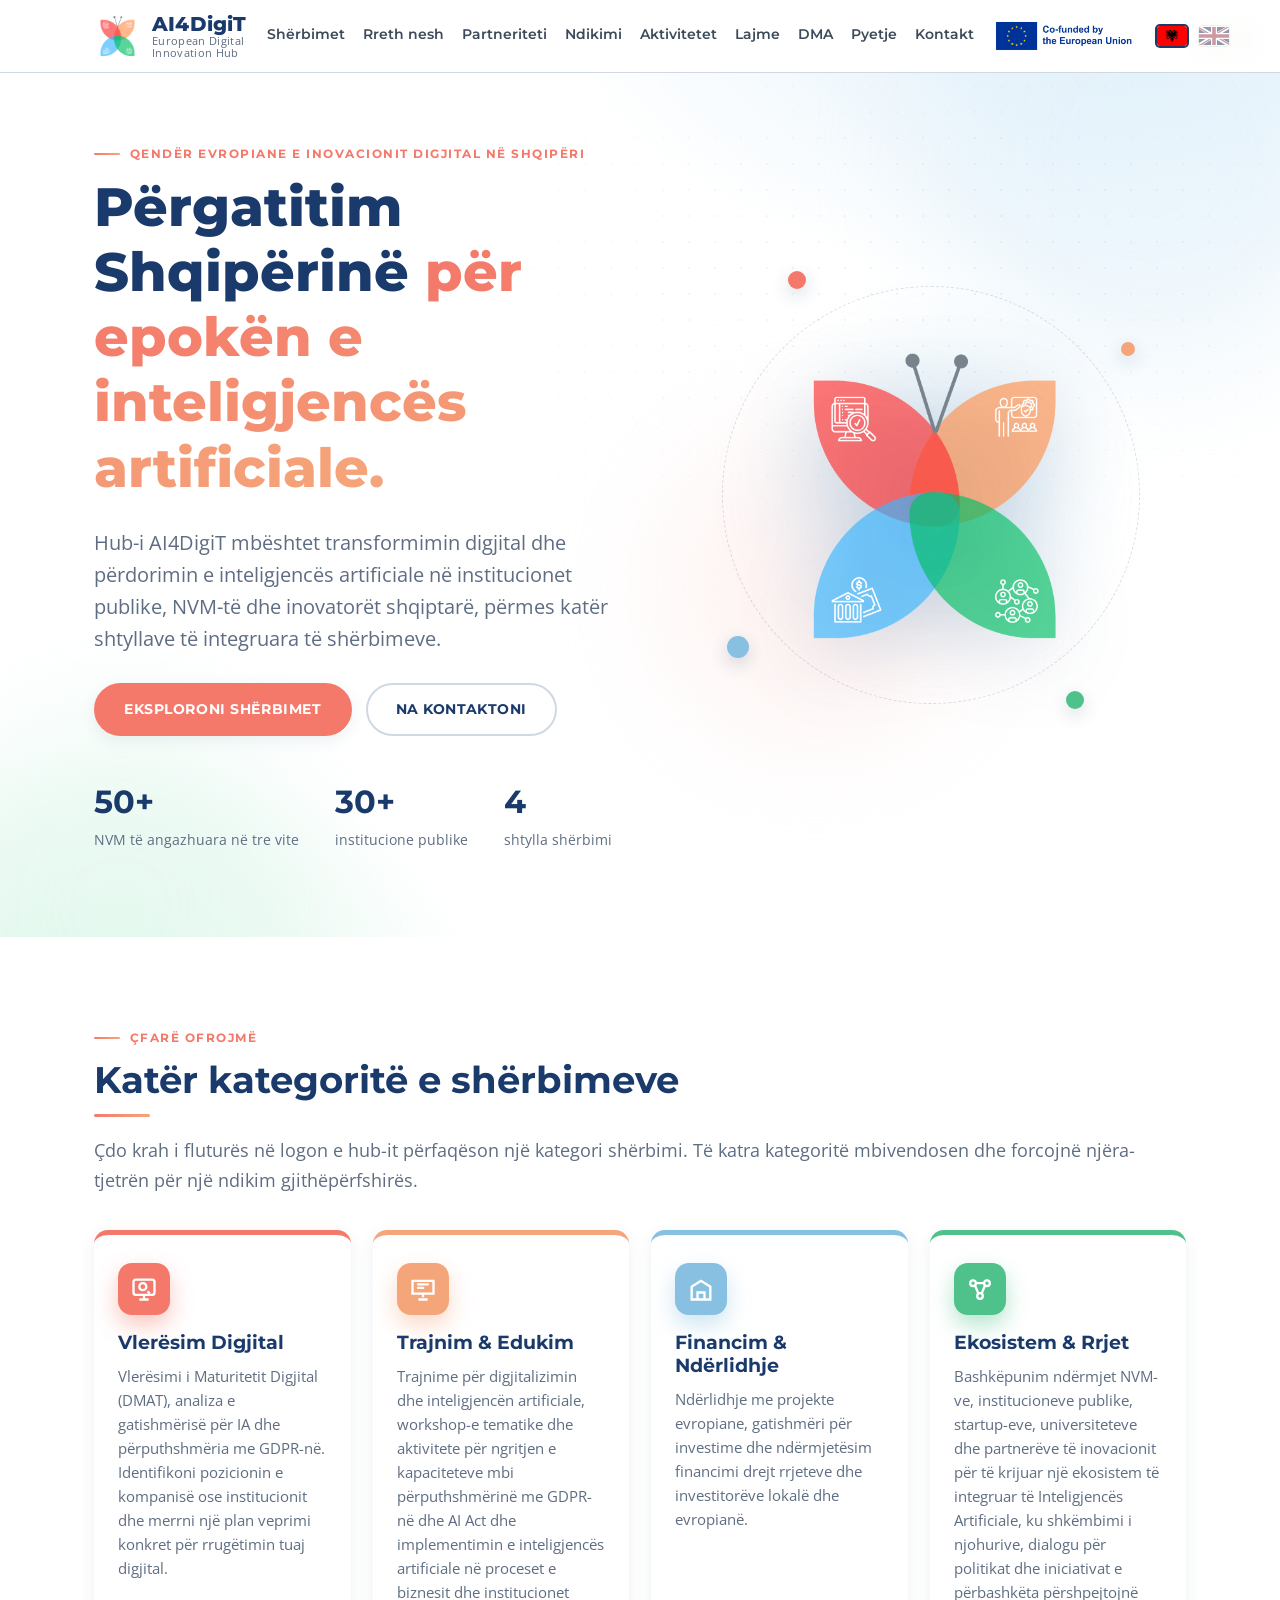
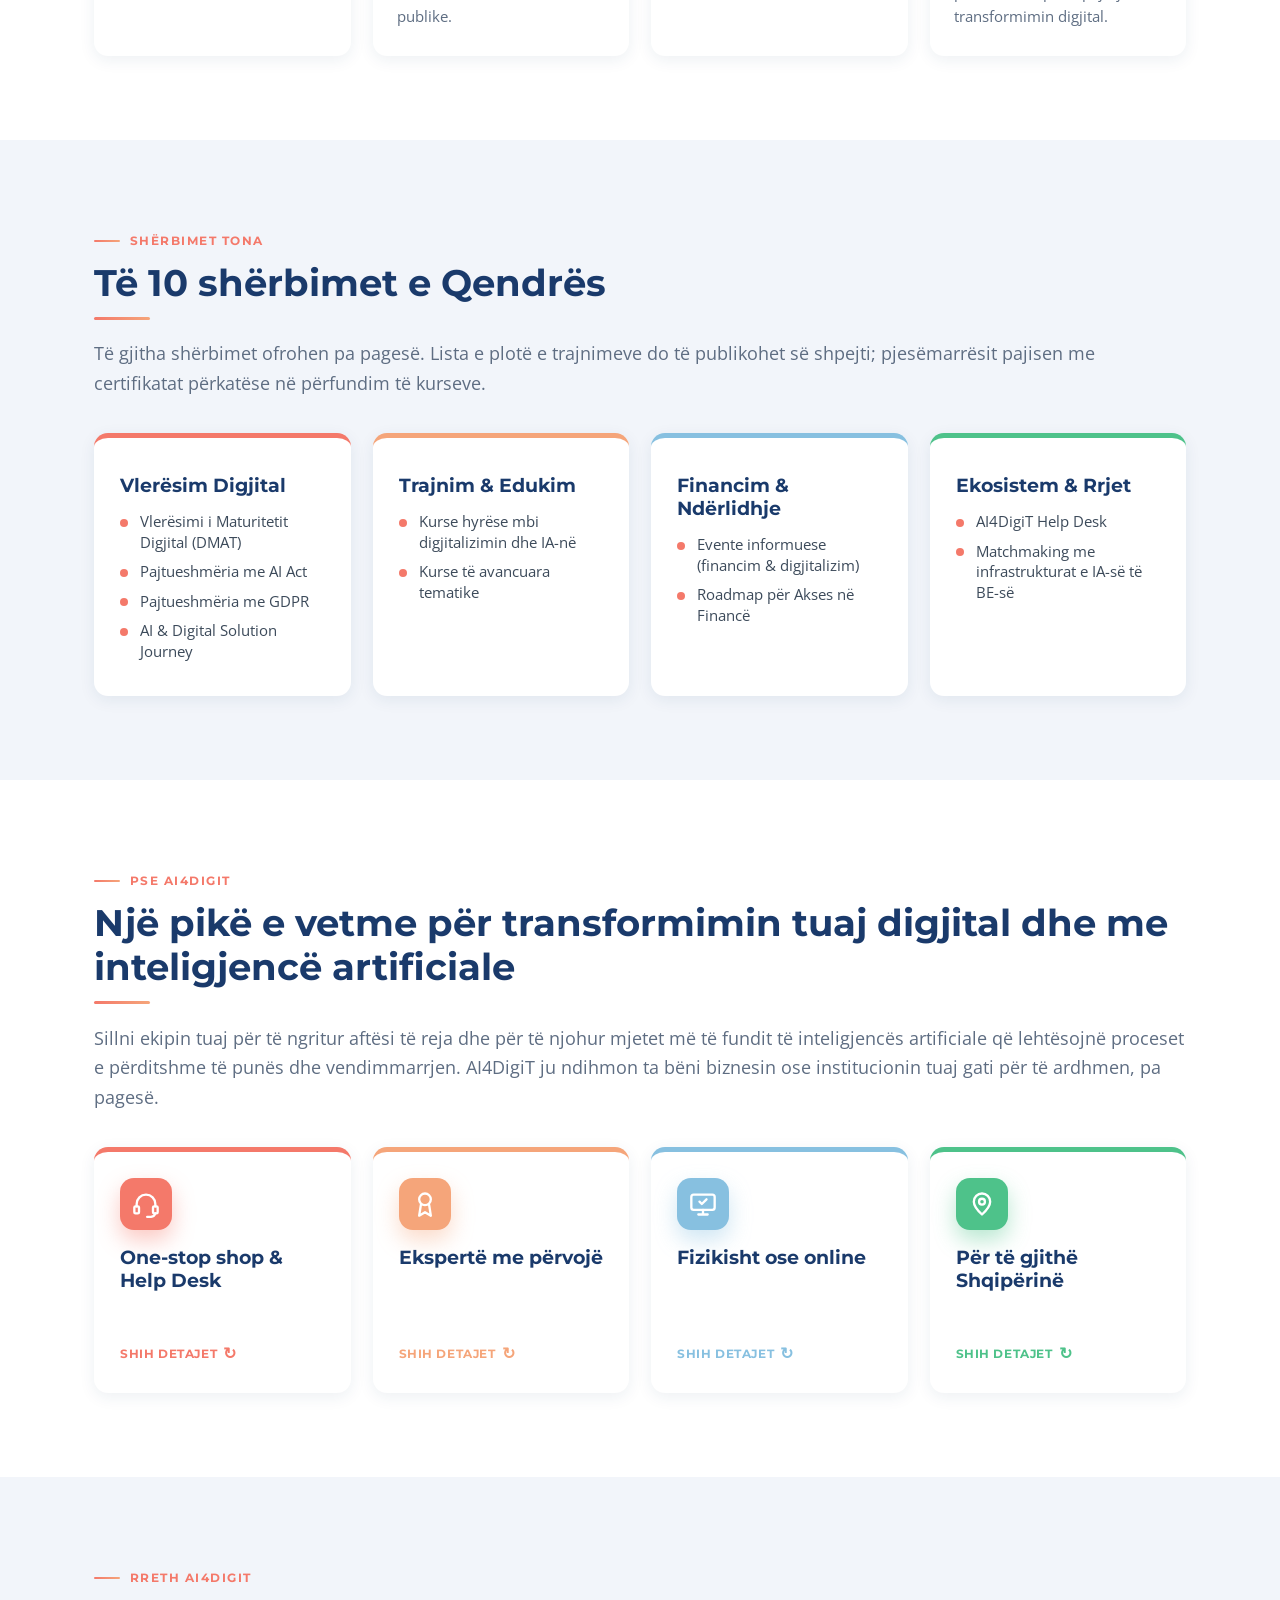
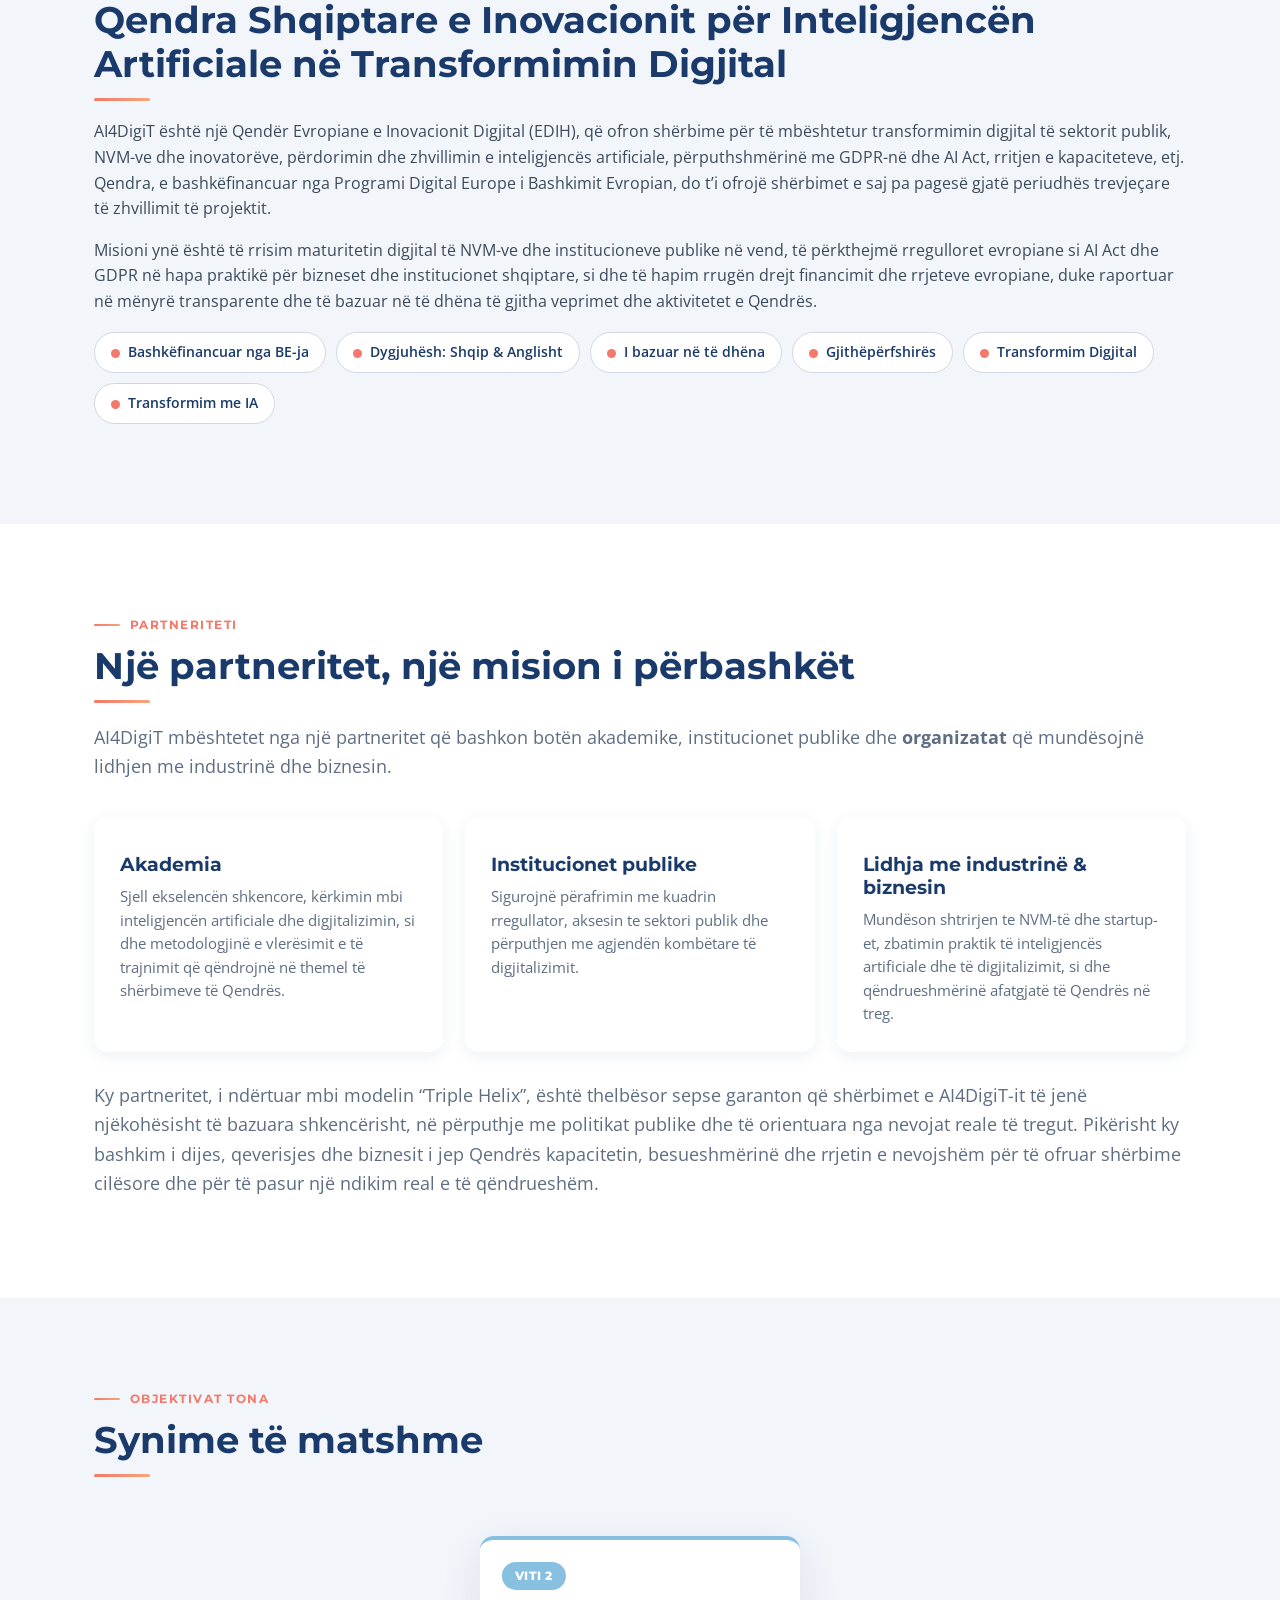
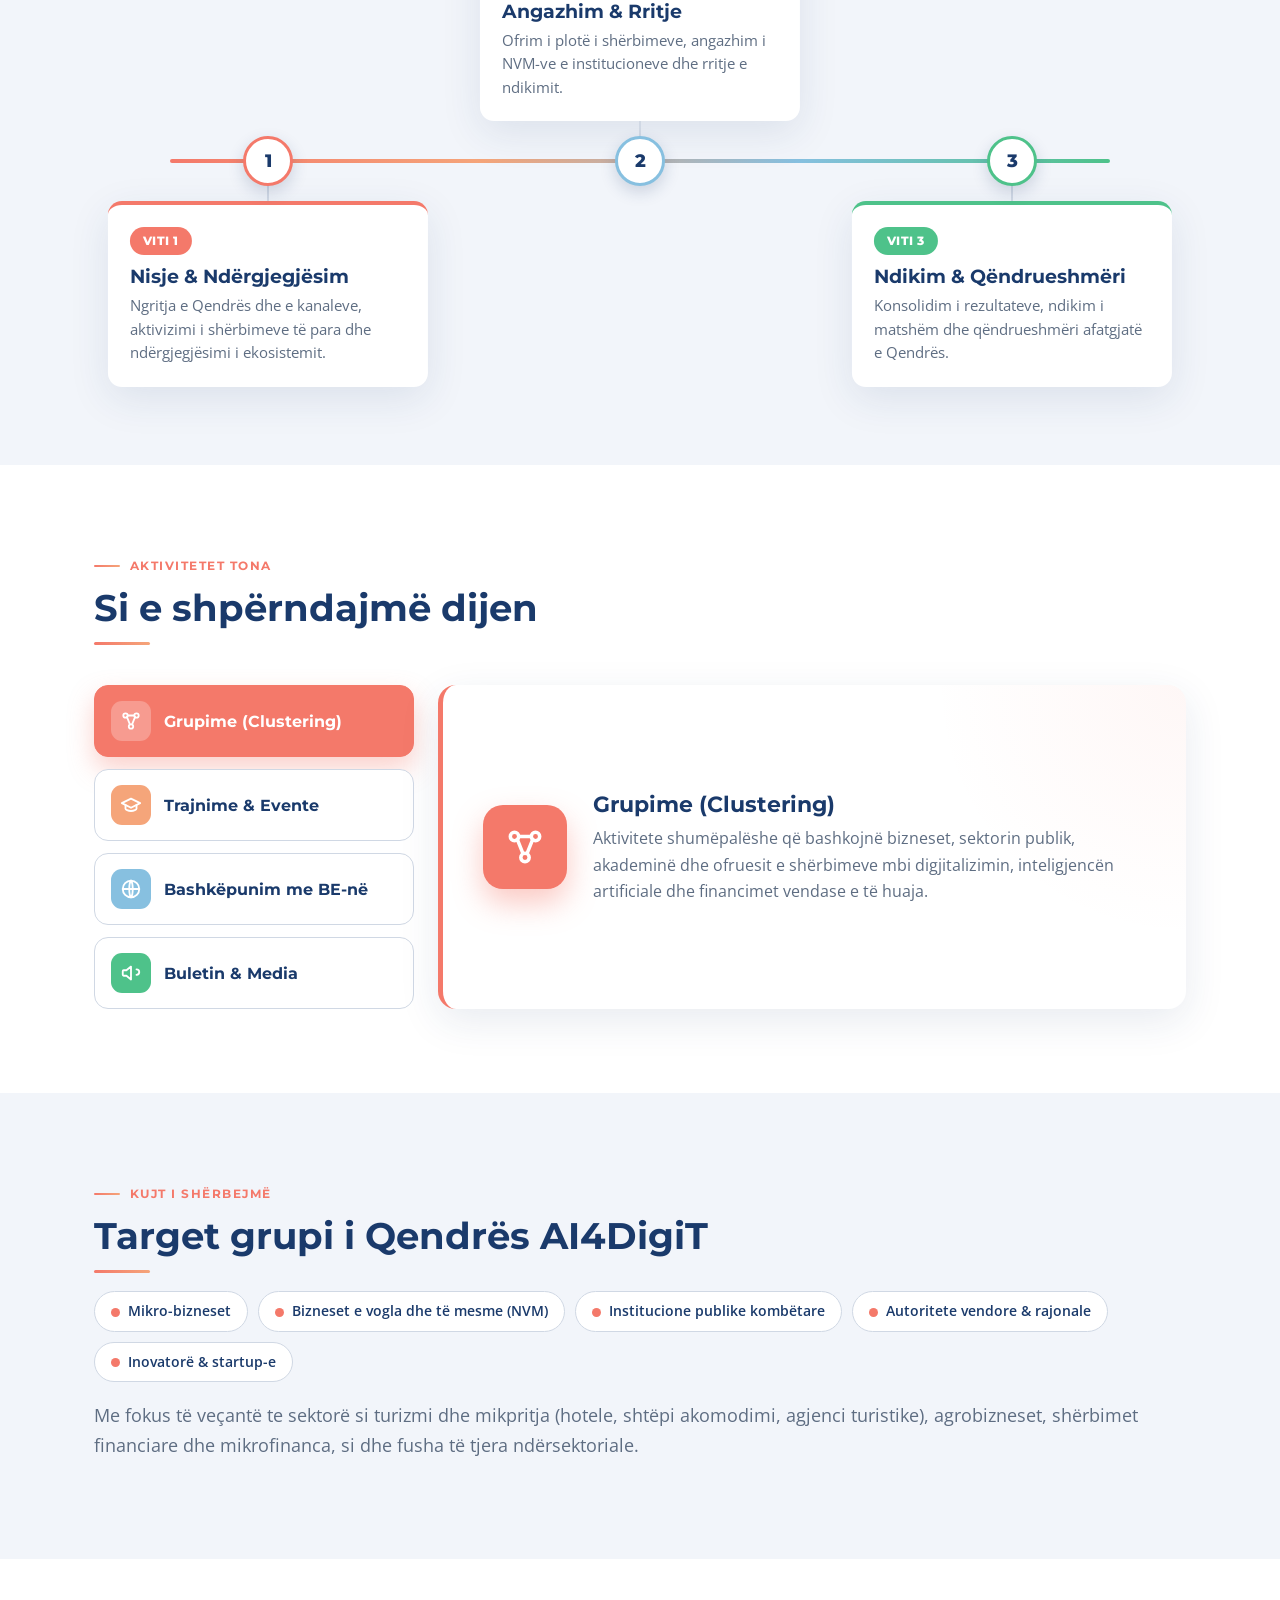
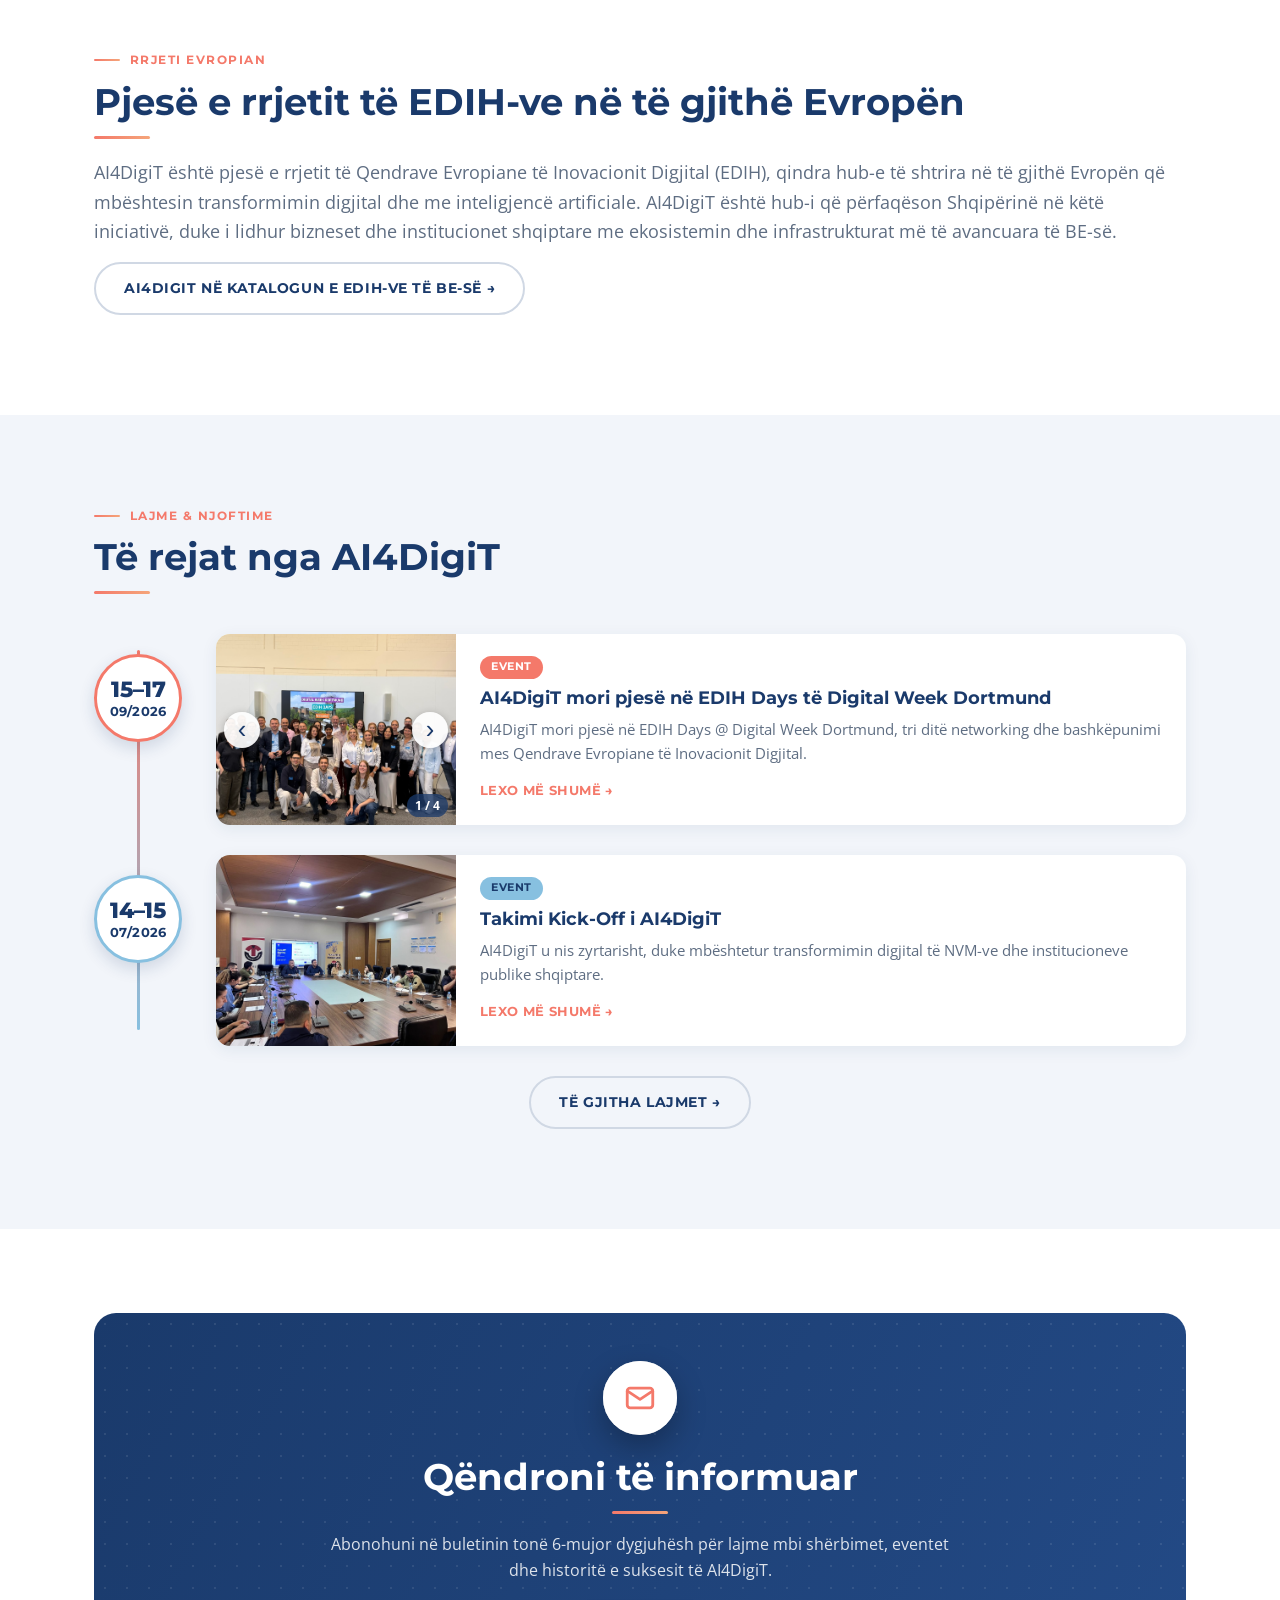
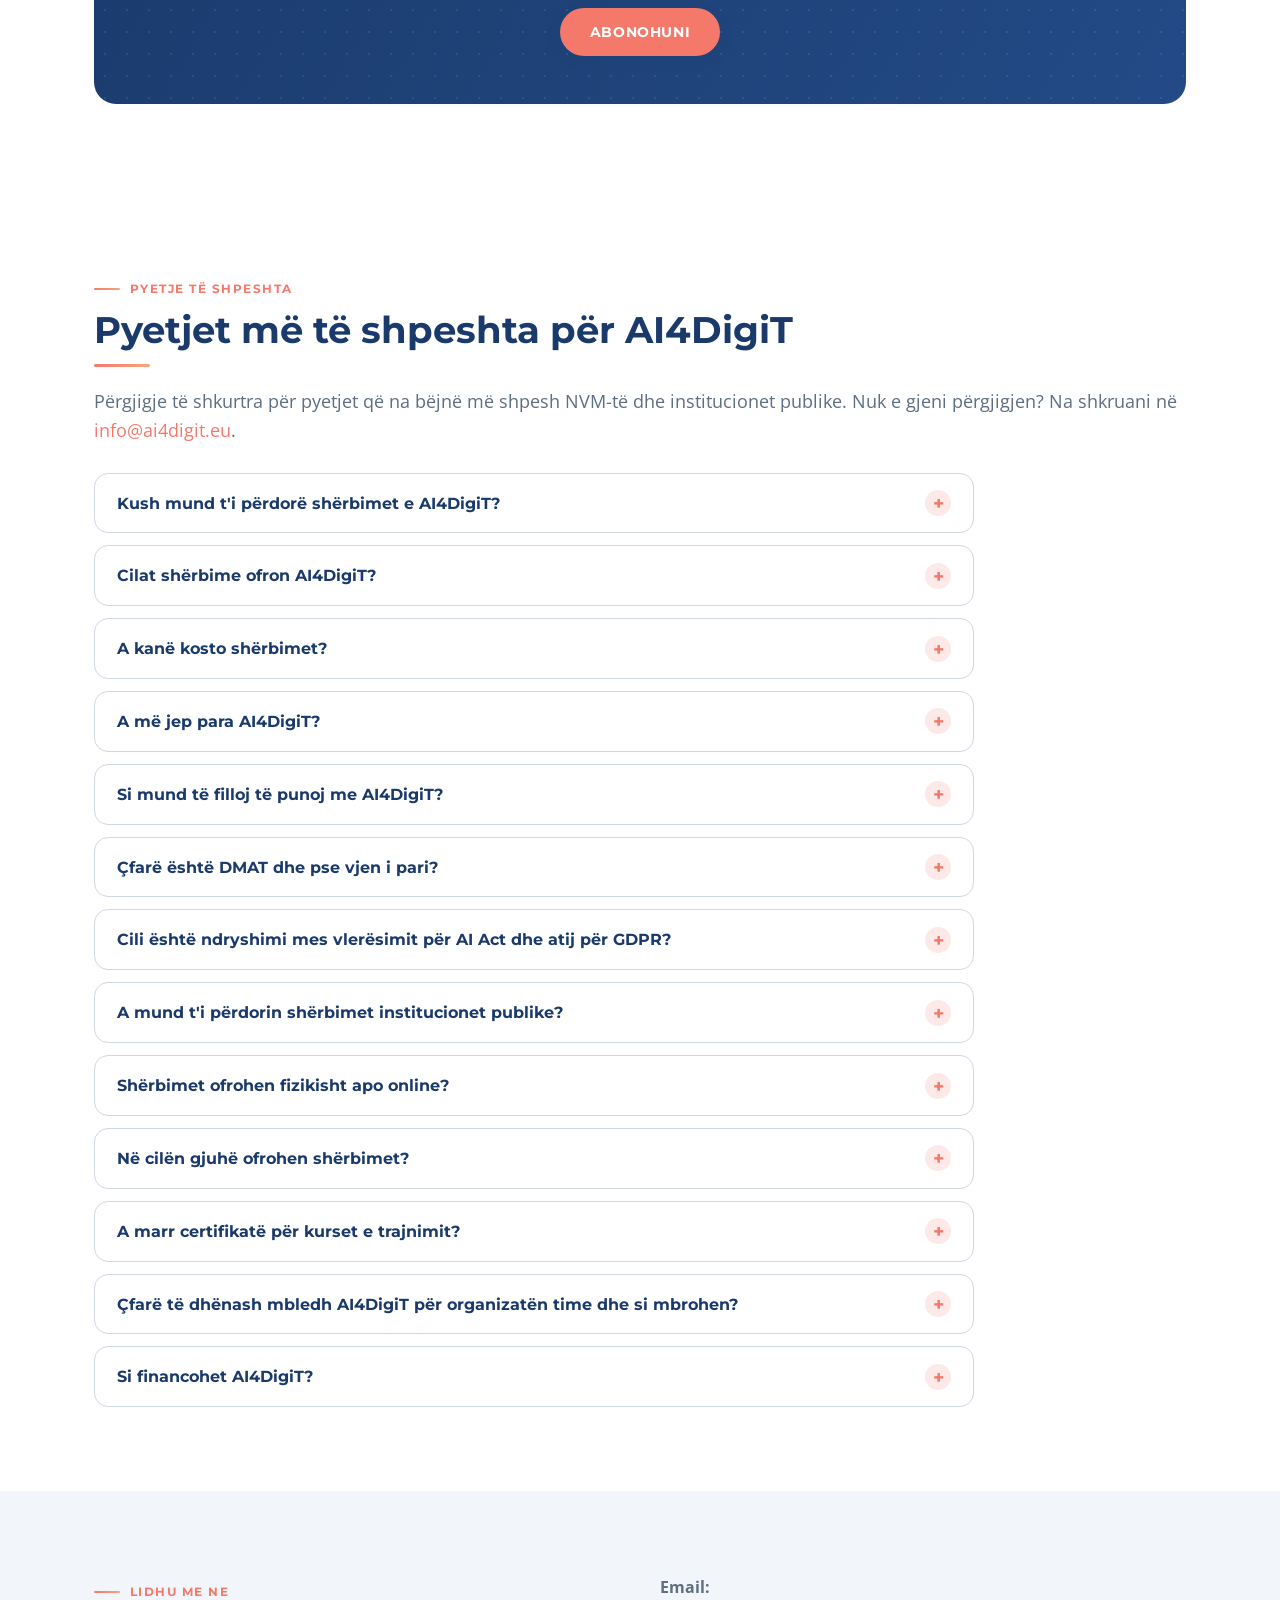
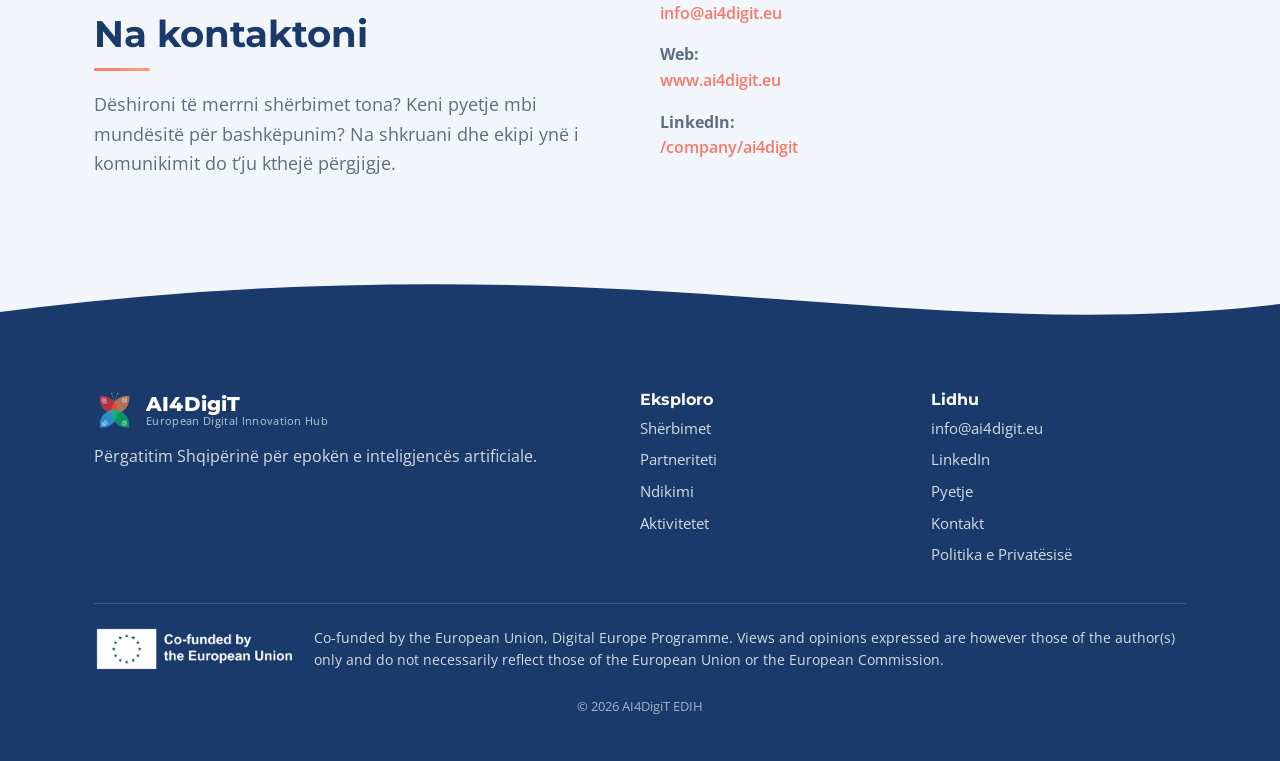
<file: index.html>
<!DOCTYPE html>
<html lang="sq">
<head>
  <meta charset="UTF-8" />
  <meta name="viewport" content="width=device-width, initial-scale=1.0" />
  <title>AI4DigiT, European Digital Innovation Hub</title>
  <meta name="description" data-i18n="meta.desc" content="AI4DigiT, Qendra Evropiane e Inovacionit Digjital për Shqipërinë. Vlerësim digjital, trajnime, financim dhe ekosistem për sektorin publik, NVM-të dhe inovatorët." />
  <link rel="icon" href="assets/ai4digit-logo.png" type="image/png" />
  <link rel="preconnect" href="https://fonts.googleapis.com" />
  <link rel="preconnect" href="https://fonts.gstatic.com" crossorigin />
  <link href="https://fonts.googleapis.com/css2?family=Montserrat:wght@500;600;700;800&family=Open+Sans:wght@400;600&display=swap" rel="stylesheet" />
  <link rel="stylesheet" href="styles.css?v=202611031526" />
  <link rel="stylesheet" href="enhance.css?v=202611031526" />
</head>
<body>
  <a href="#main" class="skip-link" data-i18n="nav.skip">Kalo te përmbajtja</a>

  <!-- ================= HEADER ================= -->
  <header class="site">
    <div class="container nav">
      <a class="brand" href="#top" aria-label="AI4DigiT home">
        <img src="assets/ai4digit-logo.png" alt="" />
        <span class="wordmark">
          <b>AI4DigiT</b>
          <span>European Digital Innovation Hub</span>
        </span>
      </a>

      <nav class="nav-links" id="navlinks" aria-label="Primary">
        <a href="#services" data-i18n="nav.services">Shërbimet</a>
        <a href="#about" data-i18n="nav.about">Rreth nesh</a>
        <a href="#partners" data-i18n="nav.partners">Partneriteti</a>
        <a href="#impact" data-i18n="nav.impact">Ndikimi</a>
        <a href="#activities" data-i18n="nav.activities">Aktivitetet</a>
        <a href="news.html" data-i18n="nav.news">Lajme</a>
        <a href="dma.html" data-i18n="nav.dma">DMA</a>
        <a href="#faq" data-i18n="nav.faq">Pyetje</a>
        <a href="#contact" data-i18n="nav.contact">Kontakt</a>
      </nav>

      <div class="eu-badge" aria-hidden="false">
        <img src="assets/eu-cofunded.png" alt="Co-funded by the European Union" />
      </div>

      <div class="lang-toggle" role="group" aria-label="Language / Gjuha">
        <button data-setlang="sq" class="active" aria-pressed="true" aria-label="Shqip" title="Shqip"><img src="assets/flag-al.svg" alt="Shqip" width="30" height="20"></button>
        <button data-setlang="en" aria-pressed="false" aria-label="English" title="English"><img src="assets/flag-gb.svg" alt="English" width="30" height="20"></button>
      </div>

      <button class="nav-toggle" id="navToggle" aria-label="Menu" aria-expanded="false">
        <span></span><span></span><span></span>
      </button>
    </div>
  </header>

  <main id="main">
    <span id="top"></span>

    <!-- ================= HERO ================= -->
    <section class="hero" style="padding-top:64px;">
      <div class="container hero-grid">
        <div>
          <p class="eyebrow" data-i18n="hero.eyebrow">Qendër Evropiane e Inovacionit Digjital në Shqipëri</p>
          <h1><span data-i18n="hero.title1">Përgatitim Shqipërinë</span> <span class="accent" data-i18n="hero.title2">për epokën e inteligjencës artificiale.</span></h1>
          <p class="lead" data-i18n="hero.lead">Hub-i AI4DigiT mbështet transformimin digjital dhe përdorimin e inteligjencës artificiale në institucionet publike, NVM-të dhe inovatorët shqiptarë, përmes katër shtyllave të integruara të shërbimeve.</p>
          <div class="hero-cta">
            <a class="btn btn-primary" href="#services" data-i18n="hero.cta1">Eksploroni shërbimet</a>
            <a class="btn btn-ghost" href="#contact" data-i18n="hero.cta2">Na kontaktoni</a>
          </div>
          <div class="stats">
            <div class="stat"><b>50+</b><span data-i18n="hero.stat1">NVM të angazhuara në tre vite</span></div>
            <div class="stat"><b>30+</b><span data-i18n="hero.stat2">institucione publike</span></div>
            <div class="stat"><b>4</b><span data-i18n="hero.stat3">shtylla shërbimi</span></div>
          </div>
        </div>
        <div class="hero-art">
          <div class="ring">
            <img src="assets/ai4digit-logo.png" alt="AI4DigiT butterfly, four service pillars" />
          </div>
        </div>
      </div>
    </section>

    <!-- ================= SERVICES / PILLARS ================= -->
    <section id="services">
      <div class="container">
        <p class="eyebrow" data-i18n="services.eyebrow">Çfarë ofrojmë</p>
        <h2 data-i18n="services.title">Katër kategoritë e shërbimeve</h2>
        <p class="lead" data-i18n="services.lead">Çdo krah i fluturës në logon e hub-it përfaqëson një kategori shërbimi. Të katra kategoritë mbivendosen dhe forcojnë njëra-tjetrën për një ndikim gjithëpërfshirës.</p>
        <div class="grid-4" style="margin-top:36px;">

          <article class="pillar" style="--c:var(--coral)">
            <div class="icon" aria-hidden="true"><svg viewBox="0 0 24 24" fill="none" stroke="currentColor" stroke-width="2"><rect x="3" y="4" width="18" height="13" rx="2"/><path d="M8 21h8M12 17v4"/><circle cx="11" cy="10" r="3"/><path d="m15 14 2 2"/></svg></div>
            <h3 data-i18n="p1.title">Vlerësim Digjital</h3>
            <p data-i18n="p1.body">Vlerësimi i Maturitetit Digjital (DMAT), analiza e gatishmërisë për IA dhe përputhshmëria me GDPR-në. Identifikoni pozicionin e kompanisë ose institucionit dhe merrni një plan veprimi konkret për rrugëtimin tuaj digjital.</p>
          </article>

          <article class="pillar" style="--c:var(--peach)">
            <div class="icon" aria-hidden="true"><svg viewBox="0 0 24 24" fill="none" stroke="currentColor" stroke-width="2"><path d="M3 5h18v11H3z"/><path d="M12 16v3M8 21h8"/><path d="M7 11h6M7 8h10"/></svg></div>
            <h3 data-i18n="p2.title">Trajnim & Edukim</h3>
            <p data-i18n="p2.body">Trajnime për digjitalizimin dhe inteligjencën artificiale, workshop-e tematike dhe aktivitete për ngritjen e kapaciteteve mbi përputhshmërinë me GDPR-në dhe AI Act dhe implementimin e inteligjencës artificiale në proceset e biznesit dhe institucionet publike.</p>
          </article>

          <article class="pillar" style="--c:var(--sky)">
            <div class="icon" aria-hidden="true"><svg viewBox="0 0 24 24" fill="none" stroke="currentColor" stroke-width="2"><path d="M3 21h18M4 21V10l8-5 8 5v11"/><path d="M9 21v-6h6v6"/><path d="M12 9v.01"/></svg></div>
            <h3 data-i18n="p3.title">Financim & Ndërlidhje</h3>
            <p data-i18n="p3.body">Ndërlidhje me projekte evropiane, gatishmëri për investime dhe ndërmjetësim financimi drejt rrjeteve dhe investitorëve lokalë dhe evropianë.</p>
          </article>

          <article class="pillar" style="--c:var(--mint)">
            <div class="icon" aria-hidden="true"><svg viewBox="0 0 24 24" fill="none" stroke="currentColor" stroke-width="2"><circle cx="6" cy="7" r="2.4"/><circle cx="18" cy="7" r="2.4"/><circle cx="12" cy="18" r="2.4"/><path d="M7.6 8.6 10.6 16M16.4 8.6 13.4 16M8.4 7h7.2"/></svg></div>
            <h3 data-i18n="p4.title">Ekosistem & Rrjet</h3>
            <p data-i18n="p4.body">Bashkëpunim ndërmjet NVM-ve, institucioneve publike, startup-eve, universiteteve dhe partnerëve të inovacionit për të krijuar një ekosistem të integruar të Inteligjencës Artificiale, ku shkëmbimi i njohurive, dialogu për politikat dhe iniciativat e përbashkëta përshpejtojnë transformimin digjital.</p>
          </article>
        </div>
      </div>
    </section>

    <!-- ================= 10 SERVICES ================= -->
    <section id="services-list" class="section-light">
      <div class="container">
        <p class="eyebrow" data-i18n="svc.eyebrow">Shërbimet tona</p>
        <h2 data-i18n="svc.title">Të 10 shërbimet e Qendrës</h2>
        <p class="lead" data-i18n="svc.note">Të gjitha shërbimet ofrohen pa pagesë. Lista e plotë e trajnimeve do të publikohet së shpejti; pjesëmarrësit pajisen me certifikatat përkatëse në përfundim të kurseve.</p>
        <div class="grid-4" style="margin-top:36px;">
          <div class="card" style="border-top:5px solid var(--coral)">
            <h3 data-i18n="p1.title">Vlerësim Digjital</h3>
            <ul class="svc-ul">
              <li data-i18n="s1">Vlerësimi i Maturitetit Digjital (DMAT)</li>
              <li data-i18n="s2">Pajtueshmëria me AI Act</li>
              <li data-i18n="s3">Pajtueshmëria me GDPR</li>
              <li data-i18n="s4">AI &amp; Digital Solution Journey</li>
            </ul>
          </div>
          <div class="card" style="border-top:5px solid var(--peach)">
            <h3 data-i18n="p2.title">Trajnim &amp; Edukim</h3>
            <ul class="svc-ul">
              <li data-i18n="s5">Kurse hyrëse mbi digjitalizimin dhe IA-në</li>
              <li data-i18n="s6">Kurse të avancuara tematike</li>
            </ul>
          </div>
          <div class="card" style="border-top:5px solid var(--sky)">
            <h3 data-i18n="p3.title">Financim &amp; Ndërlidhje</h3>
            <ul class="svc-ul">
              <li data-i18n="s7">Evente informuese (financim &amp; digjitalizim)</li>
              <li data-i18n="s8">Roadmap për Akses në Financë</li>
            </ul>
          </div>
          <div class="card" style="border-top:5px solid var(--mint)">
            <h3 data-i18n="p4.title">Ekosistem &amp; Rrjet</h3>
            <ul class="svc-ul">
              <li data-i18n="s9">AI4DigiT Help Desk</li>
              <li data-i18n="s10">Matchmaking me infrastrukturat e IA-së të BE-së</li>
            </ul>
          </div>
        </div>
      </div>
    </section>

    <!-- ================= WHY / ONE-STOP SHOP ================= -->
    <section id="why">
      <div class="container">
        <p class="eyebrow" data-i18n="why.eyebrow">Pse AI4DigiT</p>
        <h2 data-i18n="why.title">Një pikë e vetme për transformimin tuaj digjital dhe me inteligjencë artificiale</h2>
        <p class="lead" data-i18n="why.lead">Sillni ekipin tuaj për të ngritur aftësi të reja dhe për të njohur mjetet më të fundit të inteligjencës artificiale që lehtësojnë proceset e përditshme të punës dhe vendimmarrjen. AI4DigiT ju ndihmon ta bëni biznesin ose institucionin tuaj gati për të ardhmen, pa pagesë.</p>
        <div class="grid-4 flip-grid" style="margin-top:36px;">
          <div class="flip" tabindex="0" style="--c:var(--coral)">
            <div class="flip-inner">
              <div class="flip-front">
                <div class="flip-ic" aria-hidden="true"><svg viewBox="0 0 24 24" fill="none" stroke="currentColor" stroke-width="2" stroke-linecap="round" stroke-linejoin="round"><path d="M4 14v-2a8 8 0 0 1 16 0v2"/><rect x="2" y="14" width="4" height="6" rx="1"/><rect x="18" y="14" width="4" height="6" rx="1"/><path d="M20 20a4 4 0 0 1-4 3h-3"/></svg></div>
                <h3 data-i18n="why1.t">One-stop shop & Help Desk</h3>
                <span class="flip-hint" data-i18n="why.more">Shih detajet</span>
              </div>
              <div class="flip-back"><p data-i18n="why1.b">Help Desk-u ynë është pika e parë e kontaktit: na tregoni nevojën tuaj dhe ne ju drejtojmë te shërbimi i duhur, një dritare e vetme për të gjitha shërbimet e Hub-it dhe të ekosistemit evropian të IA-së.</p></div>
            </div>
          </div>

          <div class="flip" tabindex="0" style="--c:var(--peach)">
            <div class="flip-inner">
              <div class="flip-front">
                <div class="flip-ic" aria-hidden="true"><svg viewBox="0 0 24 24" fill="none" stroke="currentColor" stroke-width="2" stroke-linecap="round" stroke-linejoin="round"><circle cx="12" cy="8" r="5"/><path d="M8.5 12.5 7 22l5-3 5 3-1.5-9.5"/></svg></div>
                <h3 data-i18n="why2.t">Ekspertë me përvojë</h3>
                <span class="flip-hint" data-i18n="why.more">Shih detajet</span>
              </div>
              <div class="flip-back"><p data-i18n="why2.b">Shërbimet ofrohen nga ekspertë me përvojë shumëvjeçare në digjitalizim, siguri kibernetike, inteligjencë artificiale, shkrim projektesh dhe trajnime.</p></div>
            </div>
          </div>

          <div class="flip" tabindex="0" style="--c:var(--sky)">
            <div class="flip-inner">
              <div class="flip-front">
                <div class="flip-ic" aria-hidden="true"><svg viewBox="0 0 24 24" fill="none" stroke="currentColor" stroke-width="2" stroke-linecap="round" stroke-linejoin="round"><rect x="2" y="4" width="20" height="13" rx="2"/><path d="M8 21h8M12 17v4"/><path d="m9 10 2 2 4-4"/></svg></div>
                <h3 data-i18n="why3.t">Fizikisht ose online</h3>
                <span class="flip-hint" data-i18n="why.more">Shih detajet</span>
              </div>
              <div class="flip-back"><p data-i18n="why3.b">Të gjitha shërbimet ofrohen fizikisht, në zyrat tona në Tiranë, ose online, sipas preferencës dhe komoditetit tuaj.</p></div>
            </div>
          </div>

          <div class="flip" tabindex="0" style="--c:var(--mint)">
            <div class="flip-inner">
              <div class="flip-front">
                <div class="flip-ic" aria-hidden="true"><svg viewBox="0 0 24 24" fill="none" stroke="currentColor" stroke-width="2" stroke-linecap="round" stroke-linejoin="round"><path d="M12 21s-7-6.5-7-11a7 7 0 0 1 14 0c0 4.5-7 11-7 11Z"/><circle cx="12" cy="10" r="2.5"/></svg></div>
                <h3 data-i18n="why4.t">Për të gjithë Shqipërinë</h3>
                <span class="flip-hint" data-i18n="why.more">Shih detajet</span>
              </div>
              <div class="flip-back"><p data-i18n="why4.b">U shërbejmë të gjitha kompanive që operojnë në territorin e Shqipërisë, si dhe kompanive ndërkombëtare që kanë degë në Shqipëri.</p></div>
            </div>
          </div>
        </div>
      </div>
    </section>

    <!-- ================= ABOUT ================= -->
    <section id="about" class="section-light">
      <div class="container">
        <div>
          <p class="eyebrow" data-i18n="about.eyebrow">Rreth AI4DigiT</p>
          <h2 data-i18n="about.title">Qendra Shqiptare e Inovacionit për Inteligjencën Artificiale në Transformimin Digjital</h2>
          <p data-i18n="about.p1">AI4DigiT është një Qendër Evropiane e Inovacionit Digjital (EDIH), që ofron shërbime për të mbështetur transformimin digjital të sektorit publik, NVM-ve dhe inovatorëve, përdorimin dhe zhvillimin e inteligjencës artificiale, përputhshmërinë me GDPR-në dhe AI Act, rritjen e kapaciteteve, etj. Qendra, e bashkëfinancuar nga Programi Digital Europe i Bashkimit Evropian, do t’i ofrojë shërbimet e saj pa pagesë gjatë periudhës trevjeçare të zhvillimit të projektit.</p>
          <p data-i18n="about.p2">Misioni ynë është të rrisim maturitetin digjital të NVM-ve dhe institucioneve publike në vend, të përkthejmë rregulloret evropiane si AI Act dhe GDPR në hapa praktikë për bizneset dhe institucionet shqiptare, si dhe të hapim rrugën drejt financimit dhe rrjeteve evropiane, duke raportuar në mënyrë transparente dhe të bazuar në të dhëna të gjitha veprimet dhe aktivitetet e Qendrës.</p>
          <p class="chips" style="margin-top:18px;">
            <span class="chip" data-i18n="about.v1">Bashkëfinancuar nga BE-ja</span>
            <span class="chip" data-i18n="about.v2">Dygjuhësh: Shqip & Anglisht</span>
            <span class="chip" data-i18n="about.v3">I bazuar në të dhëna</span>
            <span class="chip" data-i18n="about.v4">Gjithëpërfshirës</span>
            <span class="chip" data-i18n="about.v5">Transformim Digjital</span>
            <span class="chip" data-i18n="about.v6">Transformim me IA</span>
          </p>
        </div>
      </div>
    </section>

    <!-- ================= PARTNERS / CONSORTIUM ================= -->
    <section id="partners">
      <div class="container">
        <p class="eyebrow" data-i18n="partners.eyebrow">Partneriteti</p>
        <h2 data-i18n="partners.title">Një partneritet, një mision i përbashkët</h2>
        <p class="lead" data-i18n="partners.lead">AI4DigiT mbështetet nga një partneritet që bashkon botën akademike, institucionet publike dhe <strong>organizatat</strong> që mundësojnë lidhjen me industrinë dhe biznesin.</p>
        <div class="grid-3" style="margin-top:36px;">
          <div class="card">
            <h3 data-i18n="cons1.t">Akademia</h3>
            <p data-i18n="cons1.b">Sjell ekselencën shkencore, kërkimin mbi inteligjencën artificiale dhe digjitalizimin, si dhe metodologjinë e vlerësimit e të trajnimit që qëndrojnë në themel të shërbimeve të Qendrës.</p>
          </div>
          <div class="card">
            <h3 data-i18n="cons2.t">Institucionet publike</h3>
            <p data-i18n="cons2.b">Sigurojnë përafrimin me kuadrin rregullator, aksesin te sektori publik dhe përputhjen me agjendën kombëtare të digjitalizimit.</p>
          </div>
          <div class="card">
            <h3 data-i18n="cons3.t">Lidhja me industrinë & biznesin</h3>
            <p data-i18n="cons3.b">Mundëson shtrirjen te NVM-të dhe startup-et, zbatimin praktik të inteligjencës artificiale dhe të digjitalizimit, si dhe qëndrueshmërinë afatgjatë të Qendrës në treg.</p>
          </div>
        </div>
        <p class="lead" data-i18n="partners.why" style="margin-top:28px;">Ky partneritet, i ndërtuar mbi modelin “Triple Helix”, është thelbësor sepse garanton që shërbimet e AI4DigiT-it të jenë njëkohësisht të bazuara shkencërisht, në përputhje me politikat publike dhe të orientuara nga nevojat reale të tregut. Pikërisht ky bashkim i dijes, qeverisjes dhe biznesit i jep Qendrës kapacitetin, besueshmërinë dhe rrjetin e nevojshëm për të ofruar shërbime cilësore dhe për të pasur një ndikim real e të qëndrueshëm.</p>
      </div>
    </section>

    <!-- ================= IMPACT / KPI ================= -->
    <section id="impact" class="section-light">
      <div class="container">
        <p class="eyebrow" data-i18n="impact.eyebrow">Objektivat tona</p>
        <h2 data-i18n="impact.title">Synime të matshme</h2>

        <div class="htimeline" style="margin-top:64px;">
          <div class="htl-track" aria-hidden="true"></div>

          <div class="htl-item i1">
            <div class="htl-node" aria-hidden="true"><span>1</span></div>
            <div class="htl-card">
              <span class="htl-year" data-i18n="ph1.yr">Viti 1</span>
              <h3 data-i18n="ph1.t">Nisje & Ndërgjegjësim</h3>
              <p data-i18n="ph1.d">Ngritja e Qendrës dhe e kanaleve, aktivizimi i shërbimeve të para dhe ndërgjegjësimi i ekosistemit.</p>
            </div>
          </div>

          <div class="htl-item i2">
            <div class="htl-node" aria-hidden="true"><span>2</span></div>
            <div class="htl-card">
              <span class="htl-year" data-i18n="ph2.yr">Viti 2</span>
              <h3 data-i18n="ph2.t">Angazhim & Rritje</h3>
              <p data-i18n="ph2.d">Ofrim i plotë i shërbimeve, angazhim i NVM-ve e institucioneve dhe rritje e ndikimit.</p>
            </div>
          </div>

          <div class="htl-item i3">
            <div class="htl-node" aria-hidden="true"><span>3</span></div>
            <div class="htl-card">
              <span class="htl-year" data-i18n="ph3.yr">Viti 3</span>
              <h3 data-i18n="ph3.t">Ndikim & Qëndrueshmëri</h3>
              <p data-i18n="ph3.d">Konsolidim i rezultateve, ndikim i matshëm dhe qëndrueshmëri afatgjatë e Qendrës.</p>
            </div>
          </div>
        </div>
      </div>
    </section>

    <!-- ================= ACTIVITIES ================= -->
    <section id="activities">
      <div class="container">
        <p class="eyebrow" data-i18n="act.eyebrow">Aktivitetet tona</p>
        <h2 data-i18n="act.title">Si e shpërndajmë dijen</h2>
        <div class="ksh" style="margin-top:40px;">
          <div class="ksh-tabs" role="tablist" aria-label="How we share knowledge">
            <button class="ksh-tab active" data-ksh="0" role="tab" aria-selected="true" style="--c:var(--coral)">
              <span class="ksh-ic" aria-hidden="true"><svg viewBox="0 0 24 24" fill="none" stroke="currentColor" stroke-width="2" stroke-linecap="round" stroke-linejoin="round"><circle cx="6" cy="6" r="2.4"/><circle cx="18" cy="6" r="2.4"/><circle cx="12" cy="18" r="2.4"/><path d="M7.6 7.6 10.8 15.6M16.4 7.6 13.2 15.6M8.4 6h7.2"/></svg></span>
              <span class="ksh-lbl" data-i18n="act1.t">Grupime (Clustering)</span>
            </button>
            <button class="ksh-tab" data-ksh="1" role="tab" aria-selected="false" style="--c:var(--peach)">
              <span class="ksh-ic" aria-hidden="true"><svg viewBox="0 0 24 24" fill="none" stroke="currentColor" stroke-width="2" stroke-linecap="round" stroke-linejoin="round"><path d="m22 10-10-5L2 10l10 5 10-5Z"/><path d="M6 12v4c0 1.1 2.7 2.5 6 2.5s6-1.4 6-2.5v-4"/></svg></span>
              <span class="ksh-lbl" data-i18n="act3.t">Trajnime & Evente</span>
            </button>
            <button class="ksh-tab" data-ksh="2" role="tab" aria-selected="false" style="--c:var(--sky)">
              <span class="ksh-ic" aria-hidden="true"><svg viewBox="0 0 24 24" fill="none" stroke="currentColor" stroke-width="2" stroke-linecap="round" stroke-linejoin="round"><circle cx="12" cy="12" r="9"/><path d="M3 12h18"/><path d="M12 3c2.5 2.6 2.5 15.4 0 18M12 3c-2.5 2.6-2.5 15.4 0 18"/></svg></span>
              <span class="ksh-lbl" data-i18n="act4.t">Bashkëpunim me BE-në</span>
            </button>
            <button class="ksh-tab" data-ksh="3" role="tab" aria-selected="false" style="--c:var(--mint)">
              <span class="ksh-ic" aria-hidden="true"><svg viewBox="0 0 24 24" fill="none" stroke="currentColor" stroke-width="2" stroke-linecap="round" stroke-linejoin="round"><path d="M18 8a3 3 0 0 1 0 6"/><path d="M3 10v4a1 1 0 0 0 1 1h3l5 4V5L7 9H4a1 1 0 0 0-1 1Z"/></svg></span>
              <span class="ksh-lbl" data-i18n="act5.t">Buletin & Media</span>
            </button>
          </div>

          <div class="ksh-stage">
            <div class="ksh-panel active" data-ksh="0" role="tabpanel" style="--c:var(--coral)">
              <div class="ksh-panel-ic" aria-hidden="true"><svg viewBox="0 0 24 24" fill="none" stroke="currentColor" stroke-width="2" stroke-linecap="round" stroke-linejoin="round"><circle cx="6" cy="6" r="2.4"/><circle cx="18" cy="6" r="2.4"/><circle cx="12" cy="18" r="2.4"/><path d="M7.6 7.6 10.8 15.6M16.4 7.6 13.2 15.6M8.4 6h7.2"/></svg></div>
              <div><h3 data-i18n="act1.t">Grupime (Clustering)</h3><p data-i18n="act1.b">Aktivitete shumëpalëshe që bashkojnë bizneset, sektorin publik, akademinë dhe ofruesit e shërbimeve mbi digjitalizimin, inteligjencën artificiale dhe financimet vendase e të huaja.</p></div>
            </div>
            <div class="ksh-panel" data-ksh="1" role="tabpanel" style="--c:var(--peach)">
              <div class="ksh-panel-ic" aria-hidden="true"><svg viewBox="0 0 24 24" fill="none" stroke="currentColor" stroke-width="2" stroke-linecap="round" stroke-linejoin="round"><path d="m22 10-10-5L2 10l10 5 10-5Z"/><path d="M6 12v4c0 1.1 2.7 2.5 6 2.5s6-1.4 6-2.5v-4"/></svg></div>
              <div><h3 data-i18n="act3.t">Trajnime & Evente</h3><p data-i18n="act3.b">Trajnime për Maturitetin Digjital, Pajtueshmërinë me IA Act, GDPR dhe teknika të implementimit të IA për biznese dhe institucione publike, me certifikimet përkatëse.</p></div>
            </div>
            <div class="ksh-panel" data-ksh="2" role="tabpanel" style="--c:var(--sky)">
              <div class="ksh-panel-ic" aria-hidden="true"><svg viewBox="0 0 24 24" fill="none" stroke="currentColor" stroke-width="2" stroke-linecap="round" stroke-linejoin="round"><circle cx="12" cy="12" r="9"/><path d="M3 12h18"/><path d="M12 3c2.5 2.6 2.5 15.4 0 18M12 3c-2.5 2.6-2.5 15.4 0 18"/></svg></div>
              <div><h3 data-i18n="act4.t">Bashkëpunim me BE-në</h3><p data-i18n="act4.b">Bashkëpunime me projekte të tjera të financuara nga BE-ja për të maksimizuar sinergjitë.</p></div>
            </div>
            <div class="ksh-panel" data-ksh="3" role="tabpanel" style="--c:var(--mint)">
              <div class="ksh-panel-ic" aria-hidden="true"><svg viewBox="0 0 24 24" fill="none" stroke="currentColor" stroke-width="2" stroke-linecap="round" stroke-linejoin="round"><path d="M18 8a3 3 0 0 1 0 6"/><path d="M3 10v4a1 1 0 0 0 1 1h3l5 4V5L7 9H4a1 1 0 0 0-1 1Z"/></svg></div>
              <div><h3 data-i18n="act5.t">Buletin & Media</h3><p data-i18n="act5.b">Buletin 6-mujor dygjuhësh, njoftime për shtyp dhe prani aktive në rrjetet sociale.</p></div>
            </div>
          </div>
        </div>
      </div>
    </section>

    <!-- ================= AUDIENCES ================= -->
    <section class="section-light">
      <div class="container">
        <p class="eyebrow" data-i18n="aud.eyebrow">Kujt i shërbejmë</p>
        <h2 data-i18n="aud.title">Target grupi i Qendrës AI4DigiT</h2>
        <div class="chips" style="margin-top:18px;">
          <span class="chip" data-i18n="aud1">Mikro-bizneset</span>
          <span class="chip" data-i18n="aud1b">Bizneset e vogla dhe të mesme (NVM)</span>
          <span class="chip" data-i18n="aud2">Institucione publike kombëtare</span>
          <span class="chip" data-i18n="aud3">Autoritete vendore & rajonale</span>
          <span class="chip" data-i18n="aud4">Inovatorë & startup-e</span>
        </div>
        <p class="lead" data-i18n="aud.sectors" style="margin-top:18px;">Me fokus të veçantë te sektorë si turizmi dhe mikpritja (hotele, shtëpi akomodimi, agjenci turistike), agrobizneset, shërbimet financiare dhe mikrofinanca, si dhe fusha të tjera ndërsektoriale.</p>
      </div>
    </section>

    <!-- ================= EDIH NETWORK ================= -->
    <section id="network">
      <div class="container">
        <p class="eyebrow" data-i18n="net.eyebrow">Rrjeti evropian</p>
        <h2 data-i18n="net.title">Pjesë e rrjetit të EDIH-ve në të gjithë Evropën</h2>
        <p class="lead" data-i18n="net.body">AI4DigiT është pjesë e rrjetit të Qendrave Evropiane të Inovacionit Digjital (EDIH), qindra hub-e të shtrira në të gjithë Evropën që mbështesin transformimin digjital dhe me inteligjencë artificiale. AI4DigiT është hub-i që përfaqëson Shqipërinë në këtë iniciativë, duke i lidhur bizneset dhe institucionet shqiptare me ekosistemin dhe infrastrukturat më të avancuara të BE-së.</p>
        <p style="margin-top:16px;">
          <a class="btn btn-ghost" href="https://european-digital-innovation-hubs.ec.europa.eu/edih-catalogue/ai4digit" target="_blank" rel="noopener" data-i18n="net.cta">AI4DigiT në katalogun e EDIH-ve të BE-së →</a>
        </p>
      </div>
    </section>

    <!-- ================= NEWS TIMELINE ================= -->
    <section id="news" class="section-light">
      <div class="container">
        <p class="eyebrow" data-i18n="news.eyebrow">Lajme & Njoftime</p>
        <h2 data-i18n="news.title">Të rejat nga AI4DigiT</h2>
        <div class="timeline-news" data-news-list data-news-limit="3"></div>
        <noscript><p><a href="news.html">Të gjitha lajmet / All news</a></p></noscript>
        <p style="text-align:center;margin-top:8px;"><a class="btn btn-ghost" href="news.html" data-i18n="news.all">Të gjitha lajmet →</a></p>
      </div>
    </section>

    <!-- ================= NEWSLETTER CTA ================= -->
    <section>
      <div class="container">
        <div class="cta-band">
          <h2 data-i18n="cta.title">Qëndroni të informuar</h2>
          <p data-i18n="cta.body">Abonohuni në buletinin tonë 6-mujor dygjuhësh për lajme mbi shërbimet, eventet dhe historitë e suksesit të AI4DigiT.</p>
          <div class="subscribe">
            <button class="btn btn-primary" type="button" data-open-sub data-i18n="cta.btn">Abonohuni</button>
          </div>
        </div>
      </div>
    </section>

    <!-- FAQ:START (generated by faq/build_faq.py from the AI4DigiT knowledge base; do not edit by hand) -->
    <section id="faq">
      <div class="container">
        <p class="eyebrow" data-i18n="faq.eyebrow">Pyetje të shpeshta</p>
        <h2 data-i18n="faq.title">Pyetjet më të shpeshta për AI4DigiT</h2>
        <p class="lead" data-i18n="faq.lead">Përgjigje të shkurtra për pyetjet që na bëjnë më shpesh NVM-të dhe institucionet publike. Nuk e gjeni përgjigjen? Na shkruani në <a href="mailto:info@ai4digit.eu">info@ai4digit.eu</a>.</p>
        <div class="faq-list" data-faq-lang="sq">
<details class="faq-item" id="faq-who-can-use-ai4digit-services"><summary>Kush mund t&#x27;i përdorë shërbimet e AI4DigiT?</summary><div class="faq-answer"><p>AI4DigiT u shërben organizatave që operojnë në Shqipëri:</p>
<ul><li>Mikro-ndërmarrjet</li><li>Ndërmarrjet e vogla dhe të mesme (NVM)</li><li>Institucionet publike kombëtare</li><li>Autoritetet vendore dhe rajonale</li><li>Inovatorët dhe start-up-et</li></ul>
<p>Kompanitë ndërkombëtare me një degë në Shqipëri janë gjithashtu të pranueshme, për aktivitetin e asaj dege.</p>
<p>Ka një fokus të veçantë te turizmi dhe mikpritja (hotele, shtëpi pritëse, agjenci udhëtimi), agrobiznesi, shërbimet financiare dhe mikrofinanca, si dhe tregtia dhe prodhimi. Megjithatë shërbimet janë ndërsektoriale dhe asnjë organizatë e pranueshme nuk refuzohet për shkak të sektorit.</p></div></details>
<details class="faq-item" id="faq-which-services-does-ai4digit-provide"><summary>Cilat shërbime ofron AI4DigiT?</summary><div class="faq-answer"><p>AI4DigiT ofron dhjetë shërbime, të gjitha pa pagesë, të grupuara në katër familje. Më poshtë jepet një përshkrim i shkurtër i secilit.</p>
<h4>Vlerësim Digjital</h4>
<ul><li><strong>Vlerësimi i Maturitetit Digjital (DMAT).</strong> Një vlerësim i strukturuar i gjendjes suaj digjitale, që përfundon me një raport dhe një plan veprimi të prioritizuar.</li><li><strong>Pajtueshmëria me AI Act.</strong> Një rishikim i sistemeve të inteligjencës artificiale që përdorni, duke klasifikuar secilin sipas rrezikut dhe duke përcaktuar detyrimet tuaja sipas Aktit Evropian për IA-në.</li><li><strong>Pajtueshmëria me GDPR.</strong> Një rishikim i mbrojtjes së të dhënave kundrejt GDPR-së dhe ligjit shqiptar të përafruar, që përfundon me një plan veprimi.</li><li><strong>AI &amp; Digital Solution Journey.</strong> Udhëzim që i kthen rezultatet e vlerësimit tuaj në një plan rrugë të kostuar dhe të sekuencuar për zgjidhjet digjitale dhe me IA që ia vlen të investohen.</li></ul>
<h4>Trajnim &amp; Edukim</h4>
<ul><li><strong>Kurse hyrëse mbi digjitalizimin dhe IA-në.</strong> Kurse bazë katërorëshe për stafin dhe menaxherët jo-teknikë, me certifikatë në përfundim.</li><li><strong>Kurse të avancuara tematike.</strong> Kurse të thelluara gjashtëmbëdhjetëorëshe për ata që do të zbatojnë zgjidhjet digjitale dhe me IA.</li></ul>
<h4>Financim &amp; Ndërlidhje</h4>
<ul><li><strong>Evente informuese dhe workshop-e.</strong> Evente ndërgjegjësimi dhe grupimi që bashkojnë biznesin, sektorin publik, akademinë dhe financuesit.</li><li><strong>Roadmap për Akses në Financë.</strong> Identifikon financimin që mund të siguroni realisht për një investim digjital, ju përgatit për të aplikuar dhe ju lidh me financuesit.</li></ul>
<h4>Ekosistem &amp; Rrjet</h4>
<ul><li><strong>Help Desk dhe One-Stop Shop.</strong> Pika e vetme e kontaktit. Na tregoni nevojën tuaj dhe ne ju drejtojmë te shërbimi i duhur.</li><li><strong>Matchmaking me infrastrukturat e IA-së të BE-së.</strong> Ju lidh me qendrat evropiane të testimit, fabrikat e IA-së, kapacitetet superkompjuterike, hub-e të tjera inovacioni dhe partnerë të mundshëm.</li></ul></div></details>
<details class="faq-item" id="faq-do-the-services-cost-anything"><summary>A kanë kosto shërbimet?</summary><div class="faq-answer"><p>Jo. Çdo shërbim i AI4DigiT është pa pagesë për përfituesin gjatë tre viteve të projektit.</p>
<p>Kjo është e mundur sepse AI4DigiT bashkëfinancohet nga Bashkimi Evropian përmes Programit Digital Europe. Kostoja e ofrimit mbulohet nga granti, jo nga organizatat që marrin shërbimin.</p>
<p>Çfarë nuk mbulohet: teknologjia që një organizatë vendos të blejë si rezultat i këshillimit. AI4DigiT do t'ju ndihmojë ta identifikoni dhe ta financoni atë investim përmes shërbimit Roadmap për Akses në Financë, por nuk e paguan atë.</p></div></details>
<details class="faq-item" id="faq-does-ai4digit-give-me-money"><summary>A më jep para AI4DigiT?</summary><div class="faq-answer"><p>Jo. AI4DigiT nuk ofron grante, hua, kapital apo ndonjë financim tjetër të drejtpërdrejtë.</p>
<p>Çfarë bën përmes shërbimit Roadmap për Akses në Financë:</p>
<ul><li>Harton opsionet vendase dhe evropiane të financimit që përshtaten me investimin tuaj specifik</li><li>Vlerëson nëse jeni gati për investim dhe ndihmon të mbyllni mangësitë</li><li>Prodhon një plan rrugë financiar</li><li>Ju mbështet në përgatitjen e aplikimeve</li><li>Ju lidh me banka, investitorë, institucione financiare ndërkombëtare dhe rrjete</li></ul>
<p>Paratë vijnë nga financuesit e mësipërm. AI4DigiT rrit shanset tuaja për t'i marrë.</p></div></details>
<details class="faq-item" id="faq-how-do-i-start-working-with-ai4digit"><summary>Si mund të filloj të punoj me AI4DigiT?</summary><div class="faq-answer"><p>Pesë hapa:</p>
<ol><li><strong>Na kontaktoni</strong> në <a href="mailto:info@ai4digit.eu">info@ai4digit.eu</a>, ose përmes formularit të kontaktit në www.ai4digit.eu.</li><li><strong>Vlerësimi.</strong> Ne kryejmë Vlerësimin e Maturitetit Digjital (DMAT) dhe rishikojmë pozicionin tuaj përmes një pyetësori shtesë mbi pajtueshmërinë me IA-në dhe GDPR-në.</li><li><strong>Plani i veprimit.</strong> Bazuar në rezultatet, hartojmë një plan veprimi të personalizuar për rrugëtimin tuaj digjital.</li><li><strong>Trajnim dhe konsultim.</strong> Ofrohet gjatë gjithë kurseve hyrëse dhe të avancuara, workshop-eve dhe planit të veprimit për rrugëtimin tuaj digjital.</li><li><strong>Financim.</strong> Ne identifikojmë financimin për investimin tuaj teknologjik dhe mbështesim aplikimet tuaja.</li></ol>
<p>Hapi i parë është gjithmonë Help Desk-u dhe One-Stop Shop. Nuk keni nevojë të dini se cilin shërbim ju duhet përpara se të na kontaktoni.</p></div></details>
<details class="faq-item" id="faq-what-is-dmat-and-why-does-it-come-first"><summary>Çfarë është DMAT dhe pse vjen i pari?</summary><div class="faq-answer"><p>DMAT është Vlerësimi i Maturitetit Digjital, instrumenti standard i Komisionit Evropian për të matur se sa e maturuar digjitalisht është një organizatë, përgjatë dimensioneve që përfshijnë strategjinë digjitale, gatishmërinë digjitale, digjitalizimin me në qendër njeriun, menaxhimin e të dhënave, automatizimin dhe IA-në, si dhe digjitalizimin e gjelbër.</p>
<p>Vjen i pari për dy arsye.</p>
<p><strong>Për ju:</strong> krijon një bazë provash. Këshilla e dhënë pa ditur se ku qëndron realisht një organizatë priret të jetë e përgjithshme. Rezultatet e DMAT përcaktojnë se cilat nga nëntë shërbimet e tjera ia vlejnë kohën tuaj.</p>
<p><strong>Për Qendrën:</strong> DMAT është një vlerësim bazë si Komisioni Evropian dhe Qendra vlerësojnë impaktin e shërbimeve të AI4DigiT në komunitetin e SME-ve dhe PSO-ve të përfshira në shërbimet e projektit.</p></div></details>
<details class="faq-item" id="faq-what-is-the-difference-between-the-ai-act-and-th"><summary>Cili është ndryshimi mes vlerësimit për AI Act dhe atij për GDPR?</summary><div class="faq-answer"><p>Ato mbulojnë rregullore dhe rreziqe të ndryshme, dhe shpesh ofrohen së bashku.</p>
<p><strong>Vlerësimi për AI Act</strong> shqyrton sistemet e IA-së që përdorni: cilat janë, sa i rrezikshëm është secili sipas Rregullores (BE) 2024/1689 dhe çfarë detyrimesh rrjedhin për secilin sistem.</p>
<p><strong>Vlerësimi për GDPR</strong> shqyrton të dhënat personale që përpunoni: të kujt janë të dhënat që mbani dhe mbi çfarë baze ligjore, sipas GDPR-së dhe kornizës shqiptare të përafruar. Rezultati është një regjistër përpunimi dhe një plan veprimi.</p>
<p>Mbivendosja është e konsiderueshme: shumica e sistemeve të IA-së përpunojnë të dhëna personale, ndaj një vendosje e IA-së zakonisht aktivizon të dyja grupet e detyrimeve. Prandaj AI4DigiT përdor një instrument të vetëm vlerësimi në shqip që mbulon të dyja. Në asnjë rast AI4DigiT nuk vepron si organ certifikimi apo autoritet mbikëqyrës: rezultati është këshillë eksperti, jo një certifikatë pajtueshmërie.</p></div></details>
<details class="faq-item" id="faq-can-public-institutions-use-the-services"><summary>A mund t&#x27;i përdorin shërbimet institucionet publike?</summary><div class="faq-answer"><p>Po. Institucionet publike kombëtare dhe autoritetet vendore e rajonale janë një grup i synuar i qartë, dhe mbështetja e transformimit digjital të sektorit publik është pjesë e misionit të Qendrës.</p>
<p>Ekziston një variant i dedikuar i pyetësorit DMAT për sektorin publik, sepse instrumenti standard për NVM-të nuk përshtatet plotësisht me mënyrën se si funksionojnë organet publike.</p>
<p>Institucionet publike zakonisht kanë detyrime më të rrepta sipas AI Act kur vendosin IA në ofrimin e shërbimeve.</p>
<p>AKSHI, Agjencia Kombëtare e Shoqërisë së Informacionit, është partner i konsorciumit, çka i jep Qendrës një kanal të drejtpërdrejtë te agjenda kombëtare e digjitalizimit.</p></div></details>
<details class="faq-item" id="faq-are-services-delivered-in-person-or-online"><summary>Shërbimet ofrohen fizikisht apo online?</summary><div class="faq-answer"><p>Të dyja, sipas preferencës së përfituesit.</p>
<p>Ofrimi fizik zhvillohet në zyrat e AI4DigiT në Tiranë. Ofrimi online është i disponueshëm për çdo shërbim. Kurset e trajnimit shpesh zhvillohen në formë hibride.</p>
<p>Për shërbimet e vlerësimit si Vlerësimi i Maturitetit Digjital (DMAT), një përzierje është e zakonshme: plotësimi i pyetësorit nga distanca, dhe workshop-i i rezultateve fizikisht.</p></div></details>
<details class="faq-item" id="faq-in-which-language-are-the-services-delivered"><summary>Në cilën gjuhë ofrohen shërbimet?</summary><div class="faq-answer"><p>Në shqip dhe anglisht. I gjithë trajnimi ofrohet në shqip dhe/ose anglisht, dhe instrumentet e vlerësimit, përfshirë pyetësorin DMAT dhe vlerësimin e kombinuar për AI Act dhe GDPR, ekzistojnë në shqip dhe anglisht.</p>
<p>Materialet në anglisht janë të disponueshme kudo, dhe buletini i Qendrës është dygjuhësh. Kur një ekspert i nivelit të BE-së zhvillon një sesion, ai mund të jetë në anglisht.</p></div></details>
<details class="faq-item" id="faq-do-i-get-a-certificate-for-the-training-courses"><summary>A marr certifikatë për kurset e trajnimit?</summary><div class="faq-answer"><p>Po. Pjesëmarrësit marrin një certifikatë në përfundim të një kursi.</p>
<p>Kjo vlen si për Kurset hyrëse mbi digjitalizimin dhe IA-në (4 orë), ashtu edhe për Kurset e avancuara tematike (16 orë).</p>
<p>Certifikata konfirmon pjesëmarrjen dhe temat e trajtuara.</p></div></details>
<details class="faq-item" id="faq-what-data-does-ai4digit-collect-about-my-organis"><summary>Çfarë të dhënash mbledh AI4DigiT për organizatën time dhe si mbrohen?</summary><div class="faq-answer"><p>Për të ofruar shërbimet dhe për të përmbushur detyrimet e raportimit ndaj Komisionit Evropian, AI4DigiT mbledh:</p>
<ul><li>Të dhënat e identifikimit dhe kontaktit të organizatës</li><li>Përgjigjet e pyetësorit DMAT dhe rezultatet e vlerësimit, përfshirë vlerësimin vijues</li><li>Të dhëna për shërbimet e ofruara dhe pjesëmarrësit e trajnuar</li><li>Përgjigjet e anketave të kënaqësisë</li></ul>
<p>Rezultatet e vlerësimit përdoren për t'ju këshilluar dhe, në formë të agreguar dhe anonime, për raportimin e treguesve te Komisioni. Rezultatet individuale nuk publikohen.</p>
<p>Përpunimi rregullohet nga GDPR dhe korniza shqiptare e përafruar. Përfituesit nënshkruajnë një marrëveshje shërbimi dhe, kur është e zbatueshme, një formular pëlqimi përpara se të fillojë ofrimi.</p></div></details>
<details class="faq-item" id="faq-how-is-ai4digit-funded"><summary>Si financohet AI4DigiT?</summary><div class="faq-answer"><p>AI4DigiT (Artificial Intelligence for DIGItal Transformation in Albania Innovation Hub) është një Qendër Evropiane e Inovacionit Digjital, e bashkëfinancuar nga Bashkimi Evropian përmes Programit Digital Europe, në kuadër të thirrjes DIGITAL-2025-EDIH-AC-08 (numri i projektit 101268847). Projekti zgjat tre vjet.</p>
<p>Meqë ofrimi financohet nga granti, të gjitha shërbimet janë pa pagesë për përfituesit gjatë kohëzgjatjes së projektit. Qëndrueshmëria e Qendrës përtej periudhës së grantit është një objektiv i qartë për vitin e tretë.</p></div></details>
        </div>
        <div class="faq-list" data-faq-lang="en" hidden>
<details class="faq-item" id="faq-who-can-use-ai4digit-services-en"><summary>Who can use AI4DigiT services?</summary><div class="faq-answer"><p>AI4DigiT serves organisations operating in Albania:</p>
<ul><li>Micro-enterprises</li><li>Small and medium-sized enterprises (SMEs)</li><li>National public institutions</li><li>Local and regional authorities</li><li>Innovators and start-ups</li></ul>
<p>International companies with a branch in Albania are also eligible, for the activity of that branch.</p>
<p>There is particular focus on tourism and hospitality (hotels, guesthouses, travel agencies), agribusiness, financial services and microfinance, and retail and manufacturing, but the services are cross-sectoral and no eligible organisation is turned away for being in the "wrong" sector.</p>
<p>Related: <a href="#faq-can-public-institutions-use-the-services-en">Can public institutions use the services?</a> · Help Desk and One-Stop Shop</p></div></details>
<details class="faq-item" id="faq-which-services-does-ai4digit-provide-en"><summary>Which services does AI4DigiT provide?</summary><div class="faq-answer"><p>AI4DigiT provides ten services, all free of charge, grouped into four families. A short description of each follows. See <a href="#services">Services</a> for the full detail.</p>
<h4>Digital Assessment</h4>
<ul><li><strong>Digital Maturity Assessment (DMAT).</strong> A structured assessment of where your organisation stands digitally, ending in a report and a prioritised action plan.</li><li><strong>AI Act Compliance Assessment.</strong> A review of the AI systems you use, classifying each one by risk and setting out your obligations under the EU AI Act.</li><li><strong>GDPR Compliance Assessment.</strong> A data protection review against the GDPR and the aligned Albanian law, ending in a remediation plan.</li><li><strong>AI and Digital Solution Journey.</strong> Guidance that turns your assessment results into a costed, sequenced roadmap of the digital and AI solutions worth investing in.</li></ul>
<h4>Training and Education</h4>
<ul><li><strong>Introductory Courses on Digitalisation and AI.</strong> Four-hour foundational courses for non-technical staff and managers, with a certificate on completion.</li><li><strong>Advanced Thematic Courses.</strong> In-depth sixteen-hour courses for the people who will implement digital and AI solutions.</li></ul>
<h4>Finance and Networking</h4>
<ul><li><strong>Information Events and Workshops.</strong> Awareness and clustering events that bring business, the public sector, academia and funders together.</li><li><strong>Access to Finance Roadmap.</strong> Identifies the funding you can realistically obtain for a digital investment, prepares you to apply, and connects you to funders.</li></ul>
<h4>Ecosystem and Network</h4>
<ul><li><strong>Help Desk and One-Stop Shop.</strong> The single point of contact. Tell us your need and we route you to the right service.</li><li><strong>Matchmaking with EU AI Infrastructures.</strong> Connects you to European testing facilities, AI factories, supercomputing capacity, other innovation hubs and potential partners.</li></ul>
<p>Related: <a href="#faq-do-the-services-cost-anything-en">Do the services cost anything?</a> · <a href="#faq-how-do-i-start-working-with-ai4digit-en">How do I start working with AI4DigiT?</a></p></div></details>
<details class="faq-item" id="faq-do-the-services-cost-anything-en"><summary>Do the services cost anything?</summary><div class="faq-answer"><p>No. Every AI4DigiT service is free of charge for the beneficiary for the three-year duration of the project.</p>
<p>This is possible because AI4DigiT is co-funded by the European Union through the Digital Europe Programme. The cost of delivery is covered by the grant, not by the organisations receiving the service.</p>
<p>What this does <em>not</em> cover: the technology an organisation decides to buy as a result of the advice. AI4DigiT will help identify and fund that investment through Access to Finance Roadmap, but it does not pay for it.</p>
<p>Related: <a href="#faq-does-ai4digit-give-me-money-en">Does AI4DigiT give me money?</a> · <a href="#faq-how-is-ai4digit-funded-en">How is AI4DigiT funded?</a></p></div></details>
<details class="faq-item" id="faq-does-ai4digit-give-me-money-en"><summary>Does AI4DigiT give me money?</summary><div class="faq-answer"><p>No. AI4DigiT does not provide grants, loans, equity or any other direct financing.</p>
<p>What it does through Access to Finance Roadmap:</p>
<ul><li>Maps the domestic and European funding options that fit your specific investment</li><li>Assesses whether you are investment-ready, and helps close the gaps</li><li>Produces a financial roadmap</li><li>Supports you in preparing applications</li><li>Introduces you to banks, investors, IFIs and networks</li></ul>
<p>The money comes from those funders. AI4DigiT improves your chances of getting it.</p>
<p>Related: <a href="#faq-do-the-services-cost-anything-en">Do the services cost anything?</a></p></div></details>
<details class="faq-item" id="faq-how-do-i-start-working-with-ai4digit-en"><summary>How do I start working with AI4DigiT?</summary><div class="faq-answer"><p>Five steps:</p>
<ol><li><strong>Contact us</strong> at <a href="mailto:info@ai4digit.eu">info@ai4digit.eu</a>, or through the contact form at www.ai4digit.eu.</li><li><strong>Assessment.</strong> We run your Digital Maturity Assessment (DMAT) and review your position through an additional questionnaire about AI and GDPR compliance.</li><li><strong>Action plan.</strong> Based on the results, we draft a personalised action plan for your digital journey.</li><li><strong>Training and consultation.</strong> Delivered throughout the introductory and advanced courses, the workshops, and the action plan for your digital journey.</li><li><strong>Funding.</strong> We identify financing for your technology investment and support your applications.</li></ol>
<p>The first step is always the Help Desk and One-Stop Shop. You do not need to know which service you need before you get in touch.</p></div></details>
<details class="faq-item" id="faq-what-is-dmat-and-why-does-it-come-first-en"><summary>What is DMAT and why does it come first?</summary><div class="faq-answer"><p>DMAT is the Digital Maturity Assessment, the European Commission's standard instrument for measuring how digitally mature an organisation is, across dimensions including digital strategy, digital readiness, human-centric digitalisation, data management, automation and AI, and green digitalisation.</p>
<p>It comes first for two reasons.</p>
<p><strong>For you:</strong> it establishes an evidence base. Advice given without knowing where an organisation actually stands tends to be generic. The DMAT results determine which of the other nine services are worth your time.</p>
<p><strong>For the Hub:</strong> DMAT is a baseline assessment through which the European Commission and the Hub evaluate the impact of AI4DigiT's services on the community of SMEs and public sector organisations (PSOs) included in the project's services.</p>
<p>See Digital Maturity Assessment (DMAT).</p></div></details>
<details class="faq-item" id="faq-what-is-the-difference-between-the-ai-act-and-th-en"><summary>What is the difference between the AI Act and the GDPR assessment?</summary><div class="faq-answer"><p>They cover different regulations and different risks, and are often delivered together.</p>
<p>The <strong>AI Act assessment</strong> looks at the AI systems you use: which ones you have, how risky each one is under Regulation (EU) 2024/1689, and what obligations follow for each system.</p>
<p>The <strong>GDPR assessment</strong> looks at the personal data you process: whose data you hold and on what legal basis, under the GDPR and the aligned Albanian framework. It ends with a record of processing and a remediation plan.</p>
<p>The overlap is substantial: most AI systems process personal data, so an AI deployment usually triggers both sets of obligations. AI4DigiT therefore uses a single combined Albanian-language assessment covering both. In neither case does AI4DigiT act as a certification body or a supervisory authority: the result is expert advice, not a compliance certificate.</p></div></details>
<details class="faq-item" id="faq-can-public-institutions-use-the-services-en"><summary>Can public institutions use the services?</summary><div class="faq-answer"><p>Yes. National public institutions and local and regional authorities are an explicit target group, and supporting the digital transformation of the public sector is part of the Hub's mission.</p>
<p>A dedicated public-sector variant of the DMAT questionnaire exists, because the standard SME instrument does not map cleanly onto how public bodies work.</p>
<p>Public institutions typically have stricter obligations under the AI Act when deploying AI in service delivery, see AI Act Compliance Assessment.</p>
<p>AKSHI, the National Agency for Information Society, is a consortium partner, which gives the Hub a direct channel into the national digitalisation agenda.</p></div></details>
<details class="faq-item" id="faq-are-services-delivered-in-person-or-online-en"><summary>Are services delivered in person or online?</summary><div class="faq-answer"><p>Both, at the beneficiary's preference.</p>
<p>In-person delivery takes place at the AI4DigiT offices in Tirana. Online delivery is available for every service. Training courses are frequently run hybrid.</p>
<p>For assessment services such as Digital Maturity Assessment (DMAT), a mix is common: questionnaire completion remotely, results workshop in person.</p></div></details>
<details class="faq-item" id="faq-in-which-language-are-the-services-delivered-en"><summary>In which language are the services delivered?</summary><div class="faq-answer"><p>In Albanian and English. All training is delivered in Albanian and/or English, and assessment instruments, including the DMAT questionnaire and the combined AI Act and GDPR assessment, exist in Albanian and English.</p>
<p>English materials are available throughout, and the Hub's newsletter is bilingual. Where an EU-level expert delivers a session, it may run in English.</p></div></details>
<details class="faq-item" id="faq-do-i-get-a-certificate-for-the-training-courses-en"><summary>Do I get a certificate for the training courses?</summary><div class="faq-answer"><p>Yes. Participants receive a certificate on completion of a course.</p>
<p>This applies to both Introductory Courses on Digitalisation and AI (4 hours) and Advanced Thematic Courses (16 hours).</p>
<p>The certificate confirms participation and the topics covered.</p></div></details>
<details class="faq-item" id="faq-what-data-does-ai4digit-collect-about-my-organis-en"><summary>What data does AI4DigiT collect about my organisation, and how is it protected?</summary><div class="faq-answer"><p>To deliver services and to meet its reporting obligations to the European Commission, AI4DigiT collects:</p>
<ul><li>Organisation identification and contact details</li><li>DMAT questionnaire responses and assessment results, including the follow-up assessment</li><li>Records of services delivered and participants trained</li><li>Satisfaction survey responses</li></ul>
<p>Assessment results are used to advise you and, in aggregated and anonymised form, for KPI reporting to the Commission. Individual results are not published.</p>
<p>Processing is governed by the GDPR and the aligned Albanian framework. Beneficiaries sign a service agreement and, where applicable, a consent form before delivery begins.</p>
<p>Related: GDPR Compliance Assessment · the privacy notice at <a href="privacy.html">ai4digit.eu/privacy</a></p></div></details>
<details class="faq-item" id="faq-how-is-ai4digit-funded-en"><summary>How is AI4DigiT funded?</summary><div class="faq-answer"><p>AI4DigiT (Artificial Intelligence for DIGItal Transformation in Albania Innovation Hub) is a European Digital Innovation Hub co-funded by the European Union through the Digital Europe Programme, under the call DIGITAL-2025-EDIH-AC-08 (project number 101268847). The project runs for three years.</p>
<p>Because delivery is grant-funded, all services are free to beneficiaries for the project's duration. Sustaining the Hub beyond the grant period is an explicit objective for year three.</p></div></details>
        </div>
      </div>
      <script type="application/ld+json">{"@context": "https://schema.org", "@type": "FAQPage", "inLanguage": "sq", "mainEntity": [{"@type": "Question", "name": "Kush mund t'i përdorë shërbimet e AI4DigiT?", "acceptedAnswer": {"@type": "Answer", "text": "AI4DigiT u shërben organizatave që operojnë në Shqipëri: Mikro-ndërmarrjet Ndërmarrjet e vogla dhe të mesme (NVM) Institucionet publike kombëtare Autoritetet vendore dhe rajonale Inovatorët dhe start-up-et Kompanitë ndërkombëtare me një degë në Shqipëri janë gjithashtu të pranueshme, për aktivitetin e asaj dege. Ka një fokus të veçantë te turizmi dhe mikpritja (hotele, shtëpi pritëse, agjenci udhëtimi), agrobiznesi, shërbimet financiare dhe mikrofinanca, si dhe tregtia dhe prodhimi. Megjithatë shërbimet janë ndërsektoriale dhe asnjë organizatë e pranueshme nuk refuzohet për shkak të sektorit."}}, {"@type": "Question", "name": "Cilat shërbime ofron AI4DigiT?", "acceptedAnswer": {"@type": "Answer", "text": "AI4DigiT ofron dhjetë shërbime, të gjitha pa pagesë, të grupuara në katër familje. Më poshtë jepet një përshkrim i shkurtër i secilit. Vlerësim Digjital Vlerësimi i Maturitetit Digjital (DMAT). Një vlerësim i strukturuar i gjendjes suaj digjitale, që përfundon me një raport dhe një plan veprimi të prioritizuar. Pajtueshmëria me AI Act. Një rishikim i sistemeve të inteligjencës artificiale që përdorni, duke klasifikuar secilin sipas rrezikut dhe duke përcaktuar detyrimet tuaja sipas Aktit Evropian për IA-në. Pajtueshmëria me GDPR. Një rishikim i mbrojtjes së të dhënave kundrejt GDPR-së dhe ligjit shqiptar të përafruar, që përfundon me një plan veprimi. AI &amp; Digital Solution Journey. Udhëzim që i kthen rezultatet e vlerësimit tuaj në një plan rrugë të kostuar dhe të sekuencuar për zgjidhjet digjitale dhe me IA që ia vlen të investohen. Trajnim &amp; Edukim Kurse hyrëse mbi digjitalizimin dhe IA-në. Kurse bazë katërorëshe për stafin dhe menaxherët jo-teknikë, me certifikatë në përfundim. Kurse të avancuara tematike. Kurse të thelluara gjashtëmbëdhjetëorëshe për ata që do të zbatojnë zgjidhjet digjitale dhe me IA. Financim &amp; Ndërlidhje Evente informuese dhe workshop-e. Evente ndërgjegjësimi dhe grupimi që bashkojnë biznesin, sektorin publik, akademinë dhe financuesit. Roadmap për Akses në Financë. Identifikon financimin që mund të siguroni realisht për një investim digjital, ju përgatit për të aplikuar dhe ju lidh me financuesit. Ekosistem &amp; Rrjet Help Desk dhe One-Stop Shop. Pika e vetme e kontaktit. Na tregoni nevojën tuaj dhe ne ju drejtojmë te shërbimi i duhur. Matchmaking me infrastrukturat e IA-së të BE-së. Ju lidh me qendrat evropiane të testimit, fabrikat e IA-së, kapacitetet superkompjuterike, hub-e të tjera inovacioni dhe partnerë të mundshëm."}}, {"@type": "Question", "name": "A kanë kosto shërbimet?", "acceptedAnswer": {"@type": "Answer", "text": "Jo. Çdo shërbim i AI4DigiT është pa pagesë për përfituesin gjatë tre viteve të projektit. Kjo është e mundur sepse AI4DigiT bashkëfinancohet nga Bashkimi Evropian përmes Programit Digital Europe. Kostoja e ofrimit mbulohet nga granti, jo nga organizatat që marrin shërbimin. Çfarë nuk mbulohet: teknologjia që një organizatë vendos të blejë si rezultat i këshillimit. AI4DigiT do t'ju ndihmojë ta identifikoni dhe ta financoni atë investim përmes shërbimit Roadmap për Akses në Financë, por nuk e paguan atë."}}, {"@type": "Question", "name": "A më jep para AI4DigiT?", "acceptedAnswer": {"@type": "Answer", "text": "Jo. AI4DigiT nuk ofron grante, hua, kapital apo ndonjë financim tjetër të drejtpërdrejtë. Çfarë bën përmes shërbimit Roadmap për Akses në Financë: Harton opsionet vendase dhe evropiane të financimit që përshtaten me investimin tuaj specifik Vlerëson nëse jeni gati për investim dhe ndihmon të mbyllni mangësitë Prodhon një plan rrugë financiar Ju mbështet në përgatitjen e aplikimeve Ju lidh me banka, investitorë, institucione financiare ndërkombëtare dhe rrjete Paratë vijnë nga financuesit e mësipërm. AI4DigiT rrit shanset tuaja për t'i marrë."}}, {"@type": "Question", "name": "Si mund të filloj të punoj me AI4DigiT?", "acceptedAnswer": {"@type": "Answer", "text": "Pesë hapa: Na kontaktoni në info@ai4digit.eu , ose përmes formularit të kontaktit në www.ai4digit.eu. Vlerësimi. Ne kryejmë Vlerësimin e Maturitetit Digjital (DMAT) dhe rishikojmë pozicionin tuaj përmes një pyetësori shtesë mbi pajtueshmërinë me IA-në dhe GDPR-në. Plani i veprimit. Bazuar në rezultatet, hartojmë një plan veprimi të personalizuar për rrugëtimin tuaj digjital. Trajnim dhe konsultim. Ofrohet gjatë gjithë kurseve hyrëse dhe të avancuara, workshop-eve dhe planit të veprimit për rrugëtimin tuaj digjital. Financim. Ne identifikojmë financimin për investimin tuaj teknologjik dhe mbështesim aplikimet tuaja. Hapi i parë është gjithmonë Help Desk-u dhe One-Stop Shop. Nuk keni nevojë të dini se cilin shërbim ju duhet përpara se të na kontaktoni."}}, {"@type": "Question", "name": "Çfarë është DMAT dhe pse vjen i pari?", "acceptedAnswer": {"@type": "Answer", "text": "DMAT është Vlerësimi i Maturitetit Digjital, instrumenti standard i Komisionit Evropian për të matur se sa e maturuar digjitalisht është një organizatë, përgjatë dimensioneve që përfshijnë strategjinë digjitale, gatishmërinë digjitale, digjitalizimin me në qendër njeriun, menaxhimin e të dhënave, automatizimin dhe IA-në, si dhe digjitalizimin e gjelbër. Vjen i pari për dy arsye. Për ju: krijon një bazë provash. Këshilla e dhënë pa ditur se ku qëndron realisht një organizatë priret të jetë e përgjithshme. Rezultatet e DMAT përcaktojnë se cilat nga nëntë shërbimet e tjera ia vlejnë kohën tuaj. Për Qendrën: DMAT është një vlerësim bazë si Komisioni Evropian dhe Qendra vlerësojnë impaktin e shërbimeve të AI4DigiT në komunitetin e SME-ve dhe PSO-ve të përfshira në shërbimet e projektit."}}, {"@type": "Question", "name": "Cili është ndryshimi mes vlerësimit për AI Act dhe atij për GDPR?", "acceptedAnswer": {"@type": "Answer", "text": "Ato mbulojnë rregullore dhe rreziqe të ndryshme, dhe shpesh ofrohen së bashku. Vlerësimi për AI Act shqyrton sistemet e IA-së që përdorni: cilat janë, sa i rrezikshëm është secili sipas Rregullores (BE) 2024/1689 dhe çfarë detyrimesh rrjedhin për secilin sistem. Vlerësimi për GDPR shqyrton të dhënat personale që përpunoni: të kujt janë të dhënat që mbani dhe mbi çfarë baze ligjore, sipas GDPR-së dhe kornizës shqiptare të përafruar. Rezultati është një regjistër përpunimi dhe një plan veprimi. Mbivendosja është e konsiderueshme: shumica e sistemeve të IA-së përpunojnë të dhëna personale, ndaj një vendosje e IA-së zakonisht aktivizon të dyja grupet e detyrimeve. Prandaj AI4DigiT përdor një instrument të vetëm vlerësimi në shqip që mbulon të dyja. Në asnjë rast AI4DigiT nuk vepron si organ certifikimi apo autoritet mbikëqyrës: rezultati është këshillë eksperti, jo një certifikatë pajtueshmërie."}}, {"@type": "Question", "name": "A mund t'i përdorin shërbimet institucionet publike?", "acceptedAnswer": {"@type": "Answer", "text": "Po. Institucionet publike kombëtare dhe autoritetet vendore e rajonale janë një grup i synuar i qartë, dhe mbështetja e transformimit digjital të sektorit publik është pjesë e misionit të Qendrës. Ekziston një variant i dedikuar i pyetësorit DMAT për sektorin publik, sepse instrumenti standard për NVM-të nuk përshtatet plotësisht me mënyrën se si funksionojnë organet publike. Institucionet publike zakonisht kanë detyrime më të rrepta sipas AI Act kur vendosin IA në ofrimin e shërbimeve. AKSHI, Agjencia Kombëtare e Shoqërisë së Informacionit, është partner i konsorciumit, çka i jep Qendrës një kanal të drejtpërdrejtë te agjenda kombëtare e digjitalizimit."}}, {"@type": "Question", "name": "Shërbimet ofrohen fizikisht apo online?", "acceptedAnswer": {"@type": "Answer", "text": "Të dyja, sipas preferencës së përfituesit. Ofrimi fizik zhvillohet në zyrat e AI4DigiT në Tiranë. Ofrimi online është i disponueshëm për çdo shërbim. Kurset e trajnimit shpesh zhvillohen në formë hibride. Për shërbimet e vlerësimit si Vlerësimi i Maturitetit Digjital (DMAT), një përzierje është e zakonshme: plotësimi i pyetësorit nga distanca, dhe workshop-i i rezultateve fizikisht."}}, {"@type": "Question", "name": "Në cilën gjuhë ofrohen shërbimet?", "acceptedAnswer": {"@type": "Answer", "text": "Në shqip dhe anglisht. I gjithë trajnimi ofrohet në shqip dhe/ose anglisht, dhe instrumentet e vlerësimit, përfshirë pyetësorin DMAT dhe vlerësimin e kombinuar për AI Act dhe GDPR, ekzistojnë në shqip dhe anglisht. Materialet në anglisht janë të disponueshme kudo, dhe buletini i Qendrës është dygjuhësh. Kur një ekspert i nivelit të BE-së zhvillon një sesion, ai mund të jetë në anglisht."}}, {"@type": "Question", "name": "A marr certifikatë për kurset e trajnimit?", "acceptedAnswer": {"@type": "Answer", "text": "Po. Pjesëmarrësit marrin një certifikatë në përfundim të një kursi. Kjo vlen si për Kurset hyrëse mbi digjitalizimin dhe IA-në (4 orë), ashtu edhe për Kurset e avancuara tematike (16 orë). Certifikata konfirmon pjesëmarrjen dhe temat e trajtuara."}}, {"@type": "Question", "name": "Çfarë të dhënash mbledh AI4DigiT për organizatën time dhe si mbrohen?", "acceptedAnswer": {"@type": "Answer", "text": "Për të ofruar shërbimet dhe për të përmbushur detyrimet e raportimit ndaj Komisionit Evropian, AI4DigiT mbledh: Të dhënat e identifikimit dhe kontaktit të organizatës Përgjigjet e pyetësorit DMAT dhe rezultatet e vlerësimit, përfshirë vlerësimin vijues Të dhëna për shërbimet e ofruara dhe pjesëmarrësit e trajnuar Përgjigjet e anketave të kënaqësisë Rezultatet e vlerësimit përdoren për t'ju këshilluar dhe, në formë të agreguar dhe anonime, për raportimin e treguesve te Komisioni. Rezultatet individuale nuk publikohen. Përpunimi rregullohet nga GDPR dhe korniza shqiptare e përafruar. Përfituesit nënshkruajnë një marrëveshje shërbimi dhe, kur është e zbatueshme, një formular pëlqimi përpara se të fillojë ofrimi."}}, {"@type": "Question", "name": "Si financohet AI4DigiT?", "acceptedAnswer": {"@type": "Answer", "text": "AI4DigiT (Artificial Intelligence for DIGItal Transformation in Albania Innovation Hub) është një Qendër Evropiane e Inovacionit Digjital, e bashkëfinancuar nga Bashkimi Evropian përmes Programit Digital Europe, në kuadër të thirrjes DIGITAL-2025-EDIH-AC-08 (numri i projektit 101268847). Projekti zgjat tre vjet. Meqë ofrimi financohet nga granti, të gjitha shërbimet janë pa pagesë për përfituesit gjatë kohëzgjatjes së projektit. Qëndrueshmëria e Qendrës përtej periudhës së grantit është një objektiv i qartë për vitin e tretë."}}]}</script>
    </section>
    <!-- FAQ:END -->

    <!-- ================= CONTACT ================= -->
    <section id="contact" class="section-light">
      <div class="container contact-grid">
        <div>
          <p class="eyebrow" data-i18n="contact.eyebrow">Lidhu me ne</p>
          <h2 data-i18n="contact.title">Na kontaktoni</h2>
          <p class="lead" data-i18n="contact.lead">Dëshironi të merrni shërbimet tona? Keni pyetje mbi mundësitë për bashkëpunim? Na shkruani dhe ekipi ynë i komunikimit do t’ju kthejë përgjigje.</p>
        </div>
        <div class="contact-info">
          <p><strong>Email:</strong><br><a href="mailto:info@ai4digit.eu">info@ai4digit.eu</a></p>
          <p><strong>Web:</strong><br><a href="https://www.ai4digit.eu">www.ai4digit.eu</a></p>
          <p><strong>LinkedIn:</strong><br><a href="https://www.linkedin.com/company/ai4digit">/company/ai4digit</a></p>
        </div>
      </div>
    </section>
  </main>


  <!-- ================= NEWSLETTER POPUP ================= -->
  <dialog id="subDialog" class="nl-dialog" aria-labelledby="nlTitle">
    <form id="subForm" class="nl-form" novalidate>
      <button type="button" class="nl-close" data-close-sub aria-label="Mbyll / Close">×</button>
      <h2 id="nlTitle" data-i18n="nl.title">Abonohuni në buletinin e AI4DigiT</h2>
      <p class="nl-sub" data-i18n="cta.body">Abonohuni në buletinin tonë 6-mujor dygjuhësh për lajme mbi shërbimet, eventet dhe historitë e suksesit të AI4DigiT.</p>
      <div class="nl-row">
        <label><span class="nl-lbl"><span data-i18n="nl.first">Emri</span> *</span><input type="text" name="first_name" required maxlength="80" autocomplete="given-name"></label>
        <label><span class="nl-lbl"><span data-i18n="nl.last">Mbiemri</span> *</span><input type="text" name="last_name" required maxlength="80" autocomplete="family-name"></label>
      </div>
      <label><span class="nl-lbl"><span data-i18n="cta.label">Email</span> *</span><input type="email" name="email" required maxlength="160" autocomplete="email" placeholder="emri@shembull.al" data-i18n-ph="cta.ph"></label>
      <fieldset class="nl-type">
        <legend><span data-i18n="nl.type">Organizata juaj është</span> *</legend>
        <label class="nl-radio"><input type="radio" name="org_type" value="SME" required> <span data-i18n="nl.sme">NVM (ndërmarrje e vogël ose e mesme)</span></label>
        <label class="nl-radio"><input type="radio" name="org_type" value="PSO"> <span data-i18n="nl.pso">Institucion publik (PSO)</span></label>
      </fieldset>
      <label><span class="nl-lbl"><span id="nlSectorLabel" data-i18n="nl.sector">Sektori kryesor</span> *</span>
        <select name="sector" required disabled><option value="" data-i18n="nl.pickType">Zgjidhni fillimisht llojin e organizatës</option></select></label>
      <p class="nl-msg" role="status" aria-live="polite"></p>
      <button class="btn btn-primary nl-submit" type="submit" data-i18n="cta.btn">Abonohuni</button>
      <small data-i18n="cta.note">Duke u abonuar në buletinin e AI4DigiT jeni duke bërë pajtimin e vetëm (single opt-in) sipas GDPR dhe Ligjit nr. 124/2024 “Për Mbrojtjen e të Dhënave Personale”. Ju mund të ç'abonoheni në çdo kohë nga buletini, ose duke dërguar një email në info@ai4digit.eu.</small>
    </form>
  </dialog>

  <!-- ================= FOOTER ================= -->
  <footer class="site">
    <div class="container">
      <div class="cols">
        <div>
          <a class="brand" href="#top" style="margin-bottom:14px;">
            <img src="assets/ai4digit-logo.png" alt="" style="height:40px;width:40px;" />
            <span class="wordmark"><b style="color:#fff;">AI4DigiT</b><span style="color:rgba(255,255,255,.7);">European Digital Innovation Hub</span></span>
          </a>
          <p data-i18n="footer.tagline">Përgatitim Shqipërinë për epokën e inteligjencës artificiale.</p>
        </div>
        <div>
          <h4 data-i18n="footer.explore">Eksploro</h4>
          <ul>
            <li><a href="#services" data-i18n="nav.services">Shërbimet</a></li>
            <li><a href="#partners" data-i18n="nav.partners">Partneriteti</a></li>
            <li><a href="#impact" data-i18n="nav.impact">Ndikimi</a></li>
            <li><a href="#activities" data-i18n="nav.activities">Aktivitetet</a></li>
          </ul>
        </div>
        <div>
          <h4 data-i18n="footer.connect">Lidhu</h4>
          <ul>
            <li><a href="mailto:info@ai4digit.eu">info@ai4digit.eu</a></li>
            <li><a href="https://www.linkedin.com/company/ai4digit">LinkedIn</a></li>
            <li><a href="#faq" data-i18n="nav.faq">Pyetje</a></li>
            <li><a href="#contact" data-i18n="nav.contact">Kontakt</a></li>
            <li><a href="privacy.html" target="_blank" rel="noopener" data-i18n="footer.privacy">Politika e Privatësisë</a></li>
          </ul>
        </div>
      </div>

      <div class="eu-note">
        <img class="eu-logo" src="assets/eu-cofunded-white.png" alt="Co-funded by the European Union" />
        <span data-i18n="footer.eu">Co-funded by the European Union, Digital Europe Programme. Views and opinions expressed are however those of the author(s) only and do not necessarily reflect those of the European Union or the European Commission.</span>
      </div>
      <p class="copyright">© <span id="year">2026</span> AI4DigiT EDIH</p>
    </div>
  </footer>

  <script src="assets/news/news-data.js?v=202611031526"></script>
  <script src="script.js?v=202611031526"></script>
  <script src="enhance.js?v=202611031526"></script>
  <!-- Visitor statistics: GoatCounter, self-hosted by AI4DigiT. No cookies, no IP addresses stored. -->
  <script data-goatcounter="https://stats.ai4digit.eu/count" async src="https://stats.ai4digit.eu/count.js"></script>
  <script defer src="https://analytics.ai4digit.eu/script.js" data-website-id="20dfb4e6-2be8-4b26-b853-823042162b34" data-domains="ai4digit.eu,www.ai4digit.eu"></script>
</body>
</html>
</file>
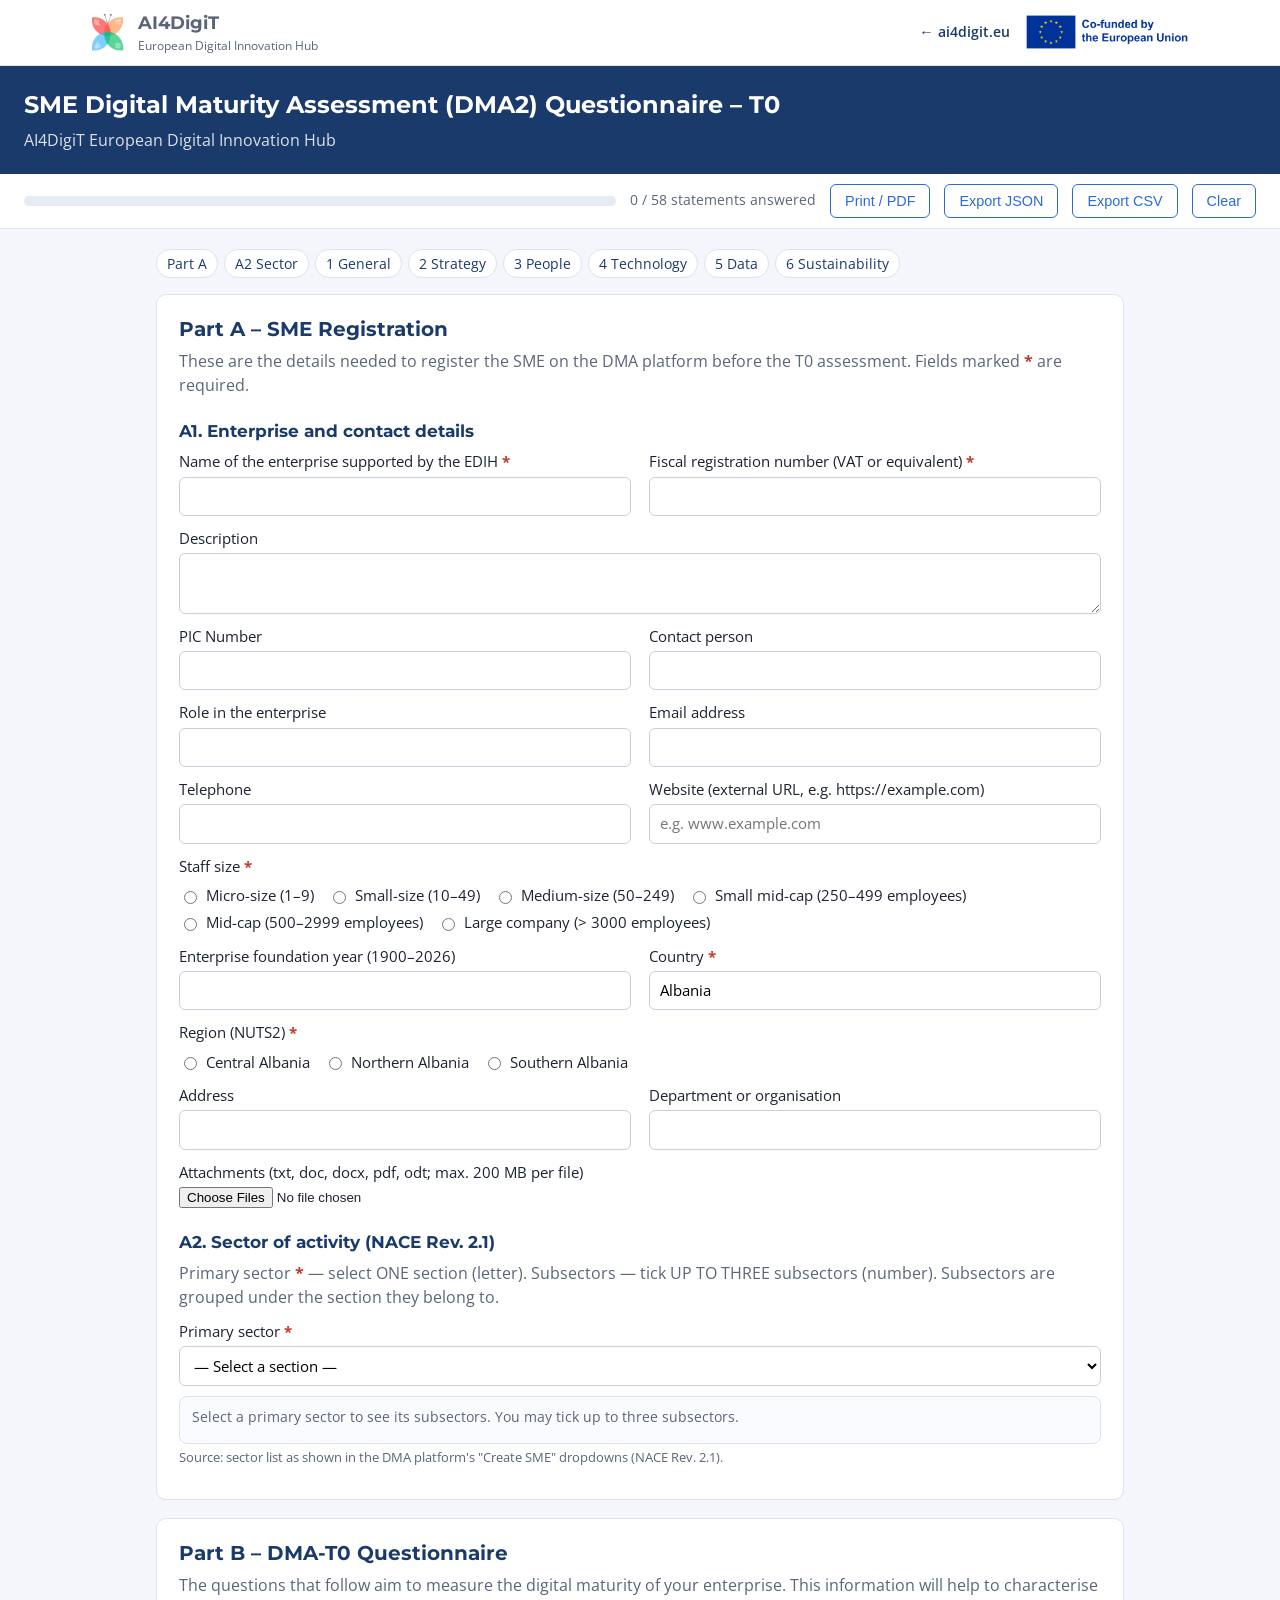
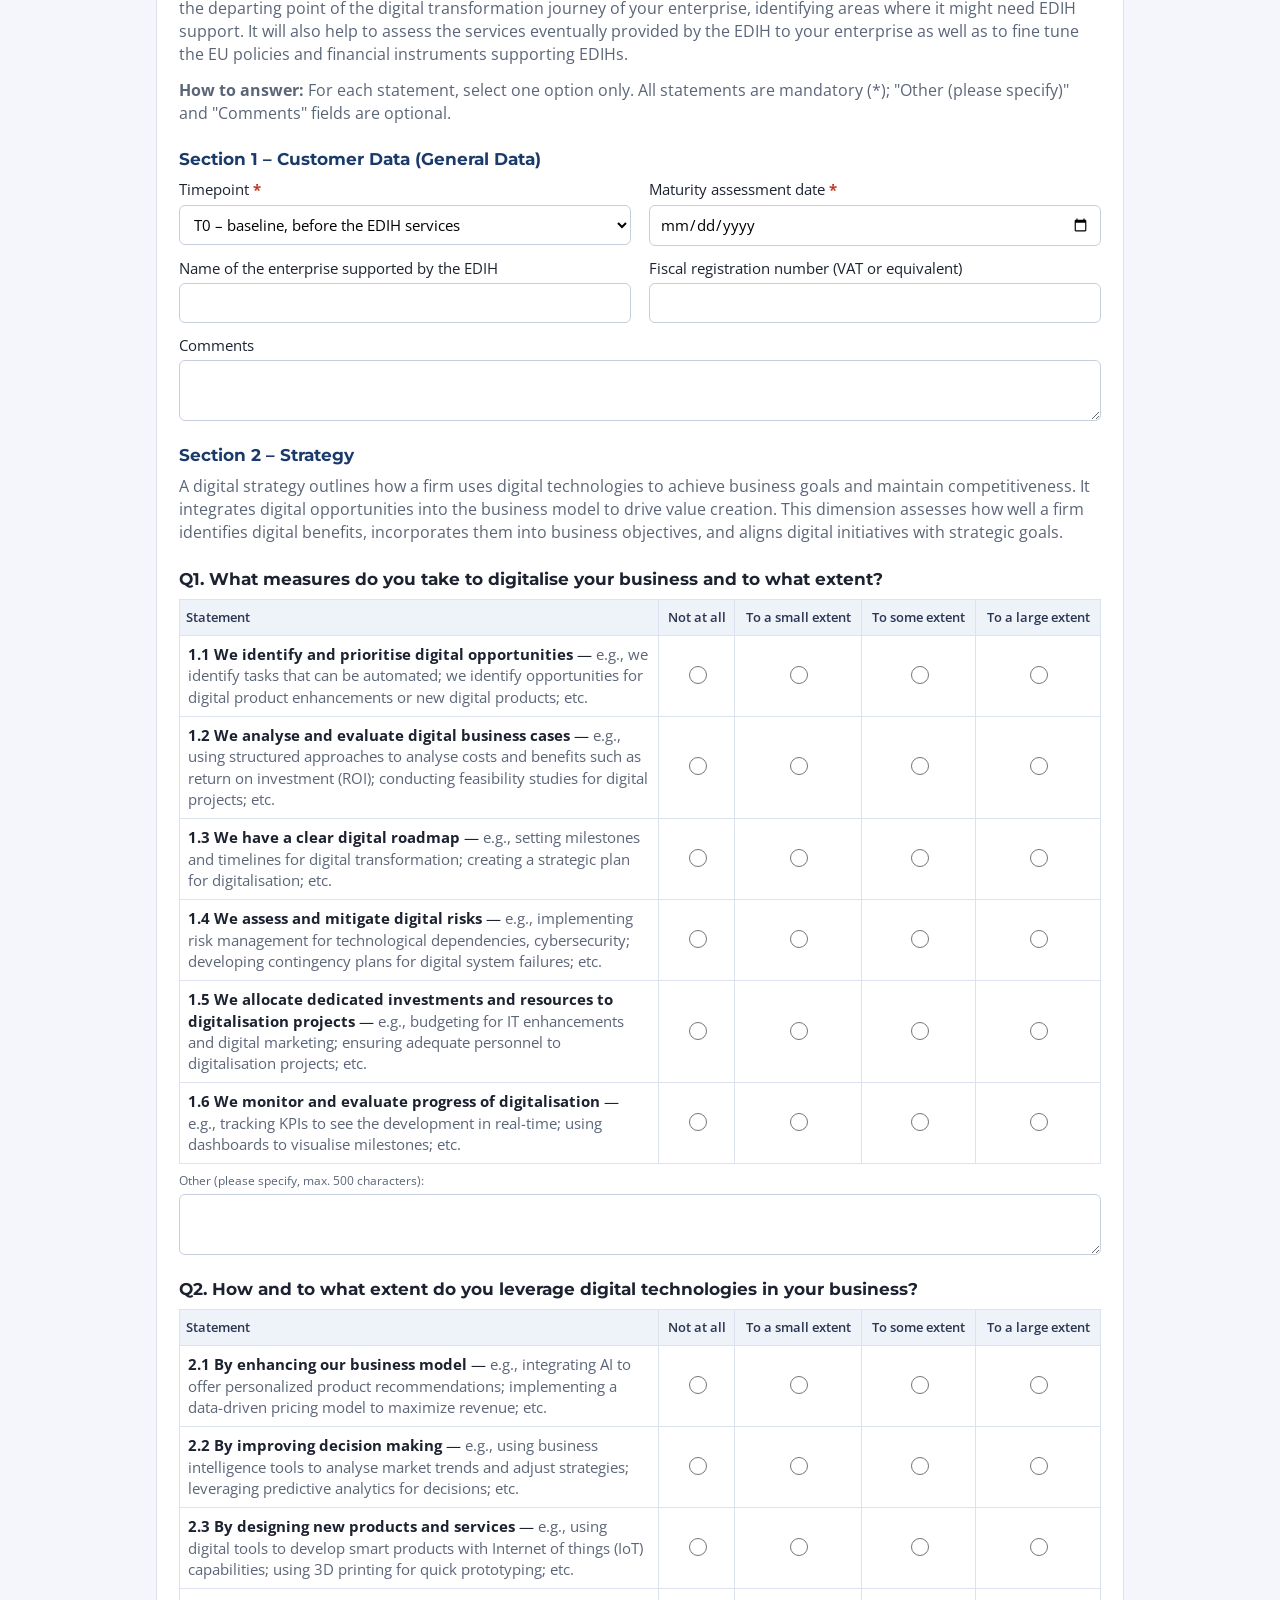
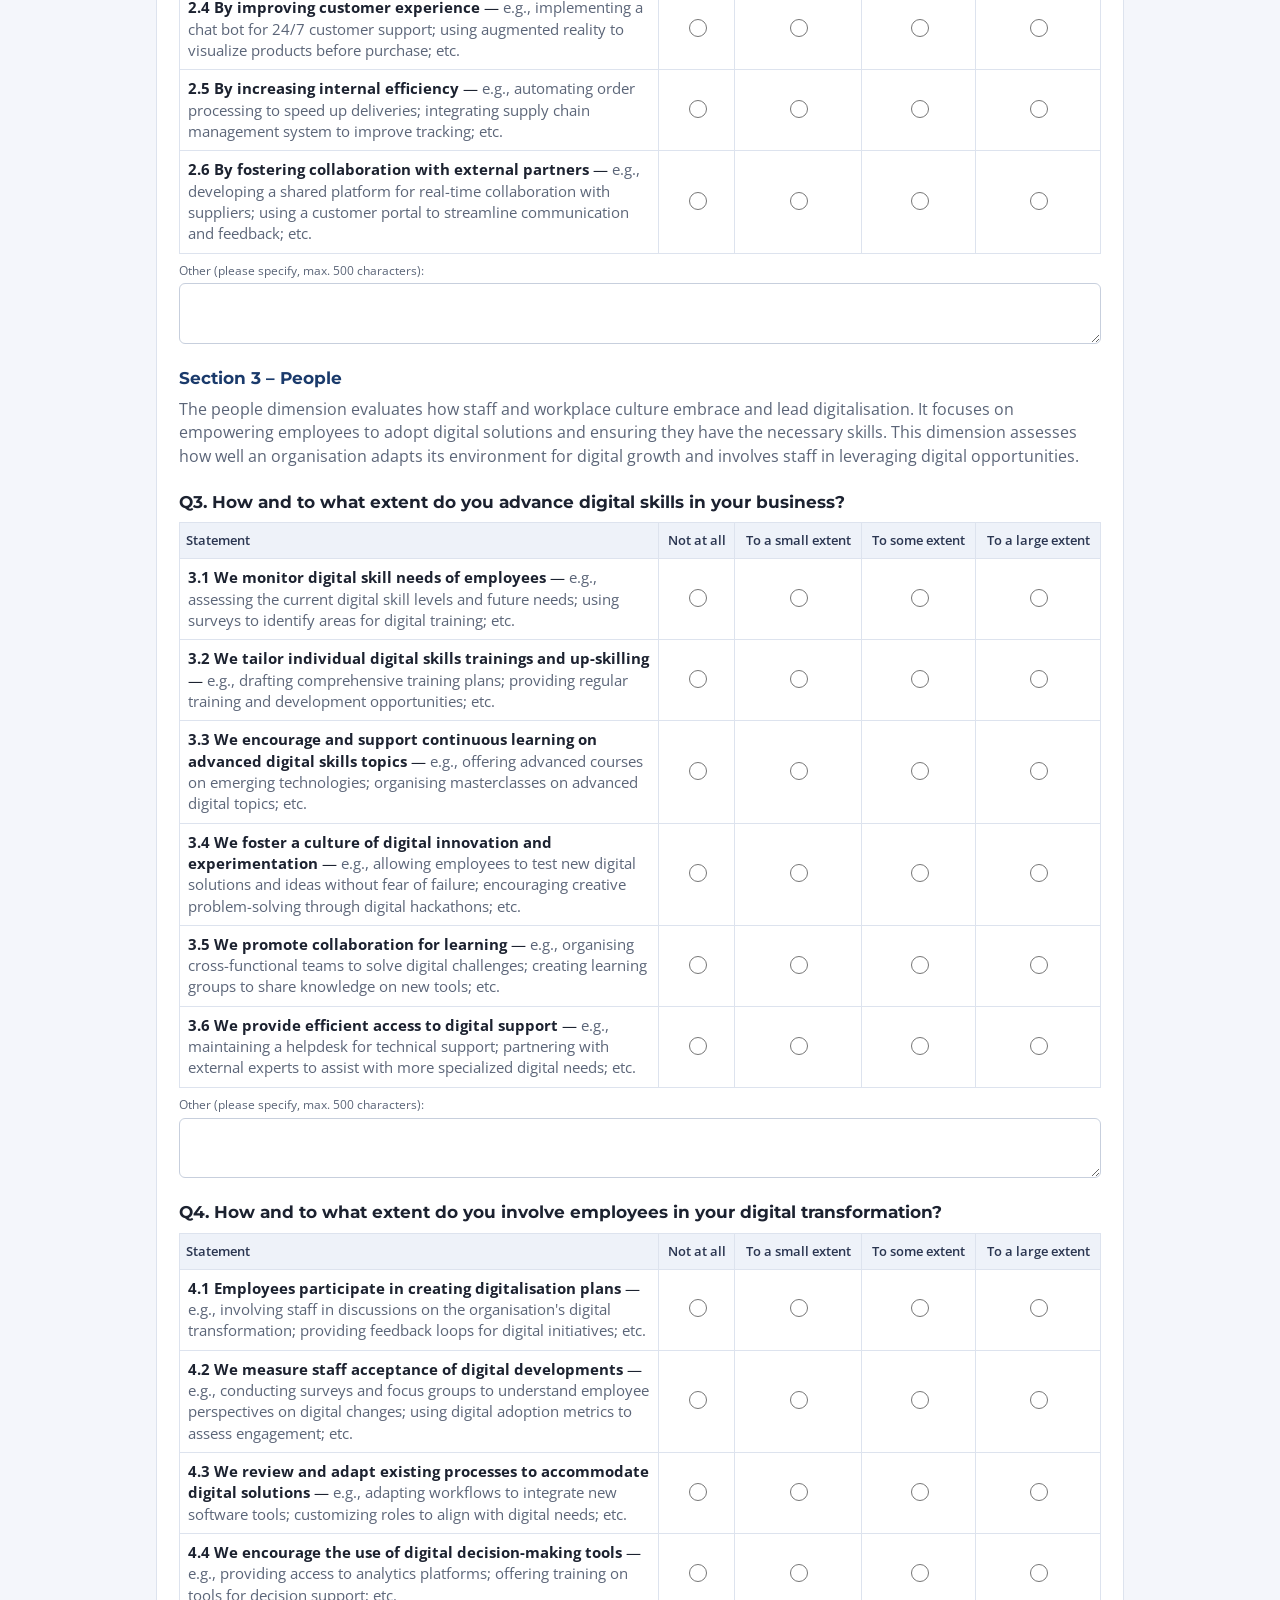
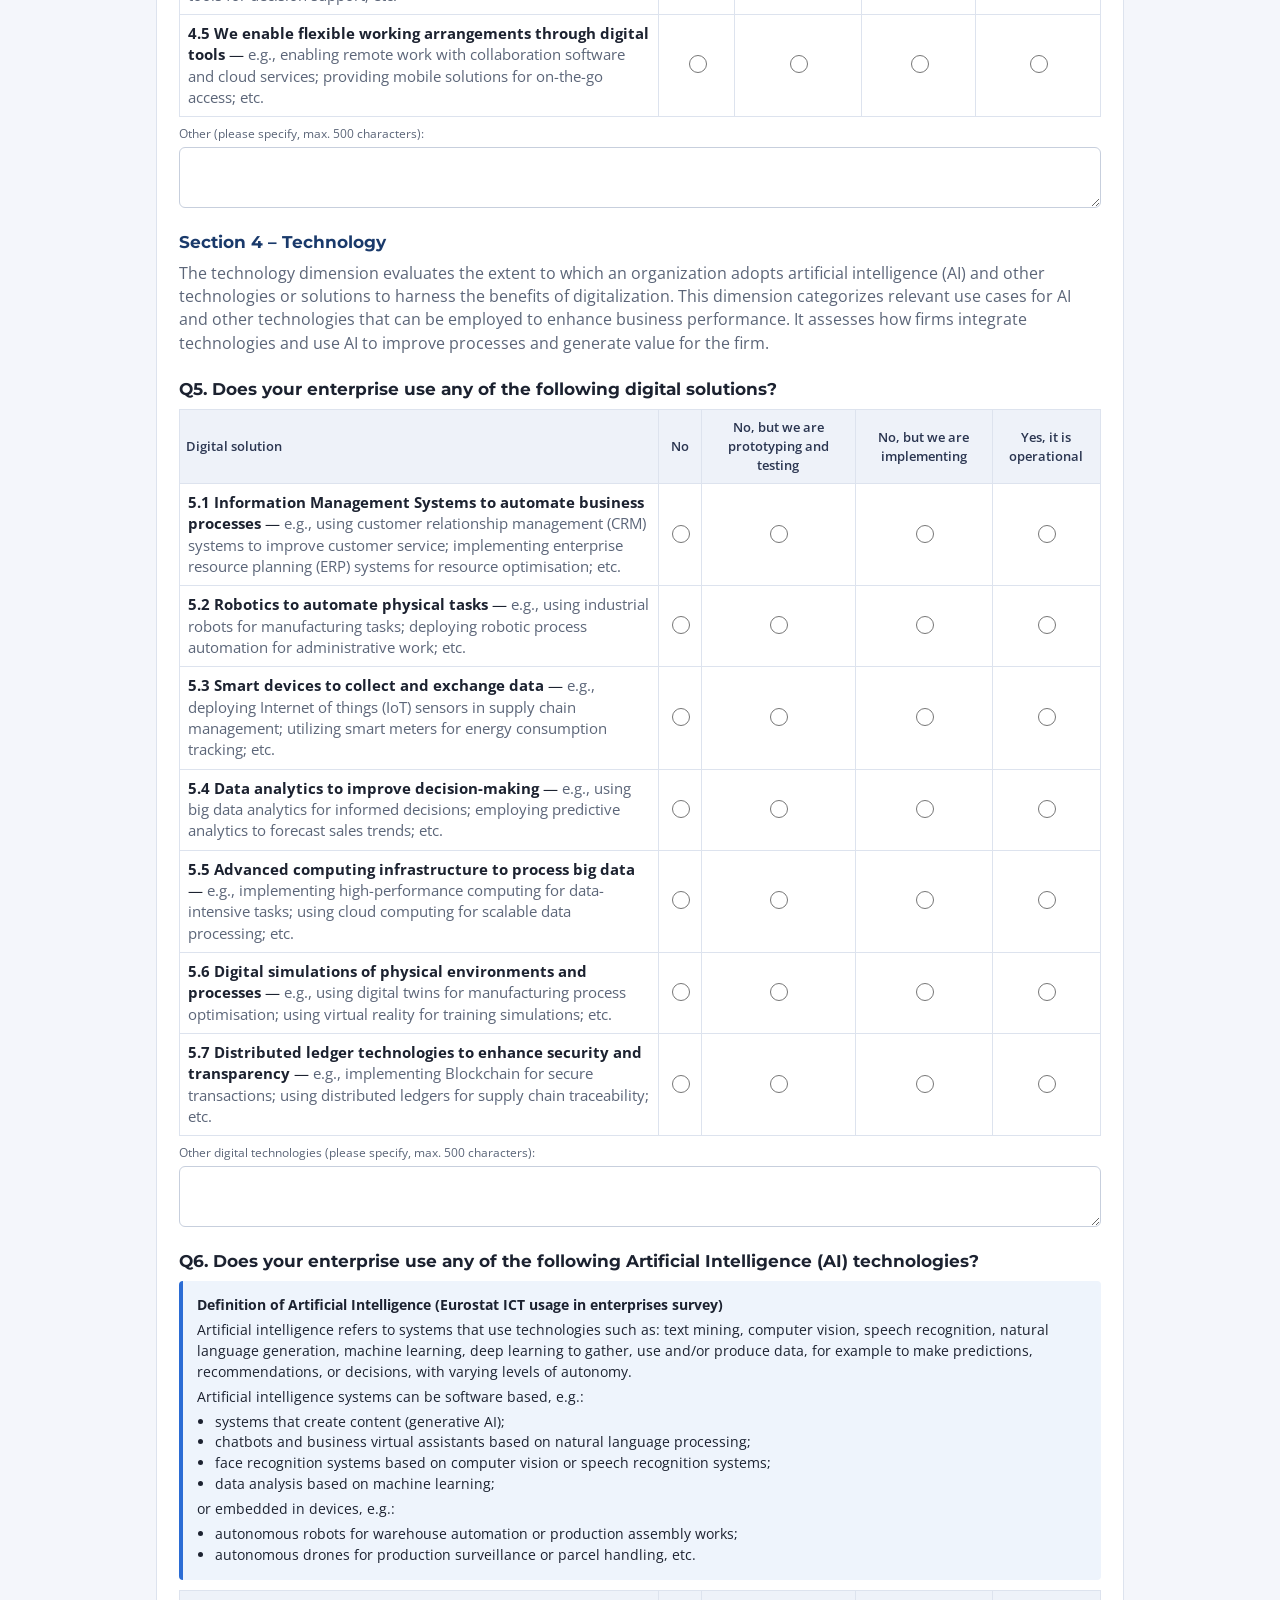
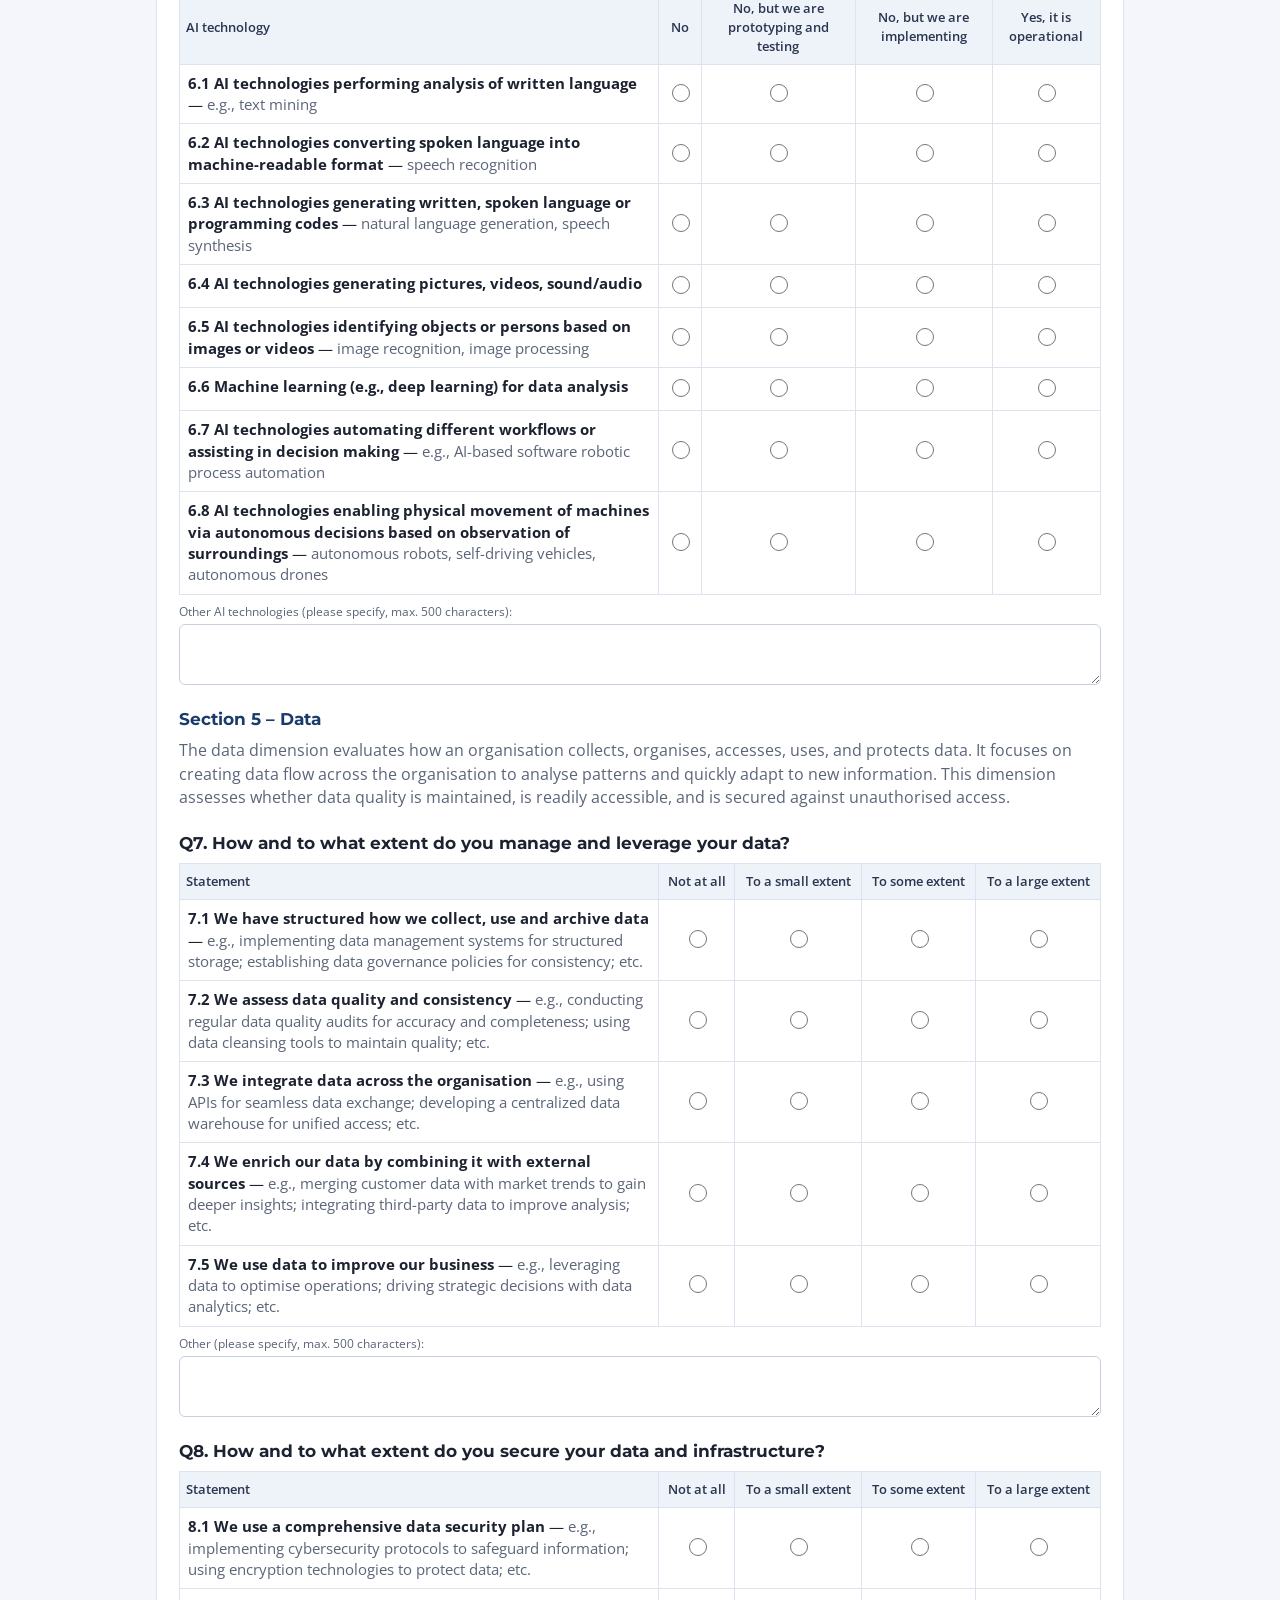
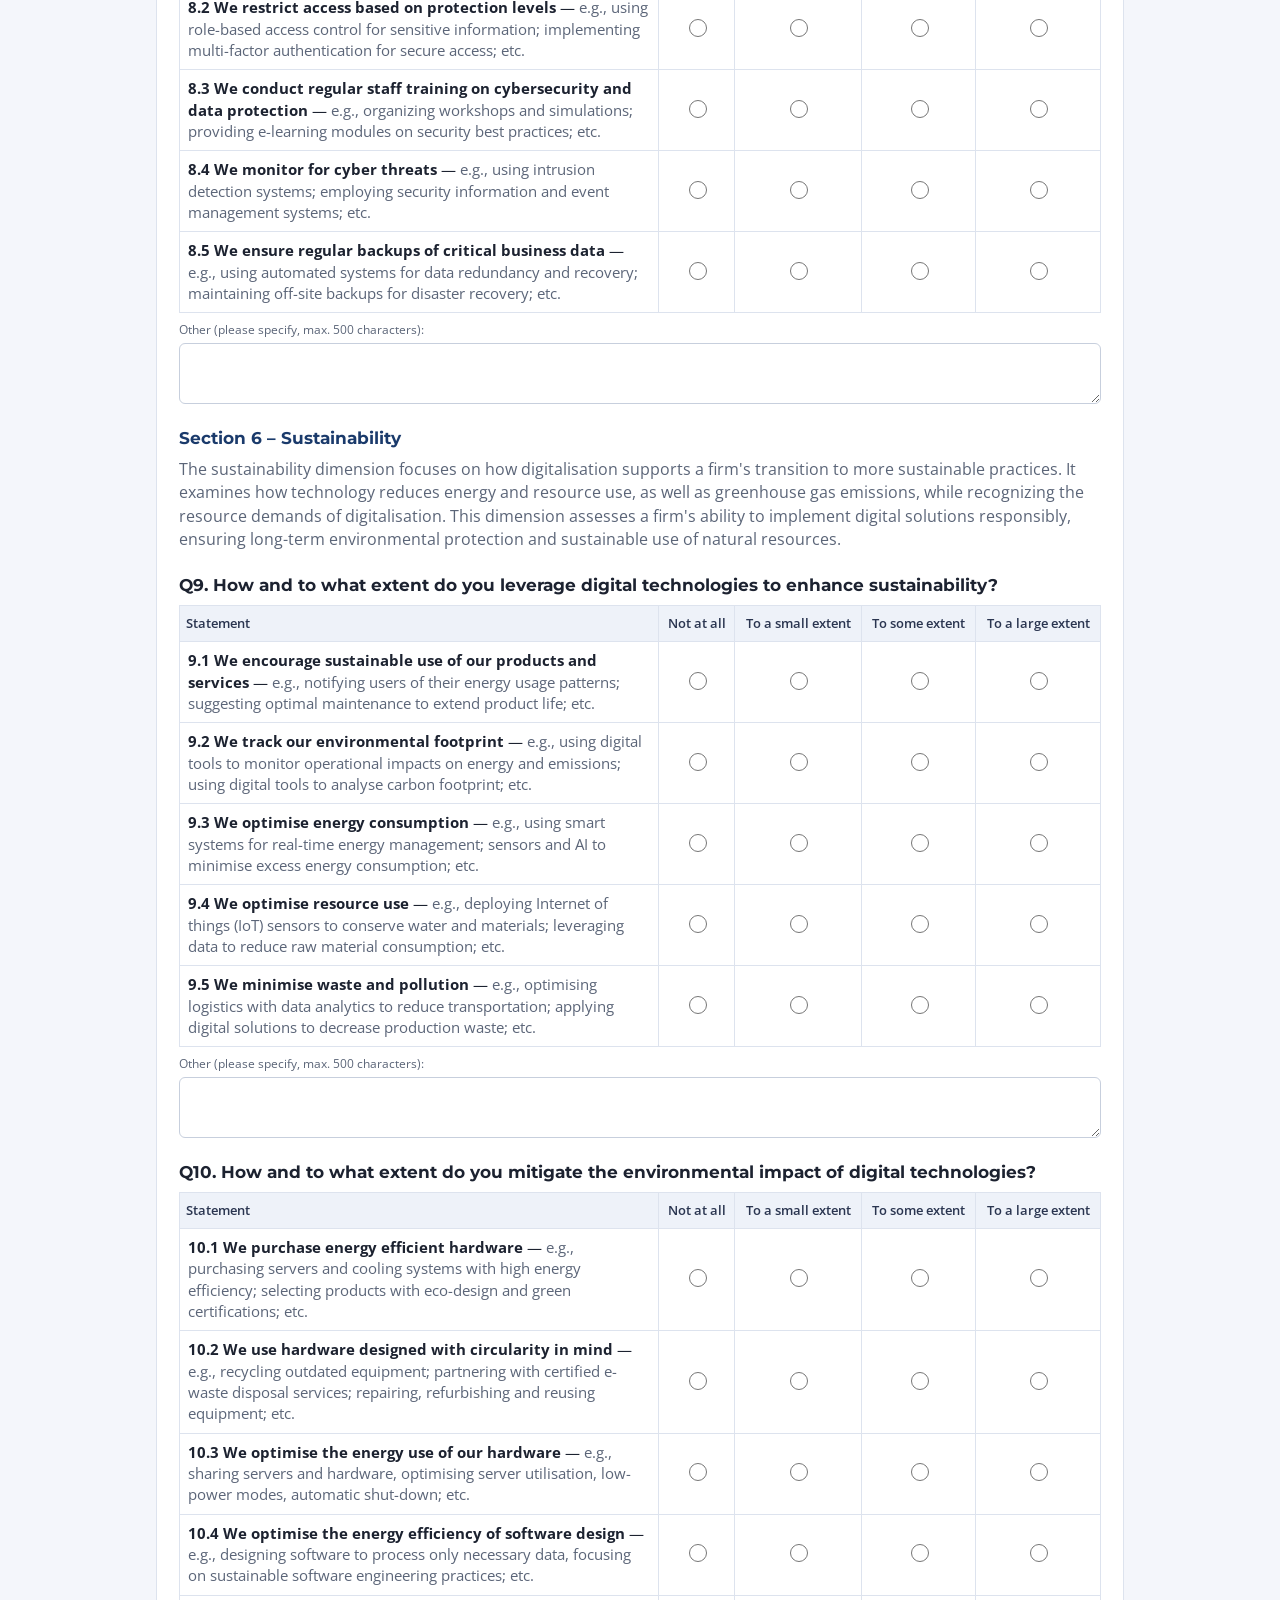
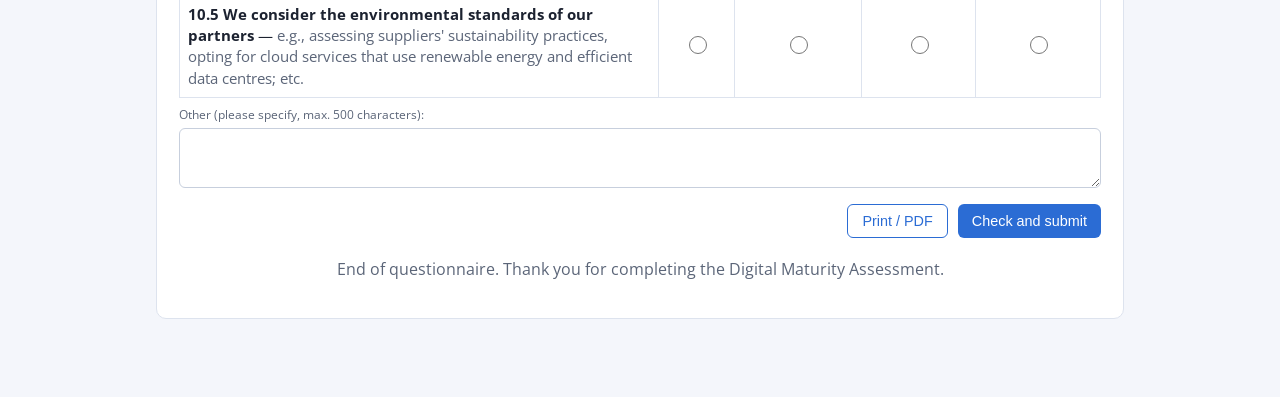
<file: dma.html>
<!DOCTYPE html>
<html lang="en">
<head>
<meta charset="utf-8">
<meta name="viewport" content="width=device-width, initial-scale=1">
<title>DMA – SME Digital Maturity Assessment Questionnaire · AI4DigiT</title>
<meta name="description" content="AI4DigiT European Digital Innovation Hub – SME Digital Maturity Assessment (DMA2) questionnaire, T0.">
<link rel="icon" href="assets/ai4digit-logo.png" type="image/png">
<link rel="preconnect" href="https://fonts.googleapis.com"><link rel="preconnect" href="https://fonts.gstatic.com" crossorigin>
<link href="https://fonts.googleapis.com/css2?family=Montserrat:wght@600;700;800&family=Open+Sans:wght@400;600&display=swap" rel="stylesheet">
<style>
  :root { --brand:#1A3A6B; --brand2:#2b6cd4; --bg:#f4f6fb; --line:#dde3ee; --muted:#5b6578; --ok:#1f8a4c; --err:#c0392b; }
  * { box-sizing:border-box; }
  body { margin:0; font-family: "Open Sans", Arial, Helvetica, sans-serif; background:var(--bg); color:#1c2230; line-height:1.45; }
  header { background:var(--brand); color:#fff; padding:22px 24px; }
  header h1 { margin:0; font-size:1.5rem; font-family:Montserrat, Arial, sans-serif; }
  h2, h3 { font-family:Montserrat, Arial, sans-serif; }
  .site-top { background:#fff; border-bottom:1px solid var(--line); }
  .site-top .in { max-width:1140px; margin:0 auto; padding:10px 16px; display:flex; align-items:center; gap:14px; }
  .site-top a.brand { display:flex; align-items:center; gap:10px; text-decoration:none; color:var(--brand); }
  .site-top a.brand img { height:42px; }
  .site-top a.brand b { font-family:Montserrat, Arial, sans-serif; font-size:1.15rem; display:block; }
  .site-top a.brand span { font-size:.78rem; color:var(--muted); }
  .site-top .sp { flex:1; }
  .site-top .back { color:var(--brand); text-decoration:none; font-weight:600; font-size:.9rem; }
  .site-top .eu { height:38px; }
  header p { margin:6px 0 0; opacity:.85; }
  .bar { position:sticky; top:0; z-index:5; background:#fff; border-bottom:1px solid var(--line); padding:10px 24px; display:flex; gap:14px; align-items:center; flex-wrap:wrap; }
  .progress { flex:1; min-width:180px; height:10px; background:#e7ebf3; border-radius:6px; overflow:hidden; }
  .progress > div { height:100%; width:0; background:var(--brand2); transition:width .2s; }
  .bar .count { font-size:.9rem; color:var(--muted); white-space:nowrap; }
  .btn { background:var(--brand2); color:#fff; border:0; border-radius:6px; padding:8px 14px; font-size:.9rem; cursor:pointer; }
  .btn.ghost { background:#fff; color:var(--brand2); border:1px solid var(--brand2); }
  main { max-width:1000px; margin:0 auto; padding:20px 16px 60px; }
  nav.toc { display:flex; flex-wrap:wrap; gap:6px; margin-bottom:16px; }
  nav.toc a { font-size:.85rem; text-decoration:none; color:var(--brand); background:#fff; border:1px solid var(--line); border-radius:14px; padding:4px 10px; }
  section.part { background:#fff; border:1px solid var(--line); border-radius:10px; padding:20px 22px; margin-bottom:18px; }
  h2 { color:var(--brand); margin:0 0 6px; font-size:1.25rem; }
  h3 { color:var(--brand); margin:22px 0 8px; font-size:1.05rem; }
  h2, h3, section.part { scroll-margin-top:64px; }
  .intro { color:var(--muted); margin:4px 0 12px; }
  .notice { background:#fff6e0; border-left:4px solid #e0a100; padding:10px 14px; border-radius:4px; margin:10px 0 14px; }
  .fields { display:grid; grid-template-columns: 1fr 1fr; gap:12px 18px; }
  .fld { display:flex; flex-direction:column; gap:4px; font-size:.92rem; }
  .fld.full { grid-column: 1 / -1; }
  .fld span b { color:var(--err); }
  input[type=text], input[type=email], input[type=tel], input[type=url], input[type=number], input[type=date], select, textarea {
    font:inherit; padding:8px 10px; border:1px solid #c7cfdd; border-radius:6px; background:#fff; width:100%; }
  textarea { min-height:60px; resize:vertical; }
  .chips { display:flex; flex-wrap:wrap; gap:6px 14px; padding-top:4px; }
  .chips label { display:flex; gap:6px; align-items:center; font-size:.92rem; }
  table.q { width:100%; border-collapse:collapse; margin:6px 0 4px; font-size:.92rem; }
  table.q th { background:#eef2f9; color:#2a3550; font-weight:600; padding:8px 6px; border:1px solid var(--line); text-align:center; font-size:.82rem; }
  table.q th:first-child { text-align:left; width:52%; }
  table.q td { border:1px solid var(--line); padding:8px 8px; vertical-align:top; }
  table.q td.opt { text-align:center; vertical-align:middle; cursor:pointer; }
  table.q td.opt input { width:18px; height:18px; cursor:pointer; }
  table.q tr.missing td { background:#fdecea; }
  .invalid input[type=text], .invalid input[type=email], .invalid input[type=url], .invalid input[type=number],
  .invalid input[type=date], .invalid select, select.invalid, input.invalid { border:2px solid var(--err); background:#fff7f6; }
  div.fld.invalid .chips { outline:2px solid var(--err); outline-offset:4px; border-radius:4px; background:#fff7f6; }
  .fld.invalid > span::after { content:"  Required"; color:var(--err); font-size:.8rem; font-weight:600; }
  table.q tr.answered td:first-child { border-left:3px solid var(--ok); }
  .stmt b { color:#1c2230; }
  .eg { color:var(--muted); }
  .other { margin-top:8px; }
  .def { background:#eef4fc; border-left:4px solid var(--brand2); border-radius:4px; padding:10px 14px; margin:6px 0 10px; font-size:.9rem; }
  .def p { margin:4px 0; } .def ul { margin:4px 0 4px 18px; padding:0; }
  .other small { color:var(--muted); }
  .subs { margin-top:10px; border:1px solid var(--line); border-radius:8px; padding:10px 12px; background:#fafbfe; }
  .subs .hint { color:var(--muted); font-size:.85rem; margin-bottom:6px; }
  .subs label { display:flex; gap:8px; align-items:flex-start; font-size:.9rem; margin:4px 0; }
  .msg { padding:10px 14px; border-radius:6px; margin:12px 0; display:none; }
  .msg.err { background:#fdecea; color:var(--err); display:block; }
  .msg.ok { background:#e6f5ec; color:var(--ok); display:block; }
  .thanks { text-align:center; padding:40px 28px; }
  .thanks h2 { font-size:1.8rem; margin:6px 0 14px; }
  .thanks .big { font-size:1.08rem; max-width:680px; margin:10px auto; }
  .thanks hr { border:0; border-top:1px solid var(--line); max-width:520px; margin:20px auto; }
  .thanks .tick { width:64px; height:64px; line-height:64px; border-radius:50%; background:var(--ok); color:#fff; font-size:2rem; margin:0 auto; }
  body.done .bar, body.done nav.toc { display:none; }
  @media print { .thanks { display:none !important; } body.done #dma { display:block !important; } }
  .end { text-align:center; color:var(--muted); margin-top:20px; }
  .actions { display:flex; gap:10px; flex-wrap:wrap; justify-content:flex-end; margin-top:16px; }
  @media (max-width:700px) {
    .fields { grid-template-columns:1fr; }
    table.q th { font-size:.7rem; padding:6px 2px; }
    table.q th:first-child { width:44%; }
  }
  @media print {
    .site-top, .bar, nav.toc, .actions, .btn { display:none !important; }
    body { background:#fff; }
    section.part { border:0; padding:0; page-break-inside:auto; }
    table.q tr { page-break-inside:avoid; }
    header { background:#fff; color:var(--brand); padding:0 0 10px; }
  }
</style>
</head>
<body>
<div class="site-top"><div class="in">
  <a class="brand" href="index.html"><img src="assets/ai4digit-logo.png" alt=""><span><b>AI4DigiT</b><span>European Digital Innovation Hub</span></span></a>
  <span class="sp"></span>
  <a class="back" href="index.html">← ai4digit.eu</a>
  <img class="eu" src="assets/eu-cofunded.png" alt="Co-funded by the European Union">
</div></div>
<header>
  <h1>SME Digital Maturity Assessment (DMA2) Questionnaire – <span id="tpTitle">T0</span></h1>
  <p>AI4DigiT European Digital Innovation Hub</p>
</header>

<div class="bar">
  <div class="progress" title="Answered statements"><div id="pbar"></div></div>
  <span class="count" id="pcount">0 / 0 statements answered</span>
  <button class="btn ghost" type="button" onclick="window.print()">Print / PDF</button>
  <button class="btn ghost" type="button" id="btnExport">Export JSON</button>
  <button class="btn ghost" type="button" id="btnCsv">Export CSV</button>
  <button class="btn ghost" type="button" id="btnReset">Clear</button>
</div>

<main>
  <section class="part thanks" id="thanks" hidden>
    <div class="tick">✓</div>
    <h2>Thank you!</h2>
    <p class="big">Your questionnaire has been submitted to AI4DigiT<span id="thanksRef"></span>.</p>
    <p class="big">We will shortly send you the analysis of your Digital Maturity Assessment and get in contact with you.</p>
    <hr>
    <p class="big" lang="sq"><b>Faleminderit!</b> Pyetësori juaj iu dërgua AI4DigiT. Së shpejti do t'ju dërgojmë analizën e Vlerësimit të Maturitetit Digjital dhe do të kontaktojmë me ju.</p>
    <p class="actions" style="justify-content:center">
      <button class="btn ghost" type="button" id="btnPrintCopy">Print / PDF a copy of my answers</button>
    </p>
  </section>
  <nav class="toc" id="toc"></nav>
  <form id="dma" novalidate>

    <section class="part" id="partA">
      <h2>Part A – SME Registration</h2>
      <p class="intro">These are the details needed to register the SME on the DMA platform before the T0 assessment. Fields marked <b style="color:var(--err)">*</b> are required.</p>

      <h3 id="a1">A1. Enterprise and contact details</h3>
      <div class="fields" id="a1fields"></div>

      <h3 id="a2">A2. Sector of activity (NACE Rev. 2.1)</h3>
      <p class="intro">Primary sector <b style="color:var(--err)">*</b> — select ONE section (letter). Subsectors — tick UP TO THREE subsectors (number). Subsectors are grouped under the section they belong to.</p>
      <div class="fields">
        <label class="fld full"><span>Primary sector <b>*</b></span>
          <select name="primary_sector" id="primary_sector" required><option value="">— Select a section —</option></select>
        </label>
      </div>
      <div class="subs" id="subsWrap">
        <div class="hint" id="subsHint">Select a primary sector to see its subsectors. You may tick up to three subsectors.</div>
        <div id="subsList"></div>
        <div id="subsAll" hidden></div>
      </div>
      <p class="intro" style="font-size:.82rem">Source: sector list as shown in the DMA platform's "Create SME" dropdowns (NACE Rev. 2.1).</p>
    </section>

    <section class="part" id="partB">
      <h2>Part B – DMA-T0 Questionnaire</h2>
      <p class="intro">The questions that follow aim to measure the digital maturity of your enterprise. This information will help to characterise the departing point of the digital transformation journey of your enterprise, identifying areas where it might need EDIH support. It will also help to assess the services eventually provided by the EDIH to your enterprise as well as to fine tune the EU policies and financial instruments supporting EDIHs.</p>
      <p class="intro"><b>How to answer:</b> For each statement, select one option only. All statements are mandatory (*); "Other (please specify)" and "Comments" fields are optional.</p>

      <h3 id="s1">Section 1 – Customer Data (General Data)</h3>
      <div class="fields">
        <label class="fld"><span>Timepoint <b>*</b></span>
          <select name="s1_timepoint" id="s1_timepoint" required>
            <option value="T0">T0 – baseline, before the EDIH services</option>
            <option value="T1">T1 – first follow-up assessment</option>
            <option value="T2">T2 – second follow-up assessment</option>
          </select></label>
        <label class="fld"><span>Maturity assessment date <b>*</b></span><input type="date" name="s1_date" required></label>
        <label class="fld"><span>Name of the enterprise supported by the EDIH</span><input type="text" name="s1_name" id="s1_name"></label>
        <label class="fld"><span>Fiscal registration number (VAT or equivalent)</span><input type="text" name="s1_vat" id="s1_vat"></label>
        <label class="fld full"><span>Comments</span><textarea name="s1_comments" maxlength="2000"></textarea></label>
      </div>

      <div id="sections"></div>

      <div id="msg" class="msg"></div>
      <div class="actions">
        <button class="btn ghost" type="button" onclick="window.print()">Print / PDF</button>
        <button class="btn" type="submit">Check and submit</button>
      </div>
      <p class="end">End of questionnaire. Thank you for completing the Digital Maturity Assessment.</p>
    </section>
  </form>
</main>

<script>
const EXTENT = ["Not at all", "To a small extent", "To some extent", "To a large extent"];
const ADOPT  = ["No", "No, but we are prototyping and testing", "No, but we are implementing", "Yes, it is operational"];

const A1 = [
  ["name", "Name of the enterprise supported by the EDIH", "text", true],
  ["vat", "Fiscal registration number (VAT or equivalent)", "text", true],
  ["description", "Description", "textarea", false],
  ["pic", "PIC Number", "text", false],
  ["contact", "Contact person", "text", false],
  ["role", "Role in the enterprise", "text", false],
  ["email", "Email address", "email", false],
  ["phone", "Telephone", "tel", false],
  ["website", "Website (external URL, e.g. https://example.com)", "text", false],
  ["size", "Staff size", "radio", true, ["Micro-size (1–9)", "Small-size (10–49)", "Medium-size (50–249)", "Small mid-cap (250–499 employees)", "Mid-cap (500–2999 employees)", "Large company (> 3000 employees)"]],
  ["founded", "Enterprise foundation year (1900–2026)", "year", false],
  ["country", "Country", "text", true, null, "Albania"],
  ["region", "Region (NUTS2)", "radio", true, ["Central Albania", "Northern Albania", "Southern Albania"]],
  ["address", "Address", "text", false],
  ["department", "Department or organisation", "text", false],
  ["attachments", "Attachments (txt, doc, docx, pdf, odt; max. 200 MB per file)", "file", false],
];

const NACE = [
  ["A","AGRICULTURE, FORESTRY AND FISHING",[["01","Crop and animal production, hunting and related service activities"],["02","Forestry and logging"],["03","Fishing and aquaculture"]]],
  ["B","MINING AND QUARRYING",[["05","Mining of coal and lignite"],["06","Extraction of crude petroleum and natural gas"],["07","Mining of metal ores"],["08","Other mining and quarrying"],["09","Mining support service activities"]]],
  ["C","MANUFACTURING",[["10","Manufacture of food products"],["11","Manufacture of beverages"],["12","Manufacture of tobacco products"],["13","Manufacture of textiles"],["14","Manufacture of wearing apparel"],["15","Manufacture of leather and related products of other materials"],["16","Manufacture of wood and of products of wood and cork, except furniture; manufacture of articles of straw and plaiting materials"],["17","Manufacture of paper and paper products"],["18","Printing and reproduction of recorded media"],["19","Manufacture of coke and refined petroleum products"],["20","Manufacture of chemicals and chemical products"],["21","Manufacture of basic pharmaceutical products and pharmaceutical preparations"],["22","Manufacture of rubber and plastic products"],["23","Manufacture of other non-metallic mineral products"],["24","Manufacture of basic metals"],["25","Manufacture of fabricated metal products, except machinery and equipment"],["26","Manufacture of computer, electronic and optical products"],["27","Manufacture of electrical equipment"],["28","Manufacture of machinery and equipment n.e.c."],["29","Manufacture of motor vehicles, trailers and semi-trailers"],["30","Manufacture of other transport equipment"],["31","Manufacture of furniture"],["32","Other manufacturing"],["33","Repair, maintenance and installation of machinery and equipment"]]],
  ["D","ELECTRICITY, GAS, STEAM AND AIR CONDITIONING SUPPLY",[["35","Electricity, gas, steam and air conditioning supply"]]],
  ["E","WATER SUPPLY; SEWERAGE, WASTE MANAGEMENT AND REMEDIATION ACTIVITIES",[["36","Water collection, treatment and supply"],["37","Sewerage"],["38","Waste collection, recovery and disposal activities"],["39","Remediation activities and other waste management service activities"]]],
  ["F","CONSTRUCTION",[["41","Construction of residential and non-residential buildings"],["42","Civil engineering"],["43","Specialised construction activities"]]],
  ["G","WHOLESALE AND RETAIL TRADE",[["46","Wholesale trade"],["47","Retail trade"]]],
  ["H","TRANSPORTATION AND STORAGE",[["49","Land transport and transport via pipelines"],["50","Water transport"],["51","Air transport"],["52","Warehousing, storage and support activities for transportation"],["53","Postal and courier activities"]]],
  ["I","ACCOMMODATION AND FOOD SERVICE ACTIVITIES",[["55","Accommodation"],["56","Food and beverage service activities"]]],
  ["J","PUBLISHING, BROADCASTING, AND CONTENT PRODUCTION AND DISTRIBUTION ACTIVITIES",[["58","Publishing activities"],["59","Motion picture, video and television programme production, sound recording and music publishing activities"],["60","Programming, broadcasting, news agency and other content distribution activities"]]],
  ["K","TELECOMMUNICATION, COMPUTER PROGRAMMING, CONSULTING, COMPUTING INFRASTRUCTURE AND OTHER INFORMATION SERVICE ACTIVITIES",[["61","Telecommunication"],["62","Computer programming, consultancy and related activities"],["63","Computing infrastructure, data processing, hosting and other information service activities"]]],
  ["L","FINANCIAL AND INSURANCE ACTIVITIES",[["64","Financial service activities, except insurance and pension funding"],["65","Insurance, reinsurance and pension funding, except compulsory social security"],["66","Activities auxiliary to financial services and insurance activities"]]],
  ["M","REAL ESTATE ACTIVITIES",[["68","Real estate activities"]]],
  ["N","PROFESSIONAL, SCIENTIFIC AND TECHNICAL ACTIVITIES",[["69","Legal and accounting activities"],["70","Activities of head offices and management consultancy"],["71","Architectural and engineering activities; technical testing and analysis"],["72","Scientific research and development"],["73","Activities of advertising, market research and public relations"],["74","Other professional, scientific and technical activities"],["75","Veterinary activities"]]],
  ["O","ADMINISTRATIVE AND SUPPORT SERVICE ACTIVITIES",[["77","Rental and leasing activities"],["78","Employment activities"],["79","Travel agency, tour operator and other reservation service and related activities"],["80","Investigation and security activities"],["81","Services to buildings and landscape activities"],["82","Office administrative, office support and other business support activities"]]],
  ["P","PUBLIC ADMINISTRATION AND DEFENCE; COMPULSORY SOCIAL SECURITY",[["84","Public administration and defence; compulsory social security"]]],
  ["Q","EDUCATION",[["85","Education"]]],
  ["R","HUMAN HEALTH AND SOCIAL WORK ACTIVITIES",[["86","Human health activities"],["87","Residential care activities"],["88","Social work activities without accommodation"]]],
  ["S","ARTS, SPORTS AND RECREATION",[["90","Arts creation and performing arts activities"],["91","Libraries, archives, museums and other cultural activities"],["92","Gambling and betting activities"],["93","Sports activities and amusement and recreation activities"]]],
  ["T","OTHER SERVICE ACTIVITIES",[["94","Activities of membership organisations"],["95","Repair and maintenance of computers, personal and household goods, and motor vehicles and motorcycles"],["96","Personal service activities"]]],
  ["U","ACTIVITIES OF HOUSEHOLDS AS EMPLOYERS AND UNDIFFERENTIATED GOODS- AND SERVICE-PRODUCING ACTIVITIES OF HOUSEHOLDS FOR OWN USE",[["97","Activities of households as employers of domestic personnel"],["98","Undifferentiated goods- and service-producing activities of private households for own use"]]],
  ["V","ACTIVITIES OF EXTRATERRITORIAL ORGANISATIONS AND BODIES",[["99","Activities of extraterritorial organisations and bodies"]]],
];

// [section id, title, description, [ [qid, question, scale, otherLabel, [[id, bold, example], ...]] ]]
const SECTIONS = [
  ["s2","Section 2 – Strategy","A digital strategy outlines how a firm uses digital technologies to achieve business goals and maintain competitiveness. It integrates digital opportunities into the business model to drive value creation. This dimension assesses how well a firm identifies digital benefits, incorporates them into business objectives, and aligns digital initiatives with strategic goals.",[
    ["Q1","What measures do you take to digitalise your business and to what extent?",EXTENT,"Other (please specify, max. 500 characters)",[
      ["1.1","We identify and prioritise digital opportunities","e.g., we identify tasks that can be automated; we identify opportunities for digital product enhancements or new digital products; etc."],
      ["1.2","We analyse and evaluate digital business cases","e.g., using structured approaches to analyse costs and benefits such as return on investment (ROI); conducting feasibility studies for digital projects; etc."],
      ["1.3","We have a clear digital roadmap","e.g., setting milestones and timelines for digital transformation; creating a strategic plan for digitalisation; etc."],
      ["1.4","We assess and mitigate digital risks","e.g., implementing risk management for technological dependencies, cybersecurity; developing contingency plans for digital system failures; etc."],
      ["1.5","We allocate dedicated investments and resources to digitalisation projects","e.g., budgeting for IT enhancements and digital marketing; ensuring adequate personnel to digitalisation projects; etc."],
      ["1.6","We monitor and evaluate progress of digitalisation","e.g., tracking KPIs to see the development in real-time; using dashboards to visualise milestones; etc."]]],
    ["Q2","How and to what extent do you leverage digital technologies in your business?",EXTENT,"Other (please specify, max. 500 characters)",[
      ["2.1","By enhancing our business model","e.g., integrating AI to offer personalized product recommendations; implementing a data-driven pricing model to maximize revenue; etc."],
      ["2.2","By improving decision making","e.g., using business intelligence tools to analyse market trends and adjust strategies; leveraging predictive analytics for decisions; etc."],
      ["2.3","By designing new products and services","e.g., using digital tools to develop smart products with Internet of things (IoT) capabilities; using 3D printing for quick prototyping; etc."],
      ["2.4","By improving customer experience","e.g., implementing a chat bot for 24/7 customer support; using augmented reality to visualize products before purchase; etc."],
      ["2.5","By increasing internal efficiency","e.g., automating order processing to speed up deliveries; integrating supply chain management system to improve tracking; etc."],
      ["2.6","By fostering collaboration with external partners","e.g., developing a shared platform for real-time collaboration with suppliers; using a customer portal to streamline communication and feedback; etc."]]]]],
  ["s3","Section 3 – People","The people dimension evaluates how staff and workplace culture embrace and lead digitalisation. It focuses on empowering employees to adopt digital solutions and ensuring they have the necessary skills. This dimension assesses how well an organisation adapts its environment for digital growth and involves staff in leveraging digital opportunities.",[
    ["Q3","How and to what extent do you advance digital skills in your business?",EXTENT,"Other (please specify, max. 500 characters)",[
      ["3.1","We monitor digital skill needs of employees","e.g., assessing the current digital skill levels and future needs; using surveys to identify areas for digital training; etc."],
      ["3.2","We tailor individual digital skills trainings and up-skilling","e.g., drafting comprehensive training plans; providing regular training and development opportunities; etc."],
      ["3.3","We encourage and support continuous learning on advanced digital skills topics","e.g., offering advanced courses on emerging technologies; organising masterclasses on advanced digital topics; etc."],
      ["3.4","We foster a culture of digital innovation and experimentation","e.g., allowing employees to test new digital solutions and ideas without fear of failure; encouraging creative problem-solving through digital hackathons; etc."],
      ["3.5","We promote collaboration for learning","e.g., organising cross-functional teams to solve digital challenges; creating learning groups to share knowledge on new tools; etc."],
      ["3.6","We provide efficient access to digital support","e.g., maintaining a helpdesk for technical support; partnering with external experts to assist with more specialized digital needs; etc."]]],
    ["Q4","How and to what extent do you involve employees in your digital transformation?",EXTENT,"Other (please specify, max. 500 characters)",[
      ["4.1","Employees participate in creating digitalisation plans","e.g., involving staff in discussions on the organisation's digital transformation; providing feedback loops for digital initiatives; etc."],
      ["4.2","We measure staff acceptance of digital developments","e.g., conducting surveys and focus groups to understand employee perspectives on digital changes; using digital adoption metrics to assess engagement; etc."],
      ["4.3","We review and adapt existing processes to accommodate digital solutions","e.g., adapting workflows to integrate new software tools; customizing roles to align with digital needs; etc."],
      ["4.4","We encourage the use of digital decision-making tools","e.g., providing access to analytics platforms; offering training on tools for decision support; etc."],
      ["4.5","We enable flexible working arrangements through digital tools","e.g., enabling remote work with collaboration software and cloud services; providing mobile solutions for on-the-go access; etc."]]]]],
  ["s4","Section 4 – Technology","The technology dimension evaluates the extent to which an organization adopts artificial intelligence (AI) and other technologies or solutions to harness the benefits of digitalization. This dimension categorizes relevant use cases for AI and other technologies that can be employed to enhance business performance. It assesses how firms integrate technologies and use AI to improve processes and generate value for the firm.",[
    ["Q5","Does your enterprise use any of the following digital solutions?",ADOPT,"Other digital technologies (please specify, max. 500 characters)",[
      ["5.1","Information Management Systems to automate business processes","e.g., using customer relationship management (CRM) systems to improve customer service; implementing enterprise resource planning (ERP) systems for resource optimisation; etc."],
      ["5.2","Robotics to automate physical tasks","e.g., using industrial robots for manufacturing tasks; deploying robotic process automation for administrative work; etc."],
      ["5.3","Smart devices to collect and exchange data","e.g., deploying Internet of things (IoT) sensors in supply chain management; utilizing smart meters for energy consumption tracking; etc."],
      ["5.4","Data analytics to improve decision-making","e.g., using big data analytics for informed decisions; employing predictive analytics to forecast sales trends; etc."],
      ["5.5","Advanced computing infrastructure to process big data","e.g., implementing high-performance computing for data-intensive tasks; using cloud computing for scalable data processing; etc."],
      ["5.6","Digital simulations of physical environments and processes","e.g., using digital twins for manufacturing process optimisation; using virtual reality for training simulations; etc."],
      ["5.7","Distributed ledger technologies to enhance security and transparency","e.g., implementing Blockchain for secure transactions; using distributed ledgers for supply chain traceability; etc."]]],
    ["Q6","Does your enterprise use any of the following Artificial Intelligence (AI) technologies?",ADOPT,"Other AI technologies (please specify, max. 500 characters)",[
      ["6.1","AI technologies performing analysis of written language","e.g., text mining"],
      ["6.2","AI technologies converting spoken language into machine-readable format","speech recognition"],
      ["6.3","AI technologies generating written, spoken language or programming codes","natural language generation, speech synthesis"],
      ["6.4","AI technologies generating pictures, videos, sound/audio",""],
      ["6.5","AI technologies identifying objects or persons based on images or videos","image recognition, image processing"],
      ["6.6","Machine learning (e.g., deep learning) for data analysis",""],
      ["6.7","AI technologies automating different workflows or assisting in decision making","e.g., AI-based software robotic process automation"],
      ["6.8","AI technologies enabling physical movement of machines via autonomous decisions based on observation of surroundings","autonomous robots, self-driving vehicles, autonomous drones"]]]]],
  ["s5","Section 5 – Data","The data dimension evaluates how an organisation collects, organises, accesses, uses, and protects data. It focuses on creating data flow across the organisation to analyse patterns and quickly adapt to new information. This dimension assesses whether data quality is maintained, is readily accessible, and is secured against unauthorised access.",[
    ["Q7","How and to what extent do you manage and leverage your data?",EXTENT,"Other (please specify, max. 500 characters)",[
      ["7.1","We have structured how we collect, use and archive data","e.g., implementing data management systems for structured storage; establishing data governance policies for consistency; etc."],
      ["7.2","We assess data quality and consistency","e.g., conducting regular data quality audits for accuracy and completeness; using data cleansing tools to maintain quality; etc."],
      ["7.3","We integrate data across the organisation","e.g., using APIs for seamless data exchange; developing a centralized data warehouse for unified access; etc."],
      ["7.4","We enrich our data by combining it with external sources","e.g., merging customer data with market trends to gain deeper insights; integrating third-party data to improve analysis; etc."],
      ["7.5","We use data to improve our business","e.g., leveraging data to optimise operations; driving strategic decisions with data analytics; etc."]]],
    ["Q8","How and to what extent do you secure your data and infrastructure?",EXTENT,"Other (please specify, max. 500 characters)",[
      ["8.1","We use a comprehensive data security plan","e.g., implementing cybersecurity protocols to safeguard information; using encryption technologies to protect data; etc."],
      ["8.2","We restrict access based on protection levels","e.g., using role-based access control for sensitive information; implementing multi-factor authentication for secure access; etc."],
      ["8.3","We conduct regular staff training on cybersecurity and data protection","e.g., organizing workshops and simulations; providing e-learning modules on security best practices; etc."],
      ["8.4","We monitor for cyber threats","e.g., using intrusion detection systems; employing security information and event management systems; etc."],
      ["8.5","We ensure regular backups of critical business data","e.g., using automated systems for data redundancy and recovery; maintaining off-site backups for disaster recovery; etc."]]]]],
  ["s6","Section 6 – Sustainability","The sustainability dimension focuses on how digitalisation supports a firm's transition to more sustainable practices. It examines how technology reduces energy and resource use, as well as greenhouse gas emissions, while recognizing the resource demands of digitalisation. This dimension assesses a firm's ability to implement digital solutions responsibly, ensuring long-term environmental protection and sustainable use of natural resources.",[
    ["Q9","How and to what extent do you leverage digital technologies to enhance sustainability?",EXTENT,"Other (please specify, max. 500 characters)",[
      ["9.1","We encourage sustainable use of our products and services","e.g., notifying users of their energy usage patterns; suggesting optimal maintenance to extend product life; etc."],
      ["9.2","We track our environmental footprint","e.g., using digital tools to monitor operational impacts on energy and emissions; using digital tools to analyse carbon footprint; etc."],
      ["9.3","We optimise energy consumption","e.g., using smart systems for real-time energy management; sensors and AI to minimise excess energy consumption; etc."],
      ["9.4","We optimise resource use","e.g., deploying Internet of things (IoT) sensors to conserve water and materials; leveraging data to reduce raw material consumption; etc."],
      ["9.5","We minimise waste and pollution","e.g., optimising logistics with data analytics to reduce transportation; applying digital solutions to decrease production waste; etc."]]],
    ["Q10","How and to what extent do you mitigate the environmental impact of digital technologies?",EXTENT,"Other (please specify, max. 500 characters)",[
      ["10.1","We purchase energy efficient hardware","e.g., purchasing servers and cooling systems with high energy efficiency; selecting products with eco-design and green certifications; etc."],
      ["10.2","We use hardware designed with circularity in mind","e.g., recycling outdated equipment; partnering with certified e-waste disposal services; repairing, refurbishing and reusing equipment; etc."],
      ["10.3","We optimise the energy use of our hardware","e.g., sharing servers and hardware, optimising server utilisation, low-power modes, automatic shut-down; etc."],
      ["10.4","We optimise the energy efficiency of software design","e.g., designing software to process only necessary data, focusing on sustainable software engineering practices; etc."],
      ["10.5","We consider the environmental standards of our partners","e.g., assessing suppliers' sustainability practices, opting for cloud services that use renewable energy and efficient data centres; etc."]]]]],
];

// Q6 is aligned with the Eurostat ICT usage in enterprises survey; the JRC DMAT 2.0 requires its AI definition
const AI_DEF = `<div class="def"><p><b>Definition of Artificial Intelligence (Eurostat ICT usage in enterprises survey)</b></p>
<p>Artificial intelligence refers to systems that use technologies such as: text mining, computer vision, speech recognition,
natural language generation, machine learning, deep learning to gather, use and/or produce data, for example to make predictions,
recommendations, or decisions, with varying levels of autonomy.</p>
<p>Artificial intelligence systems can be software based, e.g.:</p>
<ul><li>systems that create content (generative AI);</li><li>chatbots and business virtual assistants based on natural language processing;</li>
<li>face recognition systems based on computer vision or speech recognition systems;</li><li>data analysis based on machine learning;</li></ul>
<p>or embedded in devices, e.g.:</p>
<ul><li>autonomous robots for warehouse automation or production assembly works;</li><li>autonomous drones for production surveillance or parcel handling, etc.</li></ul></div>`;
const esc = s => String(s).replace(/[&<>"]/g, c => ({"&":"&amp;","<":"&lt;",">":"&gt;",'"':"&quot;"}[c]));
const STORE = "dma2_t0_draft";

// ---- Part A1
const a1 = document.getElementById("a1fields");
A1.forEach(([id, label, type, req, opts, def]) => {
  const star = req ? " <b>*</b>" : "";
  const name = "a1_" + id;
  let html;
  if (type === "radio") {
    html = `<div class="fld full"><span>${esc(label)}${star}</span><div class="chips">` +
      opts.map(o => `<label><input type="radio" name="${name}" value="${esc(o)}"${req ? " required" : ""}> ${esc(o)}</label>`).join("") + `</div></div>`;
  } else if (type === "textarea") {
    html = `<label class="fld full"><span>${esc(label)}${star}</span><textarea name="${name}"></textarea></label>`;
  } else if (type === "file") {
    html = `<label class="fld full"><span>${esc(label)}</span><input type="file" name="${name}" multiple accept=".txt,.doc,.docx,.pdf,.odt"></label>`;
  } else if (type === "year") {
    html = `<label class="fld"><span>${esc(label)}${star}</span><input type="number" name="${name}" min="1900" max="2026" step="1"></label>`;
  } else {
    html = `<label class="fld"><span>${esc(label)}${star}</span><input type="${type}" name="${name}"${req ? " required" : ""}${def ? ` value="${esc(def)}"` : ""}${id === "website" ? ' placeholder="e.g. www.example.com"' : ""}></label>`;
  }
  a1.insertAdjacentHTML("beforeend", html);
});

// ---- Part A2
const sel = document.getElementById("primary_sector");
NACE.forEach(([l, n]) => sel.insertAdjacentHTML("beforeend", `<option value="${l}">${l} – ${esc(n)}</option>`));
const subBox = (l, n, subs) => `<div data-sec="${l}"><div style="font-weight:600;font-size:.85rem;margin-top:8px;color:var(--brand)">${l} – ${esc(n)}</div>` +
  subs.map(([c, t]) => `<label><input type="checkbox" name="subsector" value="${c}"> <span><b>${c}</b> ${esc(t)}</span></label>`).join("") + `</div>`;
document.getElementById("subsAll").innerHTML = NACE.map(([l, n, s]) => subBox(l, n, s)).join("");
const subsList = document.getElementById("subsList");
function showSubs() {
  const l = sel.value;
  subsList.innerHTML = "";
  document.querySelectorAll("#subsAll > div").forEach(d => d.style.display = (d.dataset.sec === l ? "none" : ""));
  if (!l) return;
  const sec = NACE.find(x => x[0] === l);
  // move the primary section's checkboxes (keeping state) into the main list
  const node = document.querySelector(`#subsAll > div[data-sec="${l}"]`);
  const clone = node.cloneNode(true); clone.style.display = "";
  clone.querySelectorAll("input").forEach(inp => {
    const orig = node.querySelector(`input[value="${inp.value}"]`);
    inp.checked = orig.checked;
    inp.addEventListener("change", () => { orig.checked = inp.checked; limitSubs(inp); save(); });
  });
  subsList.appendChild(clone);
}
function limitSubs(changed) {
  const all = [...document.querySelectorAll('#subsAll input[name="subsector"]')];
  const n = all.filter(i => i.checked).length;
  if (n > 3 && changed) {
    changed.checked = false;
    const orig = document.querySelector(`#subsAll input[value="${changed.value}"]`); if (orig) orig.checked = false;
    alert("You can tick up to three subsectors.");
  }
  document.getElementById("subsHint").textContent =
    `Subsectors selected: ${all.filter(i => i.checked).map(i => i.value).join(", ") || "none"} (maximum three).`;
}
sel.addEventListener("change", () => {
  // subsectors must belong to the chosen section
  document.querySelectorAll('#subsAll input[name="subsector"]').forEach(i => {
    if (i.closest("div[data-sec]").dataset.sec !== sel.value) i.checked = false;
  });
  showSubs(); limitSubs(); save();
});
document.getElementById("subsAll").addEventListener("change", e => { if (e.target.name === "subsector") { limitSubs(e.target); showSubs(); save(); } });

// ---- Part B sections
const secWrap = document.getElementById("sections");
let TOTAL = 0;
SECTIONS.forEach(([sid, stitle, sdesc, qs]) => {
  let h = `<h3 id="${sid}">${esc(stitle)}</h3><p class="intro">${esc(sdesc)}</p>`;
  qs.forEach(([qid, qtext, scale, otherLbl, items]) => {
    const first = qid === "Q5" ? "Digital solution" : qid === "Q6" ? "AI technology" : "Statement";
    h += `<h3 id="${qid}" style="color:#1c2230">${qid}. ${esc(qtext)}</h3>` + (qid === "Q6" ? AI_DEF : "") + `
      <table class="q"><thead><tr><th>${first}</th>${scale.map(s => `<th>${esc(s)}</th>`).join("")}</tr></thead><tbody>`;
    items.forEach(([id, bold, eg]) => {
      TOTAL++;
      const name = "q" + id.replace(".", "_");
      const sep = eg ? (eg.startsWith("e.g.") ? " — " : " — ") : "";
      h += `<tr data-q="${name}"><td class="stmt"><b>${id}</b> <b>${esc(bold)}</b>${sep}<span class="eg">${esc(eg)}</span></td>` +
        scale.map((s, i) => `<td class="opt"><input type="radio" name="${name}" value="${i}" aria-label="${esc(id + " " + s)}"></td>`).join("") + `</tr>`;
    });
    h += `</tbody></table>
      <label class="fld other"><small>${esc(otherLbl)}:</small><textarea name="${qid.toLowerCase()}_other" maxlength="500"></textarea></label>`;
  });
  secWrap.insertAdjacentHTML("beforeend", h);
});

// make the whole cell clickable
secWrap.addEventListener("click", e => {
  const td = e.target.closest("td.opt");
  if (td && e.target.tagName !== "INPUT") { const r = td.querySelector("input"); r.checked = true; r.dispatchEvent(new Event("change", {bubbles:true})); }
});

// ---- TOC
document.getElementById("toc").innerHTML =
  [["partA","Part A"],["a2","A2 Sector"],["s1","1 General"],["s2","2 Strategy"],["s3","3 People"],["s4","4 Technology"],["s5","5 Data"],["s6","6 Sustainability"]]
  .map(([id, t]) => `<a href="#${id}">${t}</a>`).join("");

// ---- progress
const form = document.getElementById("dma");
function progress() {
  let n = 0;
  document.querySelectorAll("tr[data-q]").forEach(tr => {
    const ok = !!tr.querySelector("input:checked");
    tr.classList.toggle("answered", ok);
    if (ok) { n++; tr.classList.remove("missing"); }
  });
  document.getElementById("pbar").style.width = (100 * n / TOTAL) + "%";
  document.getElementById("pcount").textContent = `${n} / ${TOTAL} statements answered`;
}

// ---- Part B Section 1 mirrors Part A names unless edited
form.addEventListener("input", e => {
  if (e.target.name === "a1_name" && !document.getElementById("s1_name").dataset.edited) document.getElementById("s1_name").value = e.target.value;
  if (e.target.name === "a1_vat" && !document.getElementById("s1_vat").dataset.edited) document.getElementById("s1_vat").value = e.target.value;
  if (e.target.id === "s1_name" || e.target.id === "s1_vat") e.target.dataset.edited = "1";
});

// ---- save / restore (browser only)
function collect() {
  const data = {};
  new FormData(form).forEach((v, k) => {
    if (v instanceof File) return;
    if (k === "subsector") return;
    data[k] = v;
  });
  data.subsectors = [...document.querySelectorAll('#subsAll input[name="subsector"]:checked')].map(i => i.value);
  return data;
}
function save() { try { localStorage.setItem(STORE, JSON.stringify(collect())); } catch (e) {} progress(); }
function restore() {
  let d; try { d = JSON.parse(localStorage.getItem(STORE) || "null"); } catch (e) {}
  if (!d) return;
  Object.entries(d).forEach(([k, v]) => {
    if (k === "subsectors") return;
    form.querySelectorAll(`[name="${k}"]`).forEach(el => {
      if (el.type === "radio") el.checked = el.value === v;
      else if (el.type !== "file") el.value = v;
    });
  });
  (d.subsectors || []).forEach(c => { const i = document.querySelector(`#subsAll input[value="${c}"]`); if (i) i.checked = true; });
  showSubs(); limitSubs();
}
form.addEventListener("change", save);
form.addEventListener("input", () => { clearTimeout(window._t); window._t = setTimeout(save, 400); });

// ---- export
function download(name, text, type) {
  const a = document.createElement("a");
  a.href = URL.createObjectURL(new Blob([text], {type}));
  a.download = name; a.click(); setTimeout(() => URL.revokeObjectURL(a.href), 1000);
}
function fileStem() { return "DMA2_T0_" + ((form.a1_name.value || "SME").replace(/[^\w-]+/g, "_")); }
document.getElementById("btnExport").onclick = () => {
  const pr = validate(); if (pr.length) return showProblems(pr, "exported");
  const d = collect();
  // add readable answer labels
  const labels = {};
  SECTIONS.forEach(s => s[3].forEach(([qid, , scale, , items]) => items.forEach(([id]) => {
    const v = d["q" + id.replace(".", "_")]; labels[id] = v === undefined ? null : {value: +v, label: scale[+v]};
  })));
  download(fileStem() + ".json", JSON.stringify({questionnaire: "DMA2 – T0", exported: new Date().toISOString(), fields: d, answers: labels}, null, 2), "application/json");
};
document.getElementById("btnCsv").onclick = () => {
  const pr = validate(); if (pr.length) return showProblems(pr, "exported");
  const d = collect(), rows = [["Item", "Question / field", "Answer"]];
  A1.forEach(([id, label]) => rows.push(["A1", label, d["a1_" + id] || ""]));
  rows.push(["A2", "Primary sector", d.primary_sector || ""]);
  rows.push(["A2", "Subsectors", (d.subsectors || []).join(" ")]);
  rows.push(["S1", "Timepoint", d.s1_timepoint || ""], ["S1", "Maturity assessment date", d.s1_date || ""], ["S1", "Name of the enterprise", d.s1_name || ""], ["S1", "Fiscal registration number", d.s1_vat || ""], ["S1", "Comments", d.s1_comments || ""]);
  SECTIONS.forEach(s => s[3].forEach(([qid, , scale, , items]) => {
    items.forEach(([id, bold]) => { const v = d["q" + id.replace(".", "_")]; rows.push([id, bold, v === undefined ? "" : scale[+v]]); });
    rows.push([qid + " other", "Other (please specify)", d[qid.toLowerCase() + "_other"] || ""]);
  }));
  const csv = rows.map(r => r.map(c => `"${String(c).replace(/"/g, '""')}"`).join(",")).join("\r\n");
  download(fileStem() + ".csv", "﻿" + csv, "text/csv");
};
document.getElementById("btnReset").onclick = () => {
  if (!confirm("Clear all answers on this device?")) return;
  localStorage.removeItem(STORE); form.reset(); sel.value = ""; showSubs(); limitSubs();
  document.querySelectorAll("tr[data-q]").forEach(tr => tr.classList.remove("missing"));
  document.querySelectorAll(".invalid").forEach(x => x.classList.remove("invalid"));
  document.getElementById("msg").className = "msg"; progress();
};

// ---- validation: every field marked * and every statement is mandatory
function markField(el, bad) {
  const box = el.closest(".fld") || el.closest(".subs") || el;
  box.classList.toggle("invalid", bad);
}
function validate() {
  const problems = [];
  A1.filter(f => f[3]).forEach(([id, label, type]) => {
    const els = form.querySelectorAll(`[name="a1_${id}"]`);
    const ok = type === "radio" ? [...els].some(x => x.checked) : els[0].value.trim() !== "";
    markField(els[0], !ok);
    if (!ok) problems.push(label);
  });
  const email = form.a1_email.value.trim(), badEmail = !!email && !/^[^@\s]+@[^@\s]+\.[^@\s]+$/.test(email);
  markField(form.a1_email, badEmail); if (badEmail) problems.push("Email address (invalid format)");
  const yr = form.a1_founded.value, badYr = !!yr && (yr < 1900 || yr > 2026);
  markField(form.a1_founded, badYr); if (badYr) problems.push("Enterprise foundation year (1900–2026)");
  markField(sel, !sel.value); if (!sel.value) problems.push("Primary sector");
  const tpOk = ["T0", "T1", "T2"].includes(form.s1_timepoint.value);
  markField(form.s1_timepoint, !tpOk); if (!tpOk) problems.push("Timepoint");
  markField(form.s1_date, !form.s1_date.value); if (!form.s1_date.value) problems.push("Maturity assessment date");
  const missing = [];
  document.querySelectorAll("tr[data-q]").forEach(tr => {
    const ok = !!tr.querySelector("input:checked");
    tr.classList.toggle("missing", !ok);
    if (!ok) missing.push(tr.dataset.q.slice(1).replace("_", "."));
  });
  if (missing.length) problems.push(`Unanswered statements: ${missing.join(", ")}`);
  return problems;
}
function showProblems(problems, action) {
  const msg = document.getElementById("msg");
  msg.className = "msg err";
  msg.innerHTML = `<b>The questionnaire cannot be ${action} yet. Please complete the following:</b><ul>` +
    problems.map(p => `<li>${esc(p)}</li>`).join("") + "</ul>";
  const first = document.querySelector(".invalid, tr.missing");
  (first || msg).scrollIntoView({behavior: "smooth", block: "center"});
}
// once a field has been flagged, re-check it as soon as it changes
form.addEventListener("change", () => { if (document.querySelector(".invalid, tr.missing")) validate(); });

form.addEventListener("submit", e => {
  e.preventDefault();
  const problems = validate();
  const msg = document.getElementById("msg");
  save();
  if (problems.length) {
    showProblems(problems, "submitted");
  } else {
    msg.className = "msg ok";
    msg.textContent = "Sending your answers to AI4DigiT…";
    const body = new URLSearchParams({payload: JSON.stringify(collect()), website: ""});
    const SUBMIT = /(^|\.)ai4digit\.eu$/.test(location.hostname) && location.hostname !== "portal.ai4digit.eu"
      ? "https://portal.ai4digit.eu/dma/submit" : "/dma/submit";
    fetch(SUBMIT, {method: "POST", body, credentials: "same-origin"})
      .then(r => r.json().then(j => ({ok: r.ok, j})))
      .then(({ok, j}) => {
        if (!ok || !j.ok) throw new Error(j.error || "not saved");
        msg.className = "msg";
        document.getElementById("thanksRef").textContent = j.id ? ` (reference #${j.id})` : "";
        form.hidden = true;
        document.body.classList.add("done");
        document.getElementById("thanks").hidden = false;
        try { localStorage.removeItem(STORE); } catch (e) {}   // the next questionnaire starts empty
        window.scrollTo({top: 0, behavior: "smooth"});
        return;
      })
      .catch(err => {
        msg.className = "msg err";
        msg.textContent = "The answers could not be sent (" + err.message + "). They are kept in this browser: please try again, or use Export JSON / CSV and email the file to info@ai4digit.eu.";
        msg.scrollIntoView({behavior: "smooth", block: "center"});
      });
  }
});

document.getElementById("btnPrintCopy").onclick = () => window.print();
restore();
// timepoint: a link such as dma.html?t=T1 preselects the follow-up round
const tpSel = document.getElementById("s1_timepoint");
const tpUrl = (new URLSearchParams(location.search).get("t") || "").toUpperCase();
if (["T0", "T1", "T2"].includes(tpUrl)) tpSel.value = tpUrl;
const tpShow = () => { document.getElementById("tpTitle").textContent = tpSel.value; document.title = document.title.replace(/T[012]\b|$/, m => m ? tpSel.value : ""); };
tpSel.addEventListener("change", tpShow); tpShow();
progress();
</script>
<script data-goatcounter="https://stats.ai4digit.eu/count" async src="https://stats.ai4digit.eu/count.js"></script>
<script defer src="https://analytics.ai4digit.eu/script.js" data-website-id="20dfb4e6-2be8-4b26-b853-823042162b34" data-domains="ai4digit.eu,www.ai4digit.eu"></script>
</body>
</html>
</file>
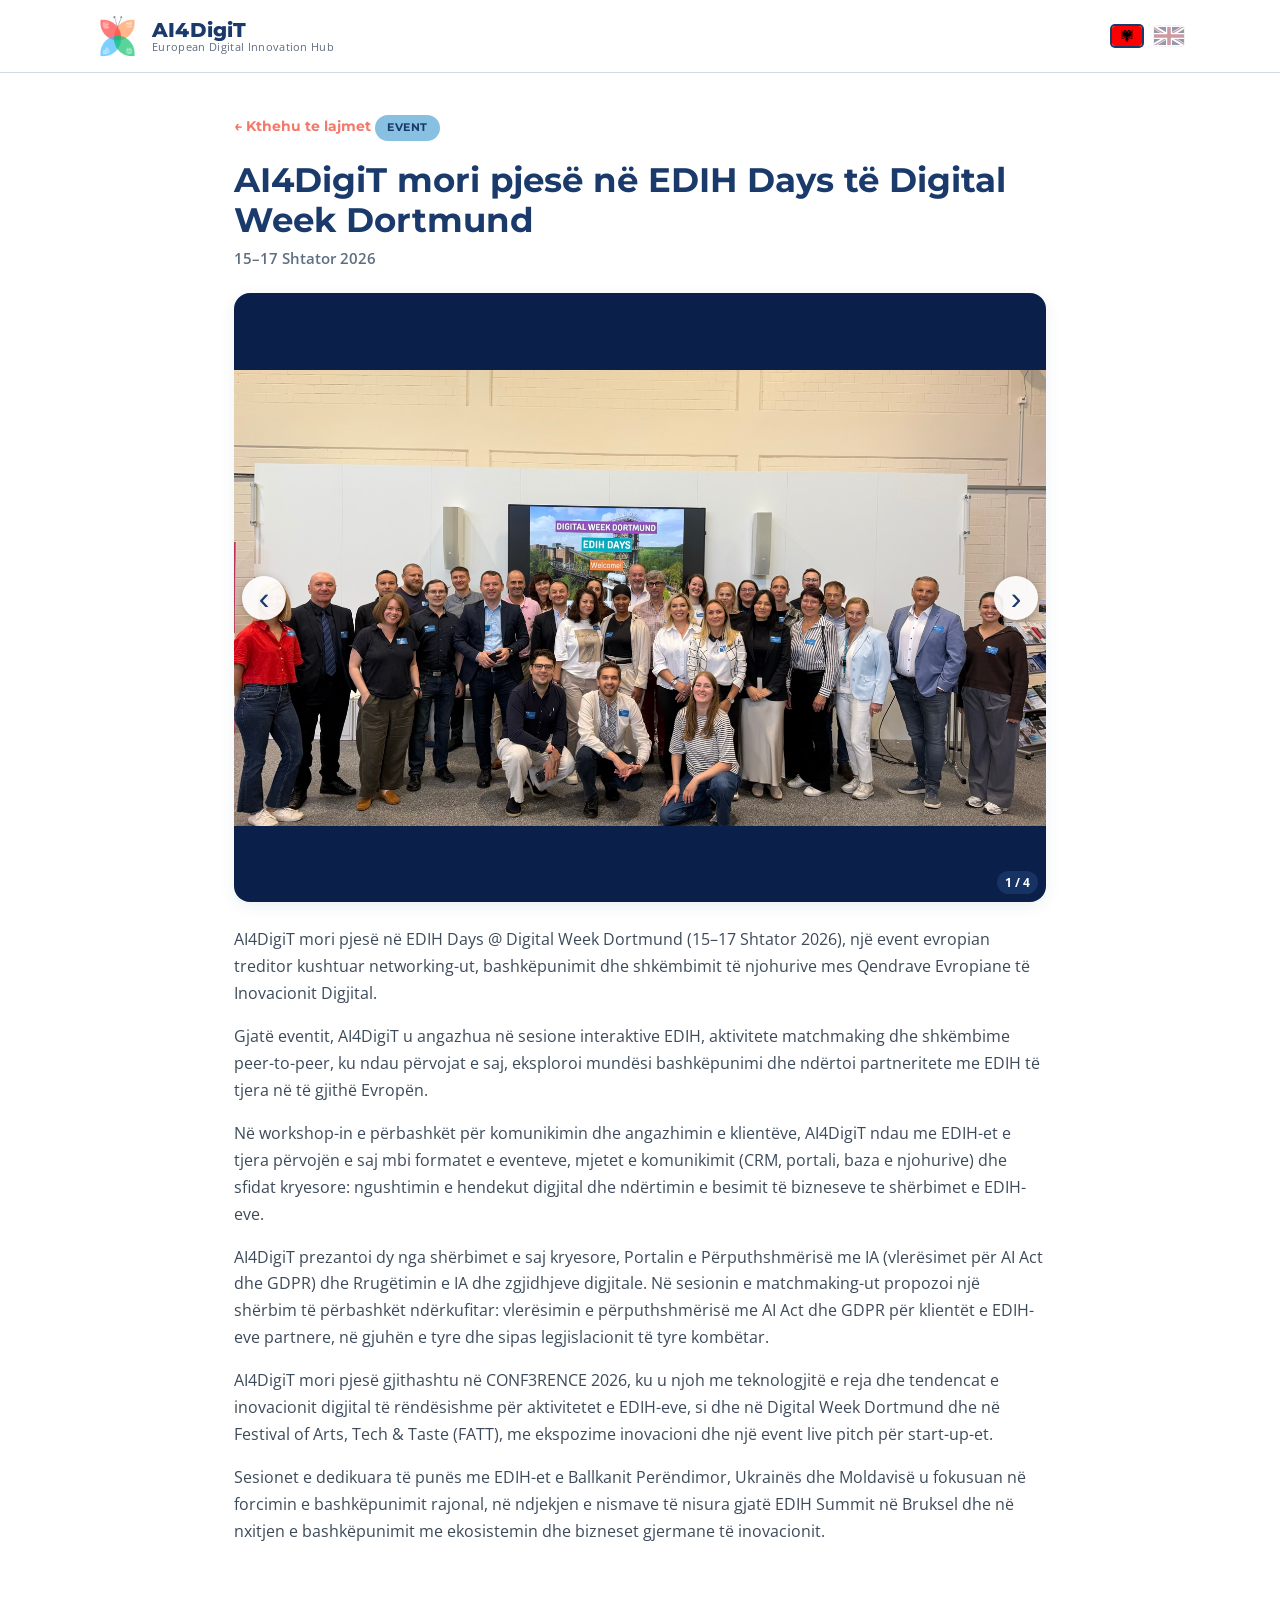
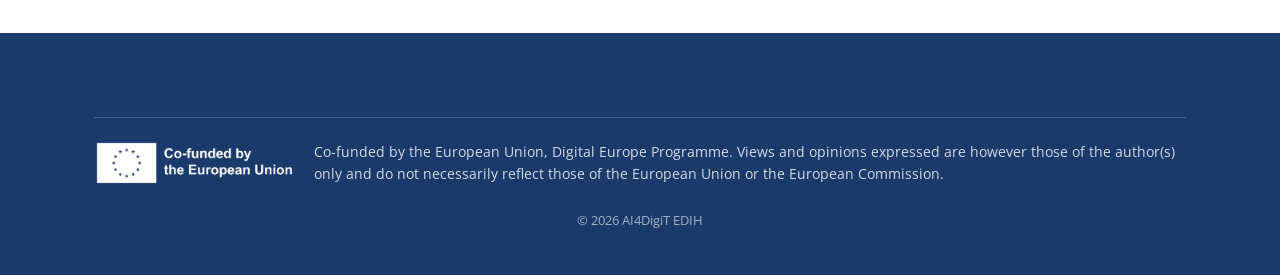
<file: dortmund.html>
<!DOCTYPE html>
<html lang="sq">
<head>
  <meta charset="UTF-8" />
  <meta name="viewport" content="width=device-width, initial-scale=1.0" />
  <title>AI4DigiT në EDIH Days, Digital Week Dortmund / AI4DigiT at the EDIH Days, Digital Week Dortmund</title>
  <meta name="description" content="AI4DigiT took part in the EDIH Days @ Digital Week Dortmund, 15–17 September 2026: EDIH sessions, matchmaking, a joint workshop on communication and a proposal for a cross-border AI Act and GDPR compliance service." />
  <link rel="icon" href="assets/ai4digit-logo.png" type="image/png" />
  <link rel="preconnect" href="https://fonts.googleapis.com" />
  <link rel="preconnect" href="https://fonts.gstatic.com" crossorigin />
  <link href="https://fonts.googleapis.com/css2?family=Montserrat:wght@500;600;700;800&family=Open+Sans:wght@400;600&display=swap" rel="stylesheet" />
  <link rel="stylesheet" href="styles.css?v=202611031526" />
  <style>
    .legal { max-width: 860px; margin: 0 auto; padding: 40px 24px 72px; }
    .legal .back { display:inline-flex; align-items:center; gap:8px; font-family:"Montserrat",sans-serif; font-weight:700; font-size:.85rem; color:var(--coral); margin-bottom:22px; }
    .legal h1 { font-family:"Montserrat",sans-serif; font-size:2.1rem; color:var(--navy); margin-bottom:6px; }
    .legal .updated { color:var(--steel); font-size:.95rem; font-weight:600; margin-bottom:22px; }
    .legal .event-img { width:100%; border-radius:16px; box-shadow:var(--shadow-sm); margin:6px 0 24px; display:block; }
    .legal p, .legal li { color:var(--charcoal); line-height:1.65; font-size:1.02rem; }
    .legal .tag { display:inline-block; font-family:"Montserrat",sans-serif; font-weight:700; font-size:.7rem; text-transform:uppercase; letter-spacing:.05em; color:var(--navy); background:var(--sky); border-radius:999px; padding:4px 12px; margin-bottom:14px; }
    .legal a { color:var(--coral); }
    .legal-header { border-bottom:1px solid var(--mid-grey); }
    .legal-header .nav { height:72px; display:flex; align-items:center; }
    .legal-header .lang-toggle { margin-left:auto; }
    .event-slider { position:relative; margin:6px 0 24px; border-radius:16px; overflow:hidden; box-shadow:var(--shadow-sm); background:#0b1f4b; }
    .event-slider img { width:100%; aspect-ratio:4/3; object-fit:contain; display:block; }
    .event-slider img[hidden] { display:none; }
    .event-slider .tl-nav { width:44px; height:44px; font-size:2rem; }
  </style>
</head>
<body>
  <header class="site legal-header">
    <div class="container nav">
      <a class="brand" href="index.html" aria-label="AI4DigiT home">
        <img src="assets/ai4digit-logo.png" alt="" />
        <span class="wordmark"><b>AI4DigiT</b><span>European Digital Innovation Hub</span></span>
      </a>
      <div class="lang-toggle" role="group" aria-label="Language / Gjuha">
        <button data-setlang="sq" class="active" aria-pressed="true" aria-label="Shqip" title="Shqip"><img src="assets/flag-al.svg" alt="Shqip" width="30" height="20"></button>
        <button data-setlang="en" aria-pressed="false" aria-label="English" title="English"><img src="assets/flag-gb.svg" alt="English" width="30" height="20"></button>
      </div>
    </div>
  </header>

  <main class="legal">

    <!-- ============ SHQIP ============ -->
    <div data-lang-block="sq" class="active">
      <a class="back" href="news.html">← Kthehu te lajmet</a>
      <span class="tag">Event</span>
      <h1>AI4DigiT mori pjesë në EDIH Days të Digital Week Dortmund</h1>
      <p class="updated">15–17 Shtator 2026</p>
      <div class="event-slider tl-slider"><img src="assets/news/dortmund/dortmund-3.jpg" alt="Pjesëmarrësit e EDIH Days 2026 në Dortmund"><img src="assets/news/dortmund/dortmund-4.jpg" alt="Pjesëmarrësit e EDIH Days 2026 në Dortmund" hidden><img src="assets/news/dortmund/dortmund-2.jpg" alt="Pjesëmarrësit e EDIH Days 2026 në Dortmund" hidden><img src="assets/news/dortmund/dortmund-1.jpg" alt="Pjesëmarrësit e EDIH Days 2026 në Dortmund" hidden><button type="button" class="tl-nav tl-prev" aria-label="Foto e mëparshme">‹</button><button type="button" class="tl-nav tl-next" aria-label="Foto tjetër">›</button><span class="tl-count">1 / 4</span></div>

      <p>AI4DigiT mori pjesë në EDIH Days @ Digital Week Dortmund (15–17 Shtator 2026), një event evropian treditor kushtuar networking-ut, bashkëpunimit dhe shkëmbimit të njohurive mes Qendrave Evropiane të Inovacionit Digjital.</p>
      <p>Gjatë eventit, AI4DigiT u angazhua në sesione interaktive EDIH, aktivitete matchmaking dhe shkëmbime peer-to-peer, ku ndau përvojat e saj, eksploroi mundësi bashkëpunimi dhe ndërtoi partneritete me EDIH të tjera në të gjithë Evropën.</p>
      <p>Në workshop-in e përbashkët për komunikimin dhe angazhimin e klientëve, AI4DigiT ndau me EDIH-et e tjera përvojën e saj mbi formatet e eventeve, mjetet e komunikimit (CRM, portali, baza e njohurive) dhe sfidat kryesore: ngushtimin e hendekut digjital dhe ndërtimin e besimit të bizneseve te shërbimet e EDIH-eve.</p>
      <p>AI4DigiT prezantoi dy nga shërbimet e saj kryesore, Portalin e Përputhshmërisë me IA (vlerësimet për AI Act dhe GDPR) dhe Rrugëtimin e IA dhe zgjidhjeve digjitale. Në sesionin e matchmaking-ut propozoi një shërbim të përbashkët ndërkufitar: vlerësimin e përputhshmërisë me AI Act dhe GDPR për klientët e EDIH-eve partnere, në gjuhën e tyre dhe sipas legjislacionit të tyre kombëtar.</p>
      <p>AI4DigiT mori pjesë gjithashtu në CONF3RENCE 2026, ku u njoh me teknologjitë e reja dhe tendencat e inovacionit digjital të rëndësishme për aktivitetet e EDIH-eve, si dhe në Digital Week Dortmund dhe në Festival of Arts, Tech & Taste (FATT), me ekspozime inovacioni dhe një event live pitch për start-up-et.</p>
      <p>Sesionet e dedikuara të punës me EDIH-et e Ballkanit Perëndimor, Ukrainës dhe Moldavisë u fokusuan në forcimin e bashkëpunimit rajonal, në ndjekjen e nismave të nisura gjatë EDIH Summit në Bruksel dhe në nxitjen e bashkëpunimit me ekosistemin dhe bizneset gjermane të inovacionit.</p>
    </div>

    <!-- ============ ENGLISH ============ -->
    <div data-lang-block="en">
      <a class="back" href="news.html">← Back to news</a>
      <span class="tag">Event</span>
      <h1>AI4DigiT took part in the EDIH Days of Digital Week Dortmund</h1>
      <p class="updated">15–17 September 2026</p>
      <div class="event-slider tl-slider"><img src="assets/news/dortmund/dortmund-3.jpg" alt="Participants of the EDIH Days 2026 in Dortmund"><img src="assets/news/dortmund/dortmund-4.jpg" alt="Participants of the EDIH Days 2026 in Dortmund" hidden><img src="assets/news/dortmund/dortmund-2.jpg" alt="Participants of the EDIH Days 2026 in Dortmund" hidden><img src="assets/news/dortmund/dortmund-1.jpg" alt="Participants of the EDIH Days 2026 in Dortmund" hidden><button type="button" class="tl-nav tl-prev" aria-label="Previous photo">‹</button><button type="button" class="tl-nav tl-next" aria-label="Next photo">›</button><span class="tl-count">1 / 4</span></div>

      <p>AI4DigiT took part in the EDIH Days @ Digital Week Dortmund (15–17 September 2026), a three-day European event dedicated to networking, collaboration and knowledge exchange among European Digital Innovation Hubs.</p>
      <p>During the event, AI4DigiT engaged in interactive EDIH sessions, matchmaking activities and peer-to-peer exchanges, sharing its experience, exploring collaboration opportunities and building partnerships with other EDIHs across Europe.</p>
      <p>In the joint workshop on communication and customer engagement, AI4DigiT shared its experience with other EDIHs on event formats, communication tools (CRM, portal, knowledge base) and its main challenges: closing the digitalisation gap and building businesses' trust in EDIH services.</p>
      <p>AI4DigiT presented two of its key services, the AI Compliance Portal (AI Act and GDPR assessments) and the AI and Digital Solution Journey. In the matchmaking session it proposed a joint cross-border service: AI Act and GDPR compliance assessments for the clients of partner EDIHs, in their language and under their national law.</p>
      <p>AI4DigiT also attended CONF3RENCE 2026, gaining insights into emerging technologies and digital innovation trends relevant to EDIH activities, and took part in Digital Week Dortmund and the Festival of Arts, Tech &amp; Taste (FATT), with innovation showcases and a live start-up pitch event.</p>
      <p>Dedicated working sessions with EDIHs from the Western Balkans, Ukraine and Moldova focused on strengthening regional cooperation, following up on initiatives launched at the EDIH Summit in Brussels, and fostering collaboration with the German innovation ecosystem and businesses.</p>
    </div>
  </main>

  <footer class="site">
    <div class="container">
      <div class="eu-note">
        <img class="eu-logo" src="assets/eu-cofunded-white.png" alt="Co-funded by the European Union" />
        <span>Co-funded by the European Union, Digital Europe Programme. Views and opinions expressed are however those of the author(s) only and do not necessarily reflect those of the European Union or the European Commission.</span>
      </div>
      <p class="copyright">© <span id="year">2026</span> AI4DigiT EDIH</p>
    </div>
  </footer>

  <script>
    (function () {
      var buttons = document.querySelectorAll("[data-setlang]");
      function setLang(lang) {
        if (lang !== "sq" && lang !== "en") lang = "sq";
        document.documentElement.lang = lang;
        document.querySelectorAll("[data-lang-block]").forEach(function (b) {
          b.classList.toggle("active", b.getAttribute("data-lang-block") === lang);
        });
        buttons.forEach(function (btn) {
          var on = btn.getAttribute("data-setlang") === lang;
          btn.classList.toggle("active", on);
          btn.setAttribute("aria-pressed", on ? "true" : "false");
        });
        try { localStorage.setItem("ai4digit-lang", lang); } catch (e) {}
      }
      buttons.forEach(function (btn) {
        btn.addEventListener("click", function () { setLang(btn.getAttribute("data-setlang")); });
      });
      var saved = "sq";
      try { saved = localStorage.getItem("ai4digit-lang") || "sq"; } catch (e) {}
      setLang(saved);
      document.getElementById("year").textContent = new Date().getFullYear();
      document.addEventListener("click", function (e) {
        var btn = e.target.closest(".tl-nav");
        if (!btn) return;
        var box = btn.closest(".tl-slider");
        var imgs = Array.prototype.slice.call(box.querySelectorAll("img"));
        var cur = imgs.findIndex(function (i) { return !i.hidden; });
        var next = (cur + (btn.classList.contains("tl-next") ? 1 : -1) + imgs.length) % imgs.length;
        imgs.forEach(function (im, k) { im.hidden = k !== next; });
        box.querySelector(".tl-count").textContent = (next + 1) + " / " + imgs.length;
      });
    })();
  </script>
  <!-- Visitor statistics: GoatCounter, self-hosted by AI4DigiT. No cookies, no IP addresses stored. -->
  <script data-goatcounter="https://stats.ai4digit.eu/count" async src="https://stats.ai4digit.eu/count.js"></script>
  <script defer src="https://analytics.ai4digit.eu/script.js" data-website-id="20dfb4e6-2be8-4b26-b853-823042162b34" data-domains="ai4digit.eu,www.ai4digit.eu"></script>
</body>
</html>
</file>
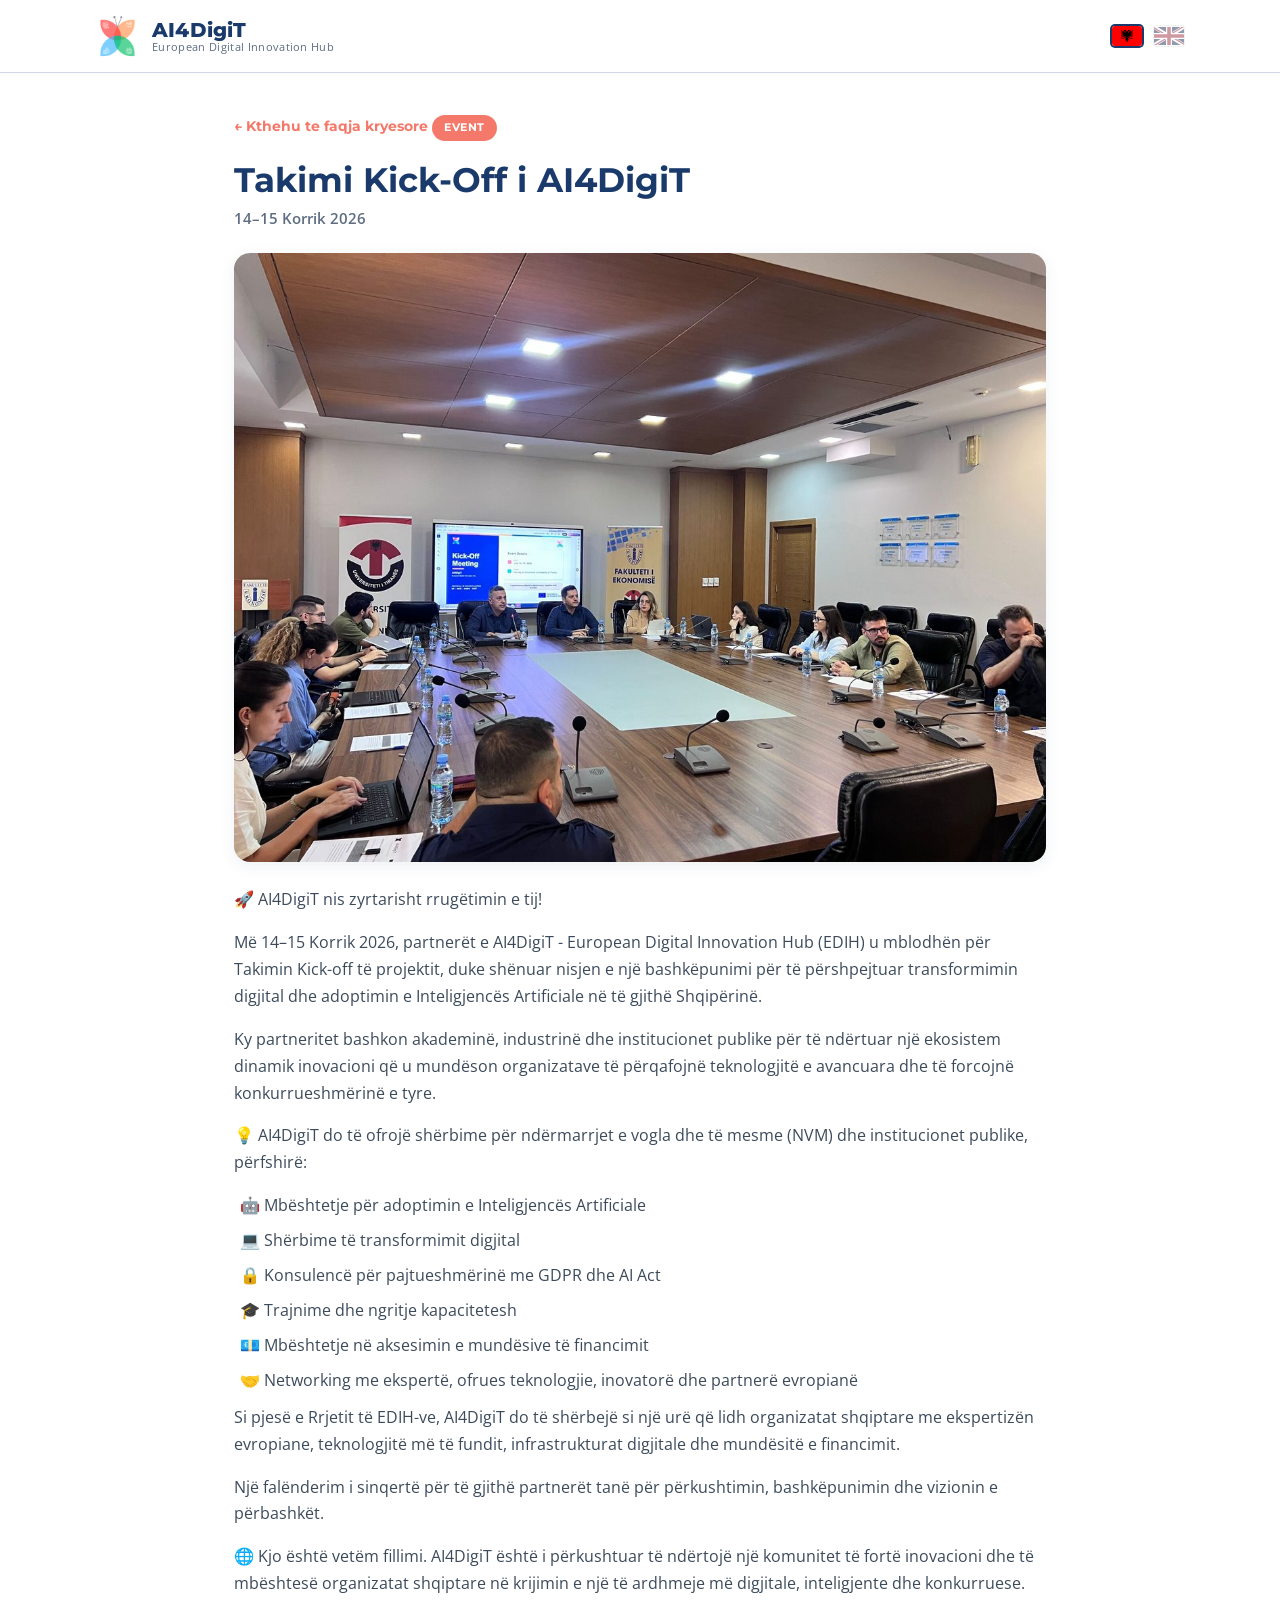
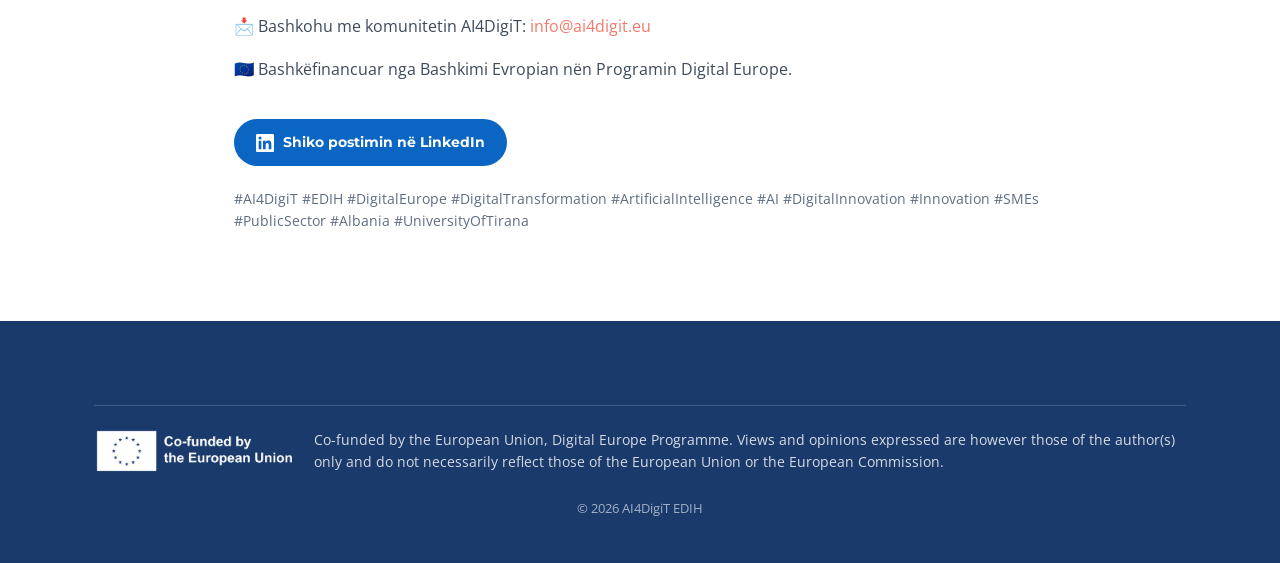
<file: kickoff.html>
<!DOCTYPE html>
<html lang="sq">
<head>
  <meta charset="UTF-8" />
  <meta name="viewport" content="width=device-width, initial-scale=1.0" />
  <title>Takimi Kick-Off / Kick-off Meeting, AI4DigiT</title>
  <meta name="description" content="AI4DigiT Kick-off Meeting, 14–15 July 2026 — the official launch of the AI4DigiT European Digital Innovation Hub." />
  <link rel="icon" href="assets/ai4digit-logo.png" type="image/png" />
  <link rel="preconnect" href="https://fonts.googleapis.com" />
  <link rel="preconnect" href="https://fonts.gstatic.com" crossorigin />
  <link href="https://fonts.googleapis.com/css2?family=Montserrat:wght@500;600;700;800&family=Open+Sans:wght@400;600&display=swap" rel="stylesheet" />
  <link rel="stylesheet" href="styles.css?v=202611031526" />
  <style>
    .legal { max-width: 860px; margin: 0 auto; padding: 40px 24px 72px; }
    .legal .back { display:inline-flex; align-items:center; gap:8px; font-family:"Montserrat",sans-serif; font-weight:700; font-size:.85rem; color:var(--coral); margin-bottom:22px; }
    .legal h1 { font-family:"Montserrat",sans-serif; font-size:2.1rem; color:var(--navy); margin-bottom:6px; }
    .legal .updated { color:var(--steel); font-size:.95rem; font-weight:600; margin-bottom:22px; }
    .legal .event-img { width:100%; border-radius:16px; box-shadow:var(--shadow-sm); margin:6px 0 24px; display:block; }
    .legal p, .legal li { color:var(--charcoal); line-height:1.65; font-size:1.02rem; }
    .legal ul { padding-left:6px; margin:10px 0; list-style:none; }
    .legal ul li { margin-bottom:8px; }
    .legal .tag { display:inline-block; font-family:"Montserrat",sans-serif; font-weight:700; font-size:.7rem; text-transform:uppercase; letter-spacing:.05em; color:#fff; background:var(--coral); border-radius:999px; padding:4px 12px; margin-bottom:14px; }
    .legal .hashtags { color:var(--steel); font-size:.85rem; margin-top:18px; }
    .legal .btn-linkedin { display:inline-flex; align-items:center; gap:9px; margin:20px 0 4px; background:#0A66C2; color:#fff; font-family:"Montserrat",sans-serif; font-weight:700; font-size:.9rem; padding:12px 22px; border-radius:999px; }
    .legal .btn-linkedin:hover { background:#004182; text-decoration:none; }
    .legal a { color:var(--coral); }
    .legal-header { border-bottom:1px solid var(--mid-grey); }
    .legal-header .nav { height:72px; display:flex; align-items:center; }
    .legal-header .lang-toggle { margin-left:auto; }
  </style>
</head>
<body>
  <header class="site legal-header">
    <div class="container nav">
      <a class="brand" href="index.html" aria-label="AI4DigiT home">
        <img src="assets/ai4digit-logo.png" alt="" />
        <span class="wordmark"><b>AI4DigiT</b><span>European Digital Innovation Hub</span></span>
      </a>
      <div class="lang-toggle" role="group" aria-label="Language / Gjuha">
        <button data-setlang="sq" class="active" aria-pressed="true" aria-label="Shqip" title="Shqip"><img src="assets/flag-al.svg" alt="Shqip" width="30" height="20"></button>
        <button data-setlang="en" aria-pressed="false" aria-label="English" title="English"><img src="assets/flag-gb.svg" alt="English" width="30" height="20"></button>
      </div>
    </div>
  </header>

  <main class="legal">

    <!-- ============ SHQIP ============ -->
    <div data-lang-block="sq" class="active">
      <a class="back" href="index.html">← Kthehu te faqja kryesore</a>
      <span class="tag">Event</span>
      <h1>Takimi Kick-Off i AI4DigiT</h1>
      <p class="updated">14–15 Korrik 2026</p>
      <img class="event-img" src="assets/news/kickoff.jpg" alt="Takimi Kick-Off i AI4DigiT" />

      <p>🚀 AI4DigiT nis zyrtarisht rrugëtimin e tij!</p>
      <p>Më 14–15 Korrik 2026, partnerët e AI4DigiT - European Digital Innovation Hub (EDIH) u mblodhën për Takimin Kick-off të projektit, duke shënuar nisjen e një bashkëpunimi për të përshpejtuar transformimin digjital dhe adoptimin e Inteligjencës Artificiale në të gjithë Shqipërinë.</p>
      <p>Ky partneritet bashkon akademinë, industrinë dhe institucionet publike për të ndërtuar një ekosistem dinamik inovacioni që u mundëson organizatave të përqafojnë teknologjitë e avancuara dhe të forcojnë konkurrueshmërinë e tyre.</p>
      <p>💡 AI4DigiT do të ofrojë shërbime për ndërmarrjet e vogla dhe të mesme (NVM) dhe institucionet publike, përfshirë:</p>
      <ul>
        <li>🤖 Mbështetje për adoptimin e Inteligjencës Artificiale</li>
        <li>💻 Shërbime të transformimit digjital</li>
        <li>🔒 Konsulencë për pajtueshmërinë me GDPR dhe AI Act</li>
        <li>🎓 Trajnime dhe ngritje kapacitetesh</li>
        <li>💶 Mbështetje në aksesimin e mundësive të financimit</li>
        <li>🤝 Networking me ekspertë, ofrues teknologjie, inovatorë dhe partnerë evropianë</li>
      </ul>
      <p>Si pjesë e Rrjetit të EDIH-ve, AI4DigiT do të shërbejë si një urë që lidh organizatat shqiptare me ekspertizën evropiane, teknologjitë më të fundit, infrastrukturat digjitale dhe mundësitë e financimit.</p>
      <p>Një falënderim i sinqertë për të gjithë partnerët tanë për përkushtimin, bashkëpunimin dhe vizionin e përbashkët.</p>
      <p>🌐 Kjo është vetëm fillimi. AI4DigiT është i përkushtuar të ndërtojë një komunitet të fortë inovacioni dhe të mbështesë organizatat shqiptare në krijimin e një të ardhmeje më digjitale, inteligjente dhe konkurruese.</p>
      <p>📩 Bashkohu me komunitetin AI4DigiT: <a href="mailto:info@ai4digit.eu">info@ai4digit.eu</a></p>
      <p>🇪🇺 Bashkëfinancuar nga Bashkimi Evropian nën Programin Digital Europe.</p>

      <a class="btn-linkedin" href="https://www.linkedin.com/feed/update/urn:li:activity:7485748741774184448/?actorCompanyId=135147779" target="_blank" rel="noopener">
        <svg width="18" height="18" viewBox="0 0 24 24" fill="currentColor" aria-hidden="true"><path d="M20.45 20.45h-3.56v-5.57c0-1.33-.02-3.04-1.85-3.04-1.85 0-2.13 1.45-2.13 2.94v5.67H9.35V9h3.42v1.56h.05c.48-.9 1.64-1.85 3.37-1.85 3.6 0 4.27 2.37 4.27 5.46v6.28zM5.34 7.43a2.07 2.07 0 1 1 0-4.14 2.07 2.07 0 0 1 0 4.14zM7.12 20.45H3.55V9h3.57v11.45zM22.22 0H1.77C.79 0 0 .77 0 1.72v20.56C0 23.23.79 24 1.77 24h20.45c.98 0 1.78-.77 1.78-1.72V1.72C24 .77 23.2 0 22.22 0z"/></svg>
        Shiko postimin në LinkedIn
      </a>
      <p class="hashtags">#AI4DigiT #EDIH #DigitalEurope #DigitalTransformation #ArtificialIntelligence #AI #DigitalInnovation #Innovation #SMEs #PublicSector #Albania #UniversityOfTirana</p>
    </div>

    <!-- ============ ENGLISH ============ -->
    <div data-lang-block="en">
      <a class="back" href="index.html">← Back to homepage</a>
      <span class="tag">Event</span>
      <h1>AI4DigiT Kick-off Meeting</h1>
      <p class="updated">14–15 July 2026</p>
      <img class="event-img" src="assets/news/kickoff.jpg" alt="AI4DigiT Kick-off Meeting" />

      <p>🚀 AI4DigiT officially begins its journey!</p>
      <p>On 14–15 July 2026, the partners of AI4DigiT - European Digital Innovation Hub (EDIH) came together for the project's Kick-off Meeting, marking the start of a collaboration to accelerate digital transformation and the adoption of Artificial Intelligence across Albania.</p>
      <p>This partnership brings together academia, industry, and public institutions to build a dynamic innovation ecosystem that empowers organizations to embrace advanced technologies and strengthen their competitiveness.</p>
      <p>💡 AI4DigiT will provide services to small and medium-sized enterprises (SMEs) and public institutions, including:</p>
      <ul>
        <li>🤖 Support for Artificial Intelligence adoption</li>
        <li>💻 Digital transformation services</li>
        <li>🔒 Consultancy on GDPR and AI Act compliance</li>
        <li>🎓 Training and capacity building</li>
        <li>💶 Support in accessing funding opportunities</li>
        <li>🤝 Networking with experts, technology providers, innovators, and European partners</li>
      </ul>
      <p>As part of the EDIHs Network, AI4DigiT will serve as a bridge connecting Albanian organizations with European expertise, cutting-edge technologies, digital infrastructures, and funding opportunities.</p>
      <p>A sincere thank you to all our partners for their commitment, collaboration, and shared vision.</p>
      <p>🌐 This is only the beginning. AI4DigiT is committed to building a strong innovation community and supporting Albanian organizations in creating a more digital, intelligent, and competitive future.</p>
      <p>📩 Join the AI4DigiT community: <a href="mailto:info@ai4digit.eu">info@ai4digit.eu</a></p>
      <p>🇪🇺 Co-funded by the European Union under the Digital Europe Programme.</p>

      <a class="btn-linkedin" href="https://www.linkedin.com/feed/update/urn:li:activity:7485748741774184448/?actorCompanyId=135147779" target="_blank" rel="noopener">
        <svg width="18" height="18" viewBox="0 0 24 24" fill="currentColor" aria-hidden="true"><path d="M20.45 20.45h-3.56v-5.57c0-1.33-.02-3.04-1.85-3.04-1.85 0-2.13 1.45-2.13 2.94v5.67H9.35V9h3.42v1.56h.05c.48-.9 1.64-1.85 3.37-1.85 3.6 0 4.27 2.37 4.27 5.46v6.28zM5.34 7.43a2.07 2.07 0 1 1 0-4.14 2.07 2.07 0 0 1 0 4.14zM7.12 20.45H3.55V9h3.57v11.45zM22.22 0H1.77C.79 0 0 .77 0 1.72v20.56C0 23.23.79 24 1.77 24h20.45c.98 0 1.78-.77 1.78-1.72V1.72C24 .77 23.2 0 22.22 0z"/></svg>
        View the post on LinkedIn
      </a>
      <p class="hashtags">#AI4DigiT #EDIH #DigitalEurope #DigitalTransformation #ArtificialIntelligence #AI #DigitalInnovation #Innovation #SMEs #PublicSector #Albania #UniversityOfTirana</p>
    </div>
  </main>

  <footer class="site">
    <div class="container">
      <div class="eu-note">
        <img class="eu-logo" src="assets/eu-cofunded-white.png" alt="Co-funded by the European Union" />
        <span>Co-funded by the European Union, Digital Europe Programme. Views and opinions expressed are however those of the author(s) only and do not necessarily reflect those of the European Union or the European Commission.</span>
      </div>
      <p class="copyright">© <span id="year">2026</span> AI4DigiT EDIH</p>
    </div>
  </footer>

  <script>
    (function () {
      var buttons = document.querySelectorAll("[data-setlang]");
      function setLang(lang) {
        if (lang !== "sq" && lang !== "en") lang = "sq";
        document.documentElement.lang = lang;
        document.querySelectorAll("[data-lang-block]").forEach(function (b) {
          b.classList.toggle("active", b.getAttribute("data-lang-block") === lang);
        });
        buttons.forEach(function (btn) {
          var on = btn.getAttribute("data-setlang") === lang;
          btn.classList.toggle("active", on);
          btn.setAttribute("aria-pressed", on ? "true" : "false");
        });
        try { localStorage.setItem("ai4digit-lang", lang); } catch (e) {}
      }
      buttons.forEach(function (btn) {
        btn.addEventListener("click", function () { setLang(btn.getAttribute("data-setlang")); });
      });
      var saved = "sq";
      try { saved = localStorage.getItem("ai4digit-lang") || "sq"; } catch (e) {}
      setLang(saved);
      document.getElementById("year").textContent = new Date().getFullYear();
    })();
  </script>
  <!-- Visitor statistics: GoatCounter, self-hosted by AI4DigiT. No cookies, no IP addresses stored. -->
  <script data-goatcounter="https://stats.ai4digit.eu/count" async src="https://stats.ai4digit.eu/count.js"></script>
  <script defer src="https://analytics.ai4digit.eu/script.js" data-website-id="20dfb4e6-2be8-4b26-b853-823042162b34" data-domains="ai4digit.eu,www.ai4digit.eu"></script>
</body>
</html>
</file>
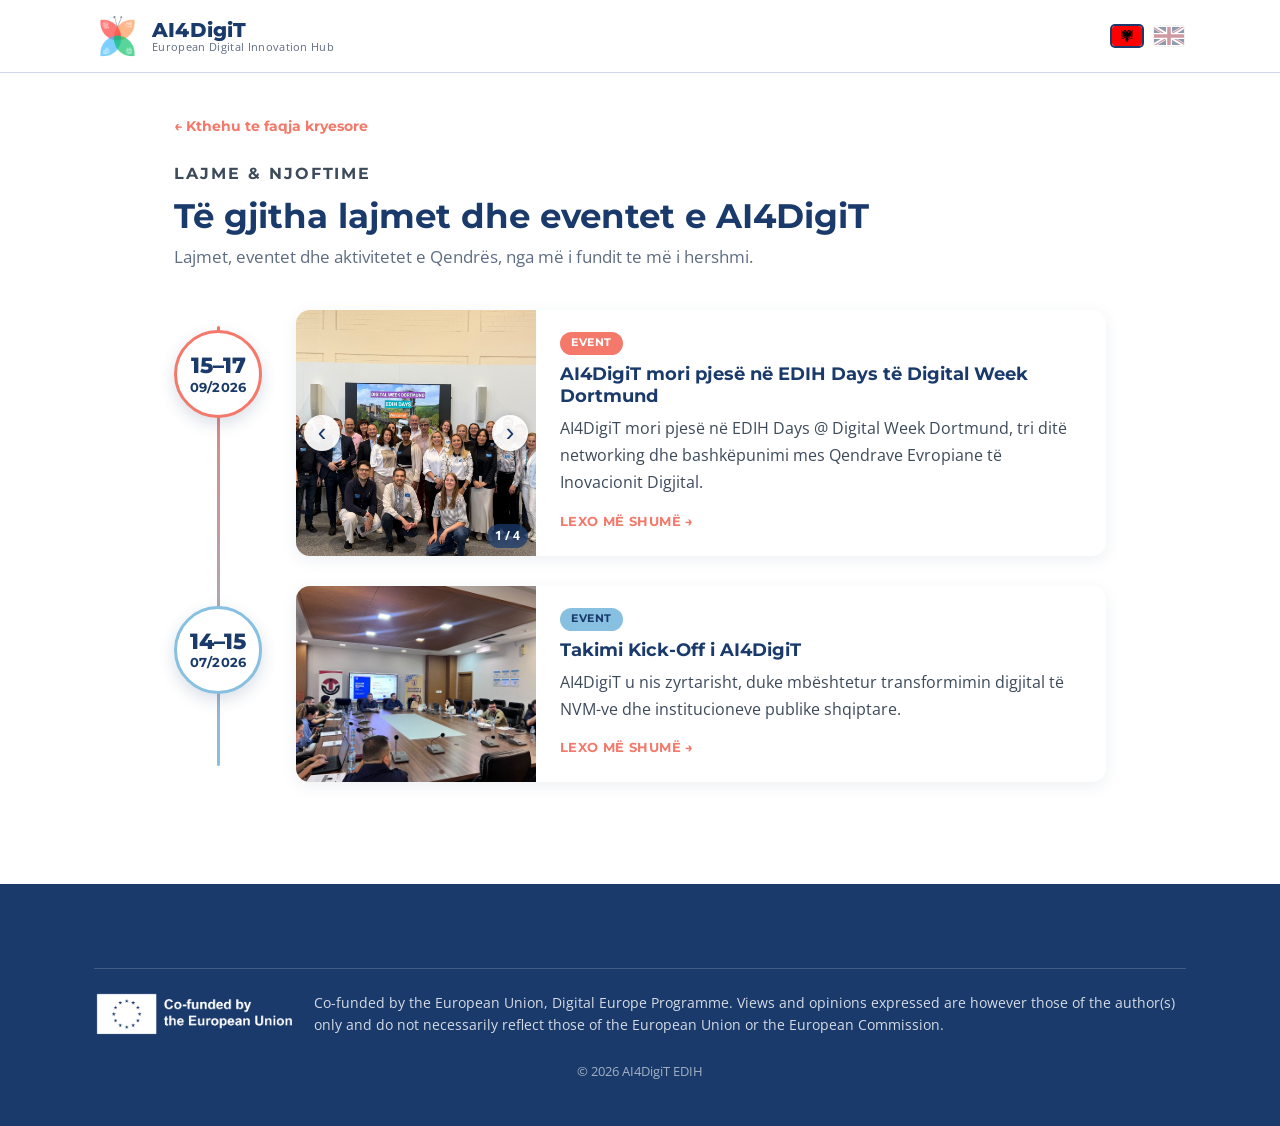
<file: news.html>
<!DOCTYPE html>
<html lang="sq">
<head>
  <meta charset="UTF-8" />
  <meta name="viewport" content="width=device-width, initial-scale=1.0" />
  <title>Lajme / News, AI4DigiT</title>
  <meta name="description" content="Të gjitha lajmet dhe eventet e AI4DigiT, Qendra Evropiane e Inovacionit Digjital për Shqipërinë. All AI4DigiT news and events." />
  <link rel="icon" href="assets/ai4digit-logo.png" type="image/png" />
  <link rel="preconnect" href="https://fonts.googleapis.com" />
  <link rel="preconnect" href="https://fonts.gstatic.com" crossorigin />
  <link href="https://fonts.googleapis.com/css2?family=Montserrat:wght@500;600;700;800&family=Open+Sans:wght@400;600&display=swap" rel="stylesheet" />
  <link rel="stylesheet" href="styles.css?v=202611031526" />
  <style>
    .legal { max-width: 860px; margin: 0 auto; padding: 40px 24px 72px; }
    .legal .back { display:inline-flex; align-items:center; gap:8px; font-family:"Montserrat",sans-serif; font-weight:700; font-size:.85rem; color:var(--coral); margin-bottom:22px; }
    .legal h1 { font-family:"Montserrat",sans-serif; font-size:2.1rem; color:var(--navy); margin-bottom:6px; }
    .legal .updated { color:var(--steel); font-size:.95rem; font-weight:600; margin-bottom:22px; }
    .legal .event-img { width:100%; border-radius:16px; box-shadow:var(--shadow-sm); margin:6px 0 24px; display:block; }
    .legal p, .legal li { color:var(--charcoal); line-height:1.65; font-size:1.02rem; }
    .legal ul { padding-left:6px; margin:10px 0; list-style:none; }
    .legal ul li { margin-bottom:8px; }
    .legal .tag { display:inline-block; font-family:"Montserrat",sans-serif; font-weight:700; font-size:.7rem; text-transform:uppercase; letter-spacing:.05em; color:#fff; background:var(--coral); border-radius:999px; padding:4px 12px; margin-bottom:14px; }
    .legal .hashtags { color:var(--steel); font-size:.85rem; margin-top:18px; }
    .legal .btn-linkedin { display:inline-flex; align-items:center; gap:9px; margin:20px 0 4px; background:#0A66C2; color:#fff; font-family:"Montserrat",sans-serif; font-weight:700; font-size:.9rem; padding:12px 22px; border-radius:999px; }
    .legal .btn-linkedin:hover { background:#004182; text-decoration:none; }
    .legal a { color:var(--coral); }
    .legal-header { border-bottom:1px solid var(--mid-grey); }
    .legal-header .nav { height:72px; display:flex; align-items:center; }
    .legal-header .lang-toggle { margin-left:auto; }
    .news-page { max-width: 980px; }
    .news-page .lead { color:var(--steel); font-size:1.05rem; margin:0 0 8px; }
  </style>
</head>
<body>
  <header class="site legal-header">
    <div class="container nav">
      <a class="brand" href="index.html" aria-label="AI4DigiT home">
        <img src="assets/ai4digit-logo.png" alt="" />
        <span class="wordmark"><b>AI4DigiT</b><span>European Digital Innovation Hub</span></span>
      </a>
      <div class="lang-toggle" role="group" aria-label="Language / Gjuha">
        <button data-setlang="sq" class="active" aria-pressed="true" aria-label="Shqip" title="Shqip"><img src="assets/flag-al.svg" alt="Shqip" width="30" height="20"></button>
        <button data-setlang="en" aria-pressed="false" aria-label="English" title="English"><img src="assets/flag-gb.svg" alt="English" width="30" height="20"></button>
      </div>
    </div>
  </header>

  <main class="legal news-page">
    <a class="back" href="index.html" data-i18n="news.back">← Kthehu te faqja kryesore</a>
    <p class="eyebrow" data-i18n="news.eyebrow">Lajme & Njoftime</p>
    <h1 data-i18n="news.pageTitle">Të gjitha lajmet dhe eventet e AI4DigiT</h1>
    <p class="lead" data-i18n="news.pageLead">Lajmet, eventet dhe aktivitetet e Qendrës, nga më i fundit te më i hershmi.</p>
    <div class="timeline-news" data-news-list></div>
    <noscript><p>JavaScript is needed to show the news list.</p></noscript>
  </main>

  <footer class="site">
    <div class="container">
      <div class="eu-note">
        <img class="eu-logo" src="assets/eu-cofunded-white.png" alt="Co-funded by the European Union" />
        <span>Co-funded by the European Union, Digital Europe Programme. Views and opinions expressed are however those of the author(s) only and do not necessarily reflect those of the European Union or the European Commission.</span>
      </div>
      <p class="copyright">© <span id="year">2026</span> AI4DigiT EDIH</p>
    </div>
  </footer>
  <!-- Visitor statistics: GoatCounter, self-hosted by AI4DigiT. No cookies, no IP addresses stored. -->
<script src="assets/news/news-data.js?v=202611031526"></script>
  <script src="script.js?v=202611031526"></script>
  <script data-goatcounter="https://stats.ai4digit.eu/count" async src="https://stats.ai4digit.eu/count.js"></script>
  <script defer src="https://analytics.ai4digit.eu/script.js" data-website-id="20dfb4e6-2be8-4b26-b853-823042162b34" data-domains="ai4digit.eu,www.ai4digit.eu"></script>
</body>
</html>
</file>
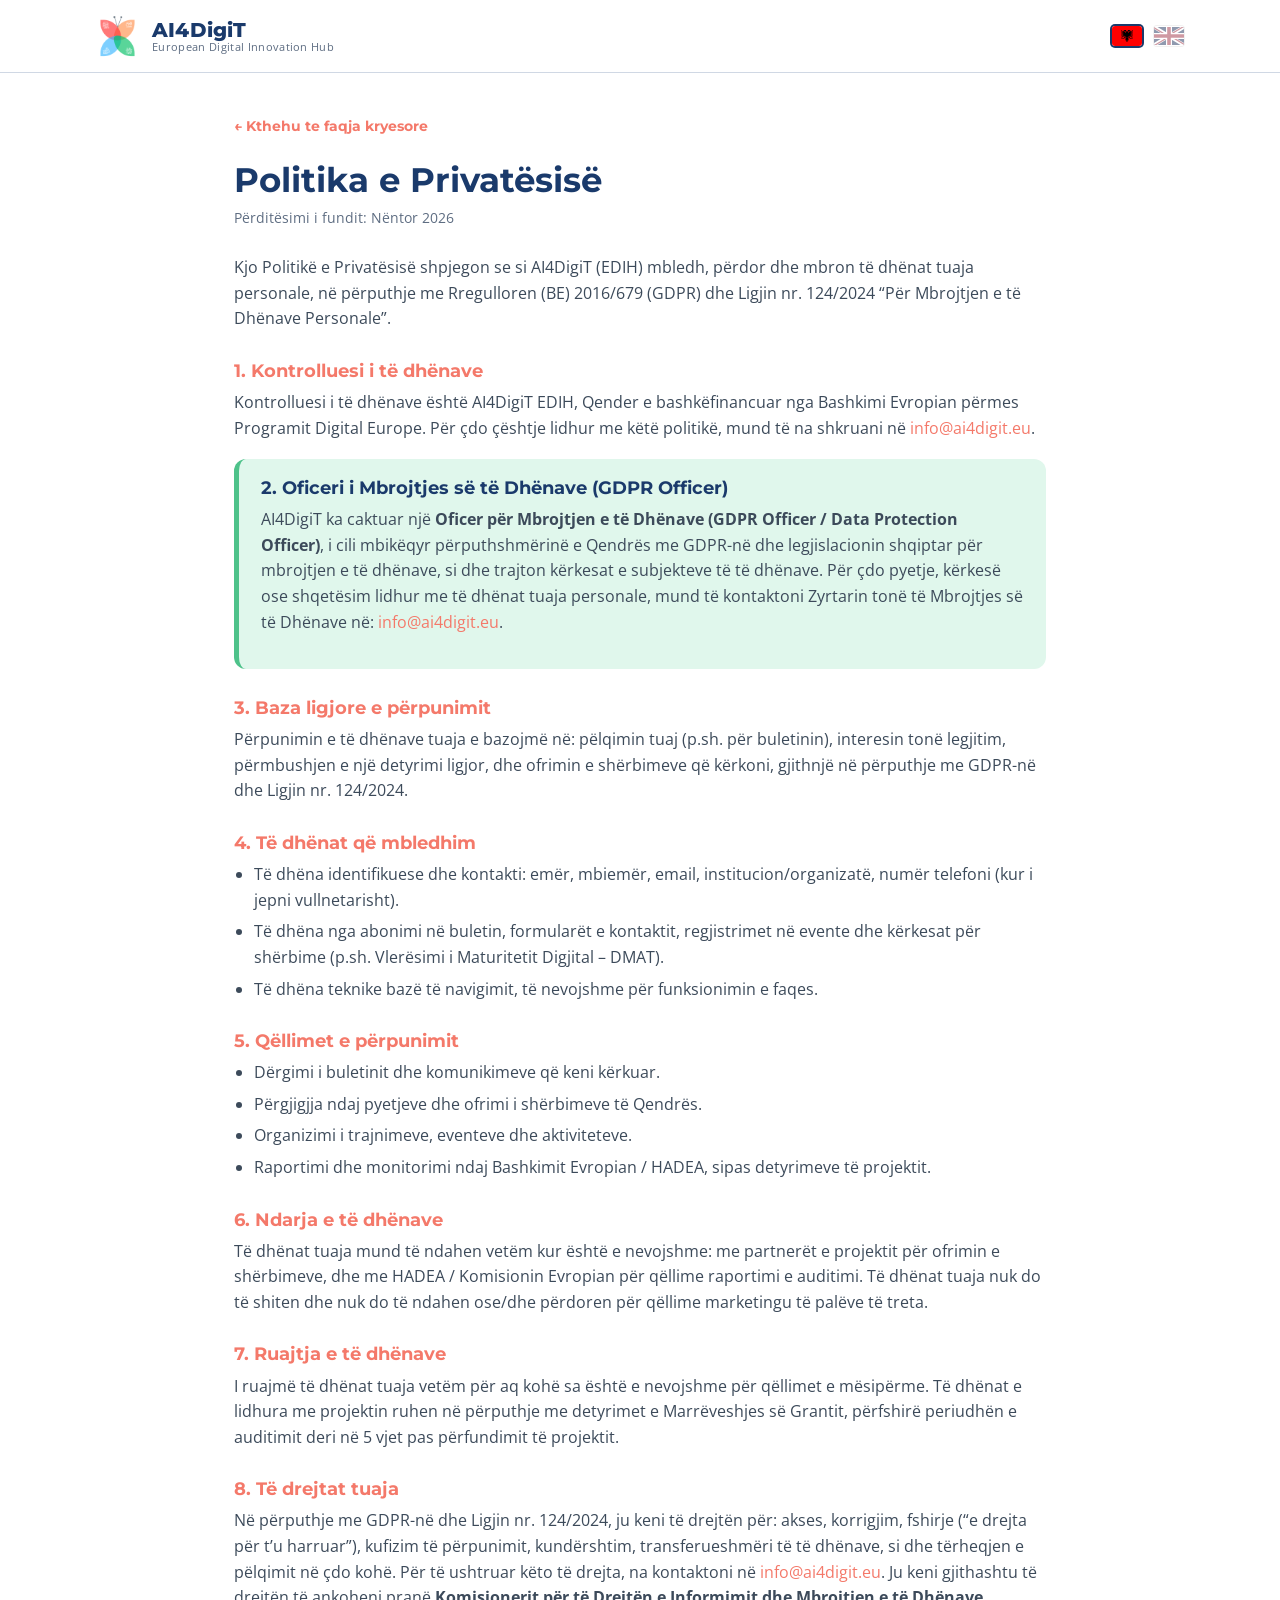
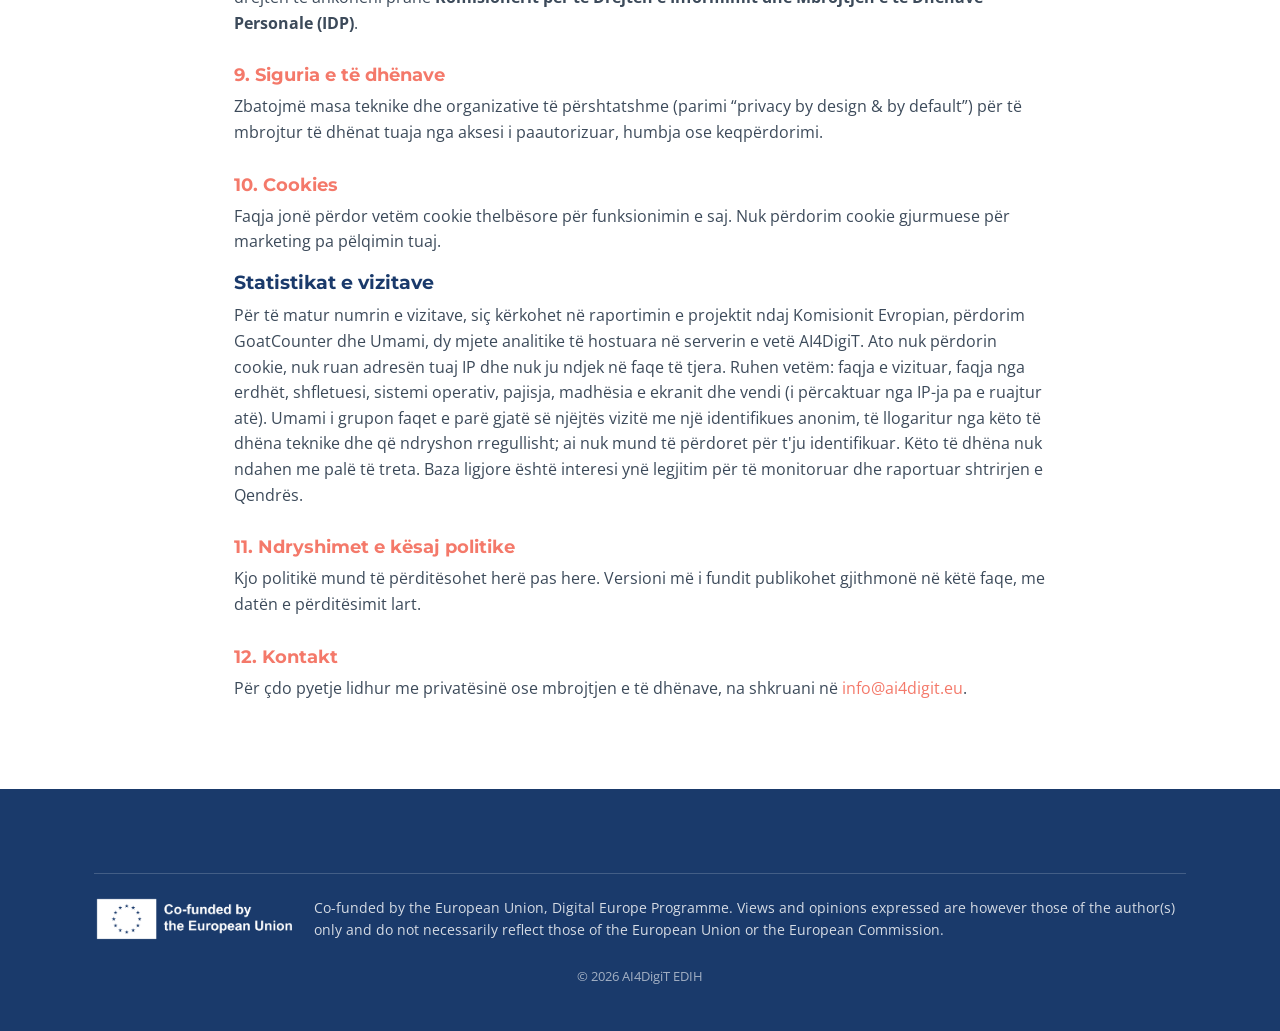
<file: privacy.html>
<!DOCTYPE html>
<html lang="sq">
<head>
  <meta charset="UTF-8" />
  <meta name="viewport" content="width=device-width, initial-scale=1.0" />
  <title>Politika e Privatësisë / Privacy Policy, AI4DigiT</title>
  <meta name="description" content="Politika e Privatësisë e AI4DigiT (EDIH). Privacy Policy of AI4DigiT, GDPR & Law no. 124/2024." />
  <link rel="icon" href="assets/ai4digit-logo.png" type="image/png" />
  <link rel="preconnect" href="https://fonts.googleapis.com" />
  <link rel="preconnect" href="https://fonts.gstatic.com" crossorigin />
  <link href="https://fonts.googleapis.com/css2?family=Montserrat:wght@500;600;700;800&family=Open+Sans:wght@400;600&display=swap" rel="stylesheet" />
  <link rel="stylesheet" href="styles.css?v=202611031526" />
  <style>
    .legal { max-width: 860px; margin: 0 auto; padding: 40px 24px 72px; }
    .legal .back { display:inline-flex; align-items:center; gap:8px; font-family:"Montserrat",sans-serif; font-weight:700; font-size:.85rem; color:var(--coral); margin-bottom:22px; }
    .legal h1 { font-family:"Montserrat",sans-serif; font-size:2.1rem; color:var(--navy); margin-bottom:6px; }
    .legal .updated { color:var(--steel); font-size:.9rem; margin-bottom:26px; }
    .legal h2 { font-family:"Montserrat",sans-serif; font-size:1.15rem; color:var(--coral); margin:28px 0 8px; }
    .legal p, .legal li { color:var(--charcoal); line-height:1.6; font-size:1rem; }
    .legal ul { padding-left:20px; margin:6px 0 6px; }
    .legal li { margin-bottom:6px; }
    .legal a { color:var(--coral); }
    .legal .callout { background:var(--mint-10); border-left:5px solid var(--mint); border-radius:12px; padding:18px 22px; margin:18px 0; }
    .legal .callout h2 { margin-top:0; color:var(--navy); }
    .legal-header { border-bottom:1px solid var(--mid-grey); }
    .legal-header .nav { height:72px; display:flex; align-items:center; }
    .legal-header .lang-toggle { margin-left:auto; }
  </style>
</head>
<body>
  <header class="site legal-header">
    <div class="container nav">
      <a class="brand" href="index.html" aria-label="AI4DigiT home">
        <img src="assets/ai4digit-logo.png" alt="" />
        <span class="wordmark">
          <b>AI4DigiT</b>
          <span>European Digital Innovation Hub</span>
        </span>
      </a>
      <div class="lang-toggle" role="group" aria-label="Language / Gjuha">
        <button data-setlang="sq" class="active" aria-pressed="true" aria-label="Shqip" title="Shqip"><img src="assets/flag-al.svg" alt="Shqip" width="30" height="20"></button>
        <button data-setlang="en" aria-pressed="false" aria-label="English" title="English"><img src="assets/flag-gb.svg" alt="English" width="30" height="20"></button>
      </div>
    </div>
  </header>

  <main class="legal">

    <!-- ============ SHQIP ============ -->
    <div data-lang-block="sq" class="active">
      <a class="back" href="index.html">← Kthehu te faqja kryesore</a>
      <h1>Politika e Privatësisë</h1>
      <p class="updated">Përditësimi i fundit: Nëntor 2026</p>

      <p>Kjo Politikë e Privatësisë shpjegon se si AI4DigiT (EDIH) mbledh, përdor dhe mbron të dhënat tuaja personale, në përputhje me Rregulloren (BE) 2016/679 (GDPR) dhe Ligjin nr. 124/2024 “Për Mbrojtjen e të Dhënave Personale”.</p>

      <h2>1. Kontrolluesi i të dhënave</h2>
      <p>Kontrolluesi i të dhënave është AI4DigiT EDIH, Qender e bashkëfinancuar nga Bashkimi Evropian përmes Programit Digital Europe. Për çdo çështje lidhur me këtë politikë, mund të na shkruani në <a href="mailto:info@ai4digit.eu">info@ai4digit.eu</a>.</p>

      <div class="callout">
        <h2>2. Oficeri i Mbrojtjes së të Dhënave (GDPR Officer)</h2>
        <p>AI4DigiT ka caktuar një <strong>Oficer për Mbrojtjen e të Dhënave (GDPR Officer / Data Protection Officer)</strong>, i cili mbikëqyr përputhshmërinë e Qendrës me GDPR-në dhe legjislacionin shqiptar për mbrojtjen e të dhënave, si dhe trajton kërkesat e subjekteve të të dhënave. Për çdo pyetje, kërkesë ose shqetësim lidhur me të dhënat tuaja personale, mund të kontaktoni Zyrtarin tonë të Mbrojtjes së të Dhënave në: <a href="mailto:info@ai4digit.eu">info@ai4digit.eu</a>.</p>
      </div>

      <h2>3. Baza ligjore e përpunimit</h2>
      <p>Përpunimin e të dhënave tuaja e bazojmë në: pëlqimin tuaj (p.sh. për buletinin), interesin tonë legjitim, përmbushjen e një detyrimi ligjor, dhe ofrimin e shërbimeve që kërkoni, gjithnjë në përputhje me GDPR-në dhe Ligjin nr. 124/2024.</p>

      <h2>4. Të dhënat që mbledhim</h2>
      <ul>
        <li>Të dhëna identifikuese dhe kontakti: emër, mbiemër, email, institucion/organizatë, numër telefoni (kur i jepni vullnetarisht).</li>
        <li>Të dhëna nga abonimi në buletin, formularët e kontaktit, regjistrimet në evente dhe kërkesat për shërbime (p.sh. Vlerësimi i Maturitetit Digjital – DMAT).</li>
        <li>Të dhëna teknike bazë të navigimit, të nevojshme për funksionimin e faqes.</li>
      </ul>

      <h2>5. Qëllimet e përpunimit</h2>
      <ul>
        <li>Dërgimi i buletinit dhe komunikimeve që keni kërkuar.</li>
        <li>Përgjigjja ndaj pyetjeve dhe ofrimi i shërbimeve të Qendrës.</li>
        <li>Organizimi i trajnimeve, eventeve dhe aktiviteteve.</li>
        <li>Raportimi dhe monitorimi ndaj Bashkimit Evropian / HADEA, sipas detyrimeve të projektit.</li>
      </ul>

      <h2>6. Ndarja e të dhënave</h2>
      <p>Të dhënat tuaja mund të ndahen vetëm kur është e nevojshme: me partnerët e projektit për ofrimin e shërbimeve, dhe me HADEA / Komisionin Evropian për qëllime raportimi e auditimi. Të dhënat tuaja nuk do të shiten dhe nuk do të ndahen ose/dhe përdoren për qëllime marketingu të palëve të treta.</p>

      <h2>7. Ruajtja e të dhënave</h2>
      <p>I ruajmë të dhënat tuaja vetëm për aq kohë sa është e nevojshme për qëllimet e mësipërme. Të dhënat e lidhura me projektin ruhen në përputhje me detyrimet e Marrëveshjes së Grantit, përfshirë periudhën e auditimit deri në 5 vjet pas përfundimit të projektit.</p>

      <h2>8. Të drejtat tuaja</h2>
      <p>Në përputhje me GDPR-në dhe Ligjin nr. 124/2024, ju keni të drejtën për: akses, korrigjim, fshirje (“e drejta për t’u harruar”), kufizim të përpunimit, kundërshtim, transferueshmëri të të dhënave, si dhe tërheqjen e pëlqimit në çdo kohë. Për të ushtruar këto të drejta, na kontaktoni në <a href="mailto:info@ai4digit.eu">info@ai4digit.eu</a>. Ju keni gjithashtu të drejtën të ankoheni pranë <strong>Komisionerit për të Drejtën e Informimit dhe Mbrojtjen e të Dhënave Personale (IDP)</strong>.</p>

      <h2>9. Siguria e të dhënave</h2>
      <p>Zbatojmë masa teknike dhe organizative të përshtatshme (parimi “privacy by design & by default”) për të mbrojtur të dhënat tuaja nga aksesi i paautorizuar, humbja ose keqpërdorimi.</p>

      <h2>10. Cookies</h2>
      <p>Faqja jonë përdor vetëm cookie thelbësore për funksionimin e saj. Nuk përdorim cookie gjurmuese për marketing pa pëlqimin tuaj.</p>
      <h3>Statistikat e vizitave</h3>
      <p>Për të matur numrin e vizitave, siç kërkohet në raportimin e projektit ndaj Komisionit Evropian, përdorim GoatCounter dhe Umami, dy mjete analitike të hostuara në serverin e vetë AI4DigiT. Ato nuk përdorin cookie, nuk ruan adresën tuaj IP dhe nuk ju ndjek në faqe të tjera. Ruhen vetëm: faqja e vizituar, faqja nga erdhët, shfletuesi, sistemi operativ, pajisja, madhësia e ekranit dhe vendi (i përcaktuar nga IP-ja pa e ruajtur atë). Umami i grupon faqet e parë gjatë së njëjtës vizitë me një identifikues anonim, të llogaritur nga këto të dhëna teknike dhe që ndryshon rregullisht; ai nuk mund të përdoret për t'ju identifikuar. Këto të dhëna nuk ndahen me palë të treta. Baza ligjore është interesi ynë legjitim për të monitoruar dhe raportuar shtrirjen e Qendrës.</p>

      <h2>11. Ndryshimet e kësaj politike</h2>
      <p>Kjo politikë mund të përditësohet herë pas here. Versioni më i fundit publikohet gjithmonë në këtë faqe, me datën e përditësimit lart.</p>

      <h2>12. Kontakt</h2>
      <p>Për çdo pyetje lidhur me privatësinë ose mbrojtjen e të dhënave, na shkruani në <a href="mailto:info@ai4digit.eu">info@ai4digit.eu</a>.</p>
    </div>

    <!-- ============ ENGLISH ============ -->
    <div data-lang-block="en">
      <a class="back" href="index.html">← Back to homepage</a>
      <h1>Privacy Policy</h1>
      <p class="updated">Last updated: November 2026</p>

      <p>This Privacy Policy explains how AI4DigiT (EDIH) collects, uses and protects your personal data, in accordance with Regulation (EU) 2016/679 (GDPR) and Albanian Law no. 124/2024 “On the Protection of Personal Data”.</p>

      <h2>1. Data Controller</h2>
      <p>The data controller is AI4DigiT EDIH, a Centre co-funded by the European Union through the Digital Europe Programme. For any matter relating to this policy, you may write to us at <a href="mailto:info@ai4digit.eu">info@ai4digit.eu</a>.</p>

      <div class="callout">
        <h2>2. Data Protection Officer (GDPR Officer)</h2>
        <p>AI4DigiT has appointed a <strong>Data Protection Officer (GDPR Officer)</strong>, who oversees the Centre's compliance with the GDPR and Albanian data-protection legislation, and handles data-subject requests. For any question, request or concern regarding your personal data, you may contact our Data Protection Officer at: <a href="mailto:info@ai4digit.eu">info@ai4digit.eu</a>.</p>
      </div>

      <h2>3. Legal basis for processing</h2>
      <p>We base the processing of your data on: your consent (e.g. for the newsletter), our legitimate interest, compliance with a legal obligation, and the provision of the services you request, always in accordance with the GDPR and Law no. 124/2024.</p>

      <h2>4. Data we collect</h2>
      <ul>
        <li>Identification and contact data: name, surname, email, institution/organisation, phone number (when you provide it voluntarily).</li>
        <li>Data from newsletter subscriptions, contact forms, event registrations and service requests (e.g. the Digital Maturity Assessment – DMAT).</li>
        <li>Basic technical navigation data, necessary for the website to function.</li>
      </ul>

      <h2>5. Purposes of processing</h2>
      <ul>
        <li>Sending the newsletter and the communications you have requested.</li>
        <li>Responding to questions and providing the Centre's services.</li>
        <li>Organising trainings, events and activities.</li>
        <li>Reporting and monitoring to the European Union / HADEA, in line with project obligations.</li>
      </ul>

      <h2>6. Data sharing</h2>
      <p>Your data may be shared only where necessary: with project partners for the delivery of services, and with HADEA / the European Commission for reporting and audit purposes. Your data will not be sold and will not be shared and/or used for the marketing purposes of third parties.</p>

      <h2>7. Data retention</h2>
      <p>We keep your data only for as long as necessary for the purposes above. Project-related data is retained in accordance with the obligations of the Grant Agreement, including the audit period of up to 5 years after the end of the project.</p>

      <h2>8. Your rights</h2>
      <p>In accordance with the GDPR and Law no. 124/2024, you have the right to: access, rectification, erasure (“right to be forgotten”), restriction of processing, objection, data portability, and to withdraw your consent at any time. To exercise these rights, contact us at <a href="mailto:info@ai4digit.eu">info@ai4digit.eu</a>. You also have the right to lodge a complaint with the <strong>Commissioner for the Right to Information and Protection of Personal Data (IDP)</strong>.</p>

      <h2>9. Data security</h2>
      <p>We apply appropriate technical and organisational measures (the “privacy by design & by default” principle) to protect your data from unauthorised access, loss or misuse.</p>

      <h2>10. Cookies</h2>
      <p>Our website uses only essential cookies for its operation. We do not use tracking cookies for marketing without your consent.</p>
      <h3>Visitor statistics</h3>
      <p>To measure visits, as required for the project's reporting to the European Commission, we use GoatCounter and Umami, two analytics tools hosted on AI4DigiT's own server. They use no cookies, does not store your IP address and does not follow you across other websites. Only the following is kept: the page visited, the referring page, the browser, operating system, device type, screen size and country (derived from the IP address without storing it). Umami groups the pages viewed during the same visit under an anonymous identifier, computed from this technical data and changed regularly; it cannot be used to identify you. This data is not shared with third parties. The legal basis is our legitimate interest in monitoring and reporting the Centre's reach.</p>

      <h2>11. Changes to this policy</h2>
      <p>This policy may be updated from time to time. The latest version is always published on this page, with the update date shown at the top.</p>

      <h2>12. Contact</h2>
      <p>For any question regarding privacy or data protection, write to us at <a href="mailto:info@ai4digit.eu">info@ai4digit.eu</a>.</p>
    </div>
  </main>

  <footer class="site">
    <div class="container">
      <div class="eu-note">
        <img class="eu-logo" src="assets/eu-cofunded-white.png" alt="Co-funded by the European Union" />
        <span>Co-funded by the European Union, Digital Europe Programme. Views and opinions expressed are however those of the author(s) only and do not necessarily reflect those of the European Union or the European Commission.</span>
      </div>
      <p class="copyright">© <span id="year">2026</span> AI4DigiT EDIH</p>
    </div>
  </footer>

  <script>
    (function () {
      var buttons = document.querySelectorAll("[data-setlang]");
      function setLang(lang) {
        if (lang !== "sq" && lang !== "en") lang = "sq";
        document.documentElement.lang = lang;
        document.querySelectorAll("[data-lang-block]").forEach(function (b) {
          b.classList.toggle("active", b.getAttribute("data-lang-block") === lang);
        });
        buttons.forEach(function (btn) {
          var on = btn.getAttribute("data-setlang") === lang;
          btn.classList.toggle("active", on);
          btn.setAttribute("aria-pressed", on ? "true" : "false");
        });
        try { localStorage.setItem("ai4digit-lang", lang); } catch (e) {}
      }
      buttons.forEach(function (btn) {
        btn.addEventListener("click", function () { setLang(btn.getAttribute("data-setlang")); });
      });
      var saved = "sq";
      try { saved = localStorage.getItem("ai4digit-lang") || "sq"; } catch (e) {}
      setLang(saved);
      document.getElementById("year").textContent = new Date().getFullYear();
    })();
  </script>
  <!-- Visitor statistics: GoatCounter and Umami, both self-hosted by AI4DigiT. No cookies, no IP addresses stored. -->
  <script data-goatcounter="https://stats.ai4digit.eu/count" async src="https://stats.ai4digit.eu/count.js"></script>
  <script defer src="https://analytics.ai4digit.eu/script.js" data-website-id="20dfb4e6-2be8-4b26-b853-823042162b34" data-domains="ai4digit.eu,www.ai4digit.eu"></script>
</body>
</html>
</file>
<file: styles.css>
/* ============================================================
   AI4DigiT — European Digital Innovation Hub
   Brand system per Communication & Dissemination Handbook (D2.1)
   ============================================================ */

:root {
  /* Primary pillar colours */
  --coral: #F4796A;   /* Digital Assessment */
  --peach: #F5A57A;   /* Training & Education */
  --sky:   #87C0E0;   /* Finance & Matchmaking */
  --mint:  #4EC28A;   /* Ecosystem & Network */

  /* 10% tints */
  --coral-10: #FDE9E7;
  --peach-10: #FDF0E5;
  --sky-10:   #E0F0FA;
  --mint-10:  #E0F7EC;

  /* Neutrals */
  --steel:    #5E6D82;
  --navy:     #1A3A6B;
  --light-grey: #F2F5FA;
  --mid-grey: #D0D8E4;
  --charcoal: #3C4A5A;
  --white:    #FFFFFF;

  --eu-blue:  #003399;
  --eu-yellow:#FFCC00;

  --maxw: 1140px;
  --radius: 14px;
  --shadow: 0 12px 40px rgba(26, 58, 107, 0.10);
  --shadow-sm: 0 4px 16px rgba(26, 58, 107, 0.08);
}

*, *::before, *::after { box-sizing: border-box; }

html { scroll-behavior: smooth; scroll-padding-top: 84px; }

body {
  margin: 0;
  font-family: "Open Sans", system-ui, -apple-system, "Segoe UI", Roboto, sans-serif;
  color: var(--charcoal);
  line-height: 1.6;
  background: var(--white);
  -webkit-font-smoothing: antialiased;
}

h1, h2, h3, h4, .display {
  font-family: "Montserrat", system-ui, sans-serif;
  color: var(--navy);
  line-height: 1.2;
  margin: 0 0 .5em;
}

h2 { font-size: clamp(1.6rem, 3.5vw, 2.3rem); }
h3 { font-size: 1.2rem; }

a { color: var(--coral); text-decoration: none; }
a:hover { text-decoration: underline; }

p { margin: 0 0 1rem; }

.container { width: 100%; max-width: var(--maxw); margin: 0 auto; padding: 0 24px; }

section { padding: 84px 0; }
.section-light { background: var(--light-grey); }

.eyebrow {
  font-family: "Montserrat", sans-serif;
  font-weight: 700;
  text-transform: uppercase;
  letter-spacing: .12em;
  font-size: .78rem;
  color: var(--coral);
  margin-bottom: .6rem;
}

.lead { font-size: 1.15rem; color: var(--steel); max-width: none; }

/* ---------- Buttons ---------- */
.btn {
  display: inline-block;
  font-family: "Montserrat", sans-serif;
  font-weight: 700;
  text-transform: uppercase;
  letter-spacing: .04em;
  font-size: .9rem;
  padding: 13px 28px;
  border-radius: 999px;
  border: 2px solid transparent;
  cursor: pointer;
  transition: transform .15s ease, box-shadow .15s ease, background .15s ease;
}
.btn:hover { text-decoration: none; transform: translateY(-2px); }
.btn-primary { background: var(--coral); color: var(--white); box-shadow: var(--shadow-sm); }
.btn-primary:hover { background: #ef6253; }
.btn-ghost { background: transparent; color: var(--navy); border-color: var(--mid-grey); }
.btn-ghost:hover { border-color: var(--navy); }

/* ---------- Header / Nav ---------- */
header.site {
  position: sticky; top: 0; z-index: 100;
  background: rgba(255,255,255,.92);
  backdrop-filter: saturate(180%) blur(10px);
  border-bottom: 1px solid var(--mid-grey);
}
.nav {
  display: flex; align-items: center; gap: 18px;
  height: 72px;
}
.brand { display: flex; align-items: center; gap: 12px; margin-right: auto; }
.brand img { height: 46px; width: 46px; }
.brand .wordmark { display: flex; flex-direction: column; line-height: 1.05; }
.brand .wordmark b {
  font-family: "Montserrat", sans-serif; font-weight: 800;
  font-size: 1.25rem; color: var(--navy); letter-spacing: .01em;
}
.brand .wordmark span { font-size: .68rem; color: var(--steel); letter-spacing: .03em; }

.nav-links { display: flex; gap: 22px; align-items: center; }
.nav-links a {
  color: var(--charcoal); font-weight: 600; font-size: .92rem;
  font-family: "Montserrat", sans-serif; padding: 6px 2px; border-bottom: 2px solid transparent;
}
.nav-links a:hover { color: var(--navy); border-bottom-color: var(--coral); text-decoration: none; }

.lang-toggle { display: flex; gap: 8px; align-items: center; }
.lang-toggle button {
  border: 0; background: transparent; cursor: pointer; padding: 2px; line-height: 0;
  border-radius: 4px; opacity: .45; filter: grayscale(35%);
  transition: opacity .15s ease, transform .15s ease;
}
.lang-toggle button img {
  display: block; width: 30px; height: 20px; border-radius: 3px;
  box-shadow: 0 0 0 1px rgba(0,0,0,.12);
}
.lang-toggle button:hover { opacity: .85; transform: translateY(-1px); }
.lang-toggle button.active { opacity: 1; filter: none; }
.lang-toggle button.active img { box-shadow: 0 0 0 2px var(--navy); }

.nav-toggle { display: none; background: none; border: 0; cursor: pointer; padding: 8px; }
.nav-toggle span { display: block; width: 24px; height: 2px; background: var(--navy); margin: 5px 0; transition: .2s; }

/* ---------- Hero ---------- */
.hero {
  position: relative; overflow: hidden;
  background:
    radial-gradient(900px 500px at 85% -10%, var(--sky-10), transparent 60%),
    radial-gradient(800px 500px at 5% 110%, var(--mint-10), transparent 55%),
    var(--white);
  padding: 96px 0 84px;
}
.hero-grid { display: grid; grid-template-columns: 1.15fr .85fr; gap: 56px; align-items: center; }
.hero h1 { font-size: clamp(2.1rem, 5vw, 3.4rem); font-weight: 800; }
.hero h1 .accent { color: var(--coral); }
.hero .lead { font-size: 1.25rem; margin-bottom: 28px; }
.hero-cta { display: flex; gap: 14px; flex-wrap: wrap; }

.hero-art { display: flex; justify-content: center; }
.hero-art .ring {
  position: relative; width: 510px; height: 510px; max-width: 88vw;
  display: grid; place-items: center;
}
.hero-art img { width: 64%; filter: drop-shadow(0 18px 40px rgba(26,58,107,.18)); }
.hero-art .petal-dot { position: absolute; width: 16px; height: 16px; border-radius: 50%; }

.stats { display: flex; gap: 36px; flex-wrap: wrap; margin-top: 40px; }
.stat b { font-family: "Montserrat", sans-serif; font-size: 2rem; color: var(--navy); display: block; }
.stat span { color: var(--steel); font-size: .9rem; }

/* ---------- Pillars / Services ---------- */
.grid-4 { display: grid; grid-template-columns: repeat(4, 1fr); gap: 22px; }
.pillar {
  background: var(--white); border-radius: var(--radius); padding: 28px 24px;
  box-shadow: var(--shadow-sm); border-top: 5px solid var(--c);
  transition: transform .18s ease, box-shadow .18s ease;
}
.pillar:hover { transform: translateY(-6px); box-shadow: var(--shadow); }
.pillar .icon {
  width: 52px; height: 52px; border-radius: 14px; display: grid; place-items: center;
  background: var(--c); color: #fff; margin-bottom: 16px;
}
.pillar .icon svg { width: 28px; height: 28px; }
.pillar h3 { color: var(--navy); }
.pillar .codes { font-size: .78rem; font-weight: 700; color: var(--c); letter-spacing: .04em; margin-top: 14px; font-family: "Montserrat",sans-serif; }
.pillar p { font-size: .94rem; color: var(--steel); margin: 0; }

/* ---------- Partners ---------- */
.partners { display: grid; grid-template-columns: repeat(4, 1fr); gap: 22px; }
.partner {
  background: var(--white); border: 1px solid var(--mid-grey); border-radius: var(--radius);
  padding: 26px 22px; text-align: left;
}
.partner .tag {
  display: inline-block; font-family: "Montserrat",sans-serif; font-weight: 800; font-size: 1.4rem;
  color: var(--white); background: var(--navy); border-radius: 10px; padding: 6px 14px; margin-bottom: 14px;
}
.partner.role-coord .tag { background: var(--coral); }
.partner h3 { font-size: 1.02rem; }
.partner .role { font-size: .8rem; font-weight: 700; color: var(--coral); text-transform: uppercase; letter-spacing: .05em; margin-bottom: 6px; font-family:"Montserrat",sans-serif; }
.partner p { font-size: .9rem; color: var(--steel); margin: 0; }

/* ---------- Activities ---------- */
.grid-3 { display: grid; grid-template-columns: repeat(3, 1fr); gap: 22px; }
.card {
  background: var(--white); border-radius: var(--radius); padding: 26px;
  box-shadow: var(--shadow-sm);
}
.card .kbadge { font-size: 1.8rem; }
.card h3 { margin-top: 10px; }
.card p { font-size: .92rem; color: var(--steel); margin: 0; }

/* ---------- Audience chips ---------- */
.chips { display: flex; flex-wrap: wrap; gap: 10px; margin-top: 8px; }
.chip {
  background: var(--white); border: 1px solid var(--mid-grey); border-radius: 999px;
  padding: 8px 16px; font-size: .88rem; font-weight: 600; color: var(--navy);
}
.chip::before { content: ""; display: inline-block; width: 9px; height: 9px; border-radius: 50%; background: var(--coral); margin-right: 8px; vertical-align: middle; }

/* ---------- Impact / KPI ---------- */
.kpis { display: grid; grid-template-columns: repeat(4, 1fr); gap: 22px; }
.kpi {
  background: var(--white); border-radius: var(--radius); padding: 26px; text-align: center;
  box-shadow: var(--shadow-sm); border-bottom: 4px solid var(--c);
}
.kpi b { font-family:"Montserrat",sans-serif; font-size: 2.3rem; color: var(--navy); display:block; }
.kpi .label { font-weight: 700; color: var(--charcoal); }
.kpi .sub { font-size: .82rem; color: var(--steel); }

/* ---------- Timeline ---------- */
.timeline { display: grid; grid-template-columns: repeat(3,1fr); gap: 22px; }
.phase { background: var(--white); border-radius: var(--radius); padding: 26px; box-shadow: var(--shadow-sm); }
.phase .yr { font-family:"Montserrat",sans-serif; font-weight:800; color: var(--coral); }
.phase ul { margin: 12px 0 0; padding-left: 18px; color: var(--steel); font-size: .9rem; }
.phase li { margin-bottom: 6px; }

/* ---------- Newsletter / CTA band ---------- */
.cta-band {
  background: linear-gradient(120deg, var(--navy), #234a86);
  color: var(--white); border-radius: 22px; padding: 48px; text-align: center;
}
.cta-band h2 { color: var(--white); }
.cta-band p { color: rgba(255,255,255,.85); max-width: 620px; margin: 0 auto 24px; }
.subscribe { display: flex; gap: 10px; max-width: 480px; margin: 0 auto; flex-wrap: wrap; justify-content: center; }
.subscribe input {
  flex: 1 1 240px; padding: 13px 18px; border-radius: 999px; border: 0; font-size: 1rem;
}
.subscribe small { display:block; color: rgba(255,255,255,.65); margin-top: 12px; font-size: .8rem; }

/* ---------- Contact ---------- */
.contact-grid { display: grid; grid-template-columns: 1fr 1fr; gap: 40px; }
.contact-info p { color: var(--steel); }
.contact-info a { font-weight: 600; }

/* ---------- Footer ---------- */
footer.site { background: var(--navy); color: rgba(255,255,255,.82); padding: 56px 0 28px; }
footer.site .cols { display: grid; grid-template-columns: 2fr 1fr 1fr; gap: 36px; }
footer.site h4 { color: var(--white); font-size: 1rem; }
footer.site a { color: rgba(255,255,255,.82); }
footer.site a:hover { color: var(--white); }
footer.site ul { list-style: none; padding: 0; margin: 0; }
footer.site li { margin-bottom: 8px; font-size: .92rem; }
.eu-note {
  display: flex; align-items: center; gap: 14px; margin-top: 28px; padding-top: 22px;
  border-top: 1px solid rgba(255,255,255,.18); font-size: .85rem;
}
.eu-note .eu-logo { flex: 0 0 auto; height: 46px; width: auto; display: block; }
.copyright { text-align: center; margin-top: 24px; font-size: .82rem; color: rgba(255,255,255,.6); }

/* EU co-funded badge (header) */
.eu-badge { display: flex; align-items: center; }
.eu-badge img { height: 32px; width: auto; display: block; }

/* i18n visibility */
[data-lang-block] { display: none; }
[data-lang-block].active { display: revert; }

/* ---------- Responsive ---------- */
@media (max-width: 960px) {
  .hero-grid { grid-template-columns: 1fr; }
  .hero-art { order: -1; }
  .grid-4, .partners, .kpis { grid-template-columns: repeat(2, 1fr); }
  .grid-3, .timeline { grid-template-columns: 1fr; }
  .contact-grid, footer.site .cols { grid-template-columns: 1fr; }
}
@media (max-width: 720px) {
  .nav-links, .eu-badge { display: none; }
  .nav-links.open {
    display: flex; flex-direction: column; position: absolute; top: 72px; left: 0; right: 0;
    background: var(--white); border-bottom: 1px solid var(--mid-grey); padding: 18px 24px; gap: 12px;
  }
  .nav-toggle { display: block; }
  section { padding: 60px 0; }
  .grid-4, .partners, .kpis { grid-template-columns: 1fr; }
  .cta-band { padding: 32px 22px; }
}

@media (prefers-reduced-motion: reduce) {
  * { scroll-behavior: auto !important; transition: none !important; }
}

/* Focus visibility — WCAG 2.1 AA */
a:focus-visible, button:focus-visible, input:focus-visible {
  outline: 3px solid var(--sky); outline-offset: 2px; border-radius: 4px;
}
.skip-link {
  position: absolute; left: -999px; top: 0; background: var(--navy); color: #fff;
  padding: 10px 16px; z-index: 200; border-radius: 0 0 8px 0;
}
.skip-link:focus { left: 0; }

/* ---------- News timeline ---------- */
.timeline-news { position: relative; margin-top: 40px; }
.timeline-news::before {
  content: ""; position: absolute; left: 43px; top: 16px; bottom: 16px; width: 3px; border-radius: 3px;
  background: linear-gradient(var(--coral), var(--sky));
}
.tl-item { position: relative; padding-left: 122px; margin-bottom: 30px; }
.tl-dot {
  position: absolute; left: 0; top: 20px; width: 88px; height: 88px; border-radius: 50%;
  background: #fff; border: 3px solid var(--coral); box-shadow: 0 6px 16px rgba(26,58,107,.16); z-index: 1;
  display: flex; flex-direction: column; align-items: center; justify-content: center; line-height: 1.05;
  font-family: "Montserrat", sans-serif; text-align: center;
}
.tl-dot b { font-size: 1.4rem; font-weight: 800; color: var(--navy); }
.tl-dot span { font-size: .8rem; font-weight: 700; color: var(--navy); margin-top: 3px; letter-spacing: .01em; }
.tl-item:nth-child(2) .tl-dot { border-color: var(--sky); }
.tl-card {
  display: flex; gap: 0; background: #fff; border-radius: var(--radius); overflow: hidden;
  box-shadow: var(--shadow-sm); transition: transform .18s ease, box-shadow .18s ease;
}
.tl-card:hover { transform: translateY(-4px); box-shadow: var(--shadow); }
.tl-media { flex: 0 0 240px; display: block; overflow: hidden; }
.tl-media img { width: 100%; height: 100%; min-height: 160px; object-fit: cover; display: block; transition: transform .3s ease; }
.tl-card:hover .tl-media img { transform: scale(1.04); }
.tl-body { padding: 22px 24px; }
.tl-meta { display: flex; align-items: center; gap: 12px; margin-bottom: 8px; flex-wrap: wrap; }
.tl-date { font-family: "Montserrat", sans-serif; font-weight: 700; font-size: .82rem; color: var(--navy); }
.tl-tag {
  font-family: "Montserrat", sans-serif; font-weight: 700; font-size: .66rem; text-transform: uppercase;
  letter-spacing: .05em; color: #fff; background: var(--coral); border-radius: 999px; padding: 3px 11px;
}
.tl-item:nth-child(2) .tl-tag { background: var(--sky); color: var(--navy); }
.tl-body h3 { margin: 0 0 8px; font-size: 1.15rem; }
.tl-body p { margin: 0 0 12px; color: var(--steel); font-size: .94rem; }
.tl-more {
  font-family: "Montserrat", sans-serif; font-weight: 700; font-size: .8rem; color: var(--coral);
  text-transform: uppercase; letter-spacing: .03em;
}
.tl-more:hover { text-decoration: none; color: var(--navy); }
@media (max-width: 720px) {
  .tl-card { flex-direction: column; }
  .tl-media { flex-basis: auto; height: 180px; }
}

/* 10-services list */
.svc-ul { list-style: none; padding: 0; margin: 14px 0 0; }
.svc-ul li { position: relative; padding-left: 20px; margin-bottom: 9px; font-size: .95rem; color: var(--charcoal); line-height: 1.35; }
.svc-ul li::before { content: ""; position: absolute; left: 0; top: .5em; width: 8px; height: 8px; border-radius: 50%; background: var(--coral); }
#network .btn-ghost { display: inline-block; }

/* ================= FAQ (generated from the knowledge base) ================= */
.faq-list { margin-top: 28px; display: grid; gap: 12px; max-width: 880px; }
.faq-item { background: var(--white); border: 1px solid var(--mid-grey); border-radius: var(--radius); overflow: hidden; }
.faq-item[open] { box-shadow: var(--shadow); border-color: var(--sky); }
.faq-item summary {
  cursor: pointer; list-style: none; padding: 18px 56px 18px 22px; position: relative;
  font-family: "Montserrat", sans-serif; font-weight: 700; color: var(--navy); font-size: 1.02rem; line-height: 1.4;
}
.faq-item summary::-webkit-details-marker { display: none; }
.faq-item summary::after {
  content: "+"; position: absolute; right: 22px; top: 50%; transform: translateY(-50%);
  width: 26px; height: 26px; border-radius: 50%; background: var(--coral-10); color: var(--coral);
  display: grid; place-items: center; font-size: 1.2rem; font-weight: 700; transition: transform .2s;
}
.faq-item[open] summary::after { content: "–"; background: var(--sky-10); color: var(--navy); }
.faq-item summary:focus-visible { outline: 3px solid var(--sky); outline-offset: -3px; }
.faq-answer { padding: 0 22px 20px; color: var(--charcoal); line-height: 1.65; }
.faq-answer p { margin: 0 0 10px; }
.faq-answer h4 { margin: 16px 0 6px; font-size: .98rem; color: var(--navy); }
.faq-answer ul, .faq-answer ol { margin: 0 0 12px; padding-left: 22px; }
.faq-answer li { margin: 4px 0; }
.faq-table { overflow-x: auto; margin: 6px 0 12px; }
.faq-table table { border-collapse: collapse; width: 100%; font-size: .92rem; }
.faq-table th, .faq-table td { border: 1px solid var(--mid-grey); padding: 8px 10px; text-align: left; vertical-align: top; }
.faq-table th { background: var(--light-grey); color: var(--navy); }
.faq-list[hidden] { display: none; }

/* News cards: photo slider with arrows */
.tl-media a { display:block; height:100%; }
.tl-media img[hidden] { display:none; }
.tl-slider { position:relative; }
.tl-nav {
  position:absolute; top:50%; transform:translateY(-50%); z-index:2;
  width:36px; height:36px; border-radius:50%; border:0; cursor:pointer;
  background:rgba(255,255,255,.92); color:var(--navy); font-size:1.6rem; line-height:1;
  display:grid; place-items:center; box-shadow:0 2px 8px rgba(0,0,0,.25);
}
.tl-nav:hover { background:#fff; }
.tl-nav:focus-visible { outline:3px solid var(--sky); }
.tl-prev { left:8px; }
.tl-next { right:8px; }
.tl-count {
  position:absolute; bottom:8px; right:8px; z-index:2; font-size:.75rem; font-weight:700;
  color:#fff; background:rgba(26,58,107,.75); padding:2px 8px; border-radius:999px;
}

/* Newsletter popup */
.nl-dialog { border:0; border-radius:var(--radius); padding:0; width:min(560px, calc(100vw - 32px)); box-shadow:0 24px 80px rgba(26,58,107,.35); }
.nl-dialog::backdrop { background:rgba(26,58,107,.55); }
.nl-form { position:relative; padding:30px 28px 24px; display:grid; gap:14px; }
.nl-form h2 { margin:0; font-size:1.35rem; color:var(--navy); padding-right:30px; }
.nl-sub { margin:-6px 0 0; color:var(--steel); font-size:.95rem; }
.nl-form label { display:grid; gap:6px; font-family:"Montserrat",sans-serif; font-weight:600; font-size:.88rem; color:var(--navy); }
.nl-form input[type=text], .nl-form input[type=email], .nl-form select {
  font:inherit; font-family:"Open Sans",sans-serif; font-weight:400; font-size:1rem; color:var(--charcoal);
  padding:11px 12px; border:1px solid var(--mid-grey); border-radius:10px; background:#fff; width:100%; }
.nl-form input:focus, .nl-form select:focus { outline:3px solid var(--sky-10); border-color:var(--sky); }
.nl-form select:disabled { background:var(--light-grey); color:var(--steel); }
.nl-row { display:grid; grid-template-columns:1fr 1fr; gap:12px; }
.nl-type { border:0; padding:0; margin:0; display:grid; gap:6px; }
.nl-type legend { font-family:"Montserrat",sans-serif; font-weight:600; font-size:.88rem; color:var(--navy); margin-bottom:4px; }
.nl-form .nl-radio { display:flex; align-items:center; gap:8px; font-family:"Open Sans",sans-serif; font-weight:400; font-size:.95rem; color:var(--charcoal); }
.nl-close { position:absolute; top:12px; right:14px; border:0; background:none; font-size:1.8rem; line-height:1; color:var(--steel); cursor:pointer; }
.nl-close:hover { color:var(--navy); }
.nl-msg { margin:0; font-size:.92rem; min-height:1.2em; }
.nl-msg.ok { color:#15803d; font-weight:600; }
.nl-msg.err { color:#b91c1c; }
.nl-form small { color:var(--steel); font-size:.78rem; line-height:1.45; }
@media (max-width:560px) { .nl-row { grid-template-columns:1fr; } }
</file>
<file: enhance.css>
/* ============================================================
   AI4DigiT — Visual enhancements (LOCAL PREVIEW, additive only)
   Loaded after styles.css. Removing the <link> reverts everything.
   ============================================================ */

/* ---------- 1. Scroll progress bar ---------- */
.scroll-progress {
  position: fixed; top: 0; left: 0; height: 3px; width: 0; z-index: 300;
  background: linear-gradient(90deg, var(--coral), var(--peach), var(--sky), var(--mint));
  transition: width .08s linear;
}

/* ---------- 2. Hero decorations ---------- */
.hero { position: relative; isolation: isolate; }

.deco-blobs { position: absolute; inset: 0; z-index: -2; overflow: hidden; pointer-events: none; }
.blob { position: absolute; border-radius: 50%; filter: blur(60px); opacity: .55; }
.blob.b1 { width: 440px; height: 440px; background: var(--sky-10);   top: -140px; right: -90px; }
.blob.b2 { width: 380px; height: 380px; background: var(--mint-10);  bottom: -160px; left: -70px; }
.blob.b3 { width: 300px; height: 300px; background: var(--coral-10); top: 42%; left: 52%; }

/* faint dot-grid texture over the hero, masked so it fades out */
.hero::before {
  content: ""; position: absolute; inset: 0; z-index: -1; pointer-events: none;
  background-image: radial-gradient(rgba(26,58,107,.07) 1.4px, transparent 1.4px);
  background-size: 26px 26px;
  -webkit-mask-image: radial-gradient(760px 420px at 72% 24%, #000, transparent 78%);
          mask-image: radial-gradient(760px 420px at 72% 24%, #000, transparent 78%);
}

/* butterfly glow, dashed orbit and floating petal dots */
.hero-art .ring { isolation: isolate; }
.ring-glow {
  position: absolute; width: 72%; height: 72%; border-radius: 50%;
  background: radial-gradient(circle, rgba(135,192,224,.38), transparent 70%);
  filter: blur(26px); z-index: -1;
}
.orbit {
  position: absolute; width: 82%; height: 82%; border-radius: 50%;
  border: 1.5px dashed rgba(26,58,107,.16); z-index: -1;
  animation: a4d-spin 44s linear infinite;
}
.hero-art .petal-dot {
  position: absolute; width: 18px; height: 18px; border-radius: 50%;
  box-shadow: 0 6px 18px rgba(26,58,107,.20);
  animation: a4d-floaty 6s ease-in-out infinite;
}
.petal-dot.p1 { background: var(--coral); top: 6%;  left: 22%; }
.petal-dot.p2 { background: var(--peach); top: 20%; right: 10%; width: 14px; height: 14px; animation-delay: 1.2s; }
.petal-dot.p3 { background: var(--sky);   bottom: 18%; left: 10%; width: 22px; height: 22px; animation-delay: .6s; }
.petal-dot.p4 { background: var(--mint);  bottom: 8%;  right: 20%; animation-delay: 1.8s; }

@keyframes a4d-floaty { 0%,100% { transform: translateY(0); } 50% { transform: translateY(-14px); } }
@keyframes a4d-spin   { to { transform: rotate(360deg); } }

/* ---------- 3. Eyebrow accent line ---------- */
.eyebrow.enh { display: inline-flex; align-items: center; gap: 10px; }
.eyebrow.enh::before {
  content: ""; width: 26px; height: 2px; border-radius: 2px;
  background: linear-gradient(90deg, var(--coral), var(--peach));
}

/* ---------- 4. Scroll reveal ---------- */
.reveal { opacity: 0; transform: translateY(22px); transition: opacity .6s ease, transform .6s ease; }
.reveal.in { opacity: 1; transform: none; }

/* ---------- 5. Card / pillar polish ---------- */
.pillar .icon { box-shadow: 0 10px 22px color-mix(in srgb, var(--c) 42%, transparent); }
.card { transition: transform .18s ease, box-shadow .18s ease; }
.card:hover { transform: translateY(-5px); box-shadow: var(--shadow); }

/* subtle dotted texture inside the navy newsletter band */
.cta-band { position: relative; overflow: hidden; }
.cta-band::before {
  content: ""; position: absolute; inset: 0; pointer-events: none;
  background-image: radial-gradient(rgba(255,255,255,.09) 1.5px, transparent 1.5px);
  background-size: 22px 22px;
}
.cta-band > * { position: relative; z-index: 1; }

/* ---------- 6. Curved divider into the footer ---------- */
.footer-wave-wrap { background: var(--light-grey); line-height: 0; }
.footer-wave { display: block; width: 100%; height: 56px; }
.footer-wave path { fill: var(--navy); }

/* ---------- 7. Back-to-top button ---------- */
.to-top {
  position: fixed; right: 22px; bottom: 22px; width: 46px; height: 46px; border-radius: 50%;
  background: var(--navy); color: #fff; border: 0; cursor: pointer; display: grid; place-items: center;
  box-shadow: 0 10px 26px rgba(26,58,107,.30);
  opacity: 0; transform: translateY(12px); transition: opacity .25s ease, transform .25s ease, background .2s ease;
  z-index: 200;
}
.to-top.show { opacity: 1; transform: none; }
.to-top:hover { background: #234a86; }
.to-top svg { width: 20px; height: 20px; }

/* ---------- Motion-safety ---------- */
@media (prefers-reduced-motion: reduce) {
  .petal-dot, .orbit { animation: none !important; }
  .reveal { opacity: 1 !important; transform: none !important; }
}

/* ============================================================
   VERSION 2 — additional graphics (additive)
   ============================================================ */

/* V2.1 — Cursor-follow spotlight glow on cards & pillars */
.pillar, .card { --mx: 50%; --my: 0%; }
.pillar::before, .card::before {
  content: ""; position: absolute; inset: 0; border-radius: inherit; pointer-events: none;
  background: radial-gradient(240px circle at var(--mx) var(--my), rgba(244,121,106,.12), transparent 60%);
  opacity: 0; transition: opacity .3s ease; z-index: 0;
}
.pillar:hover::before, .card:hover::before { opacity: 1; }
.pillar > *, .card > * { position: relative; z-index: 1; }

/* V2.2 — Ghost watermark numbers on the four pillars */
.pillar { overflow: hidden; }
.pillar::after {
  content: attr(data-num); position: absolute; top: 10px; right: 16px;
  font-family: "Montserrat", sans-serif; font-weight: 800; font-size: 3.8rem;
  color: var(--c); opacity: .16; line-height: 1; z-index: 0; pointer-events: none;
}

/* V2.3 — Animated underline that draws under each section title */
section:not(.hero) h2.reveal::after {
  content: ""; display: block; height: 3px; width: 0; margin-top: 12px; border-radius: 3px;
  background: linear-gradient(90deg, var(--coral), var(--peach)); transition: width .7s ease .15s;
}
section:not(.hero) h2.reveal.in::after { width: 56px; }
.cta-band h2.reveal::after {
  background: linear-gradient(90deg, var(--sky), var(--mint)); margin-left: auto; margin-right: auto;
}

/* V2.4 — Impact timeline connector + numbered nodes */
.timeline { position: relative; counter-reset: a4d-phase; }
.timeline::before {
  content: ""; position: absolute; top: 26px; left: 9%; right: 9%; height: 2px; z-index: 0;
  background: linear-gradient(90deg, var(--coral), var(--peach), var(--mint)); opacity: .4;
}
.phase { position: relative; z-index: 1; }
.phase .yr { position: relative; padding-left: 34px; }
.phase .yr::before {
  content: counter(a4d-phase); counter-increment: a4d-phase;
  position: absolute; left: 0; top: 50%; transform: translateY(-50%);
  width: 24px; height: 24px; border-radius: 50%; display: grid; place-items: center;
  background: var(--coral); color: #fff; font-size: .8rem; font-weight: 800;
  box-shadow: 0 4px 12px rgba(244,121,106,.42);
}

/* V2.5 — Chip hover interaction */
.chip { transition: transform .16s ease, box-shadow .16s ease, border-color .16s ease; }
.chip:hover { transform: translateY(-3px); box-shadow: 0 8px 18px rgba(26,58,107,.14); border-color: var(--coral); }

/* V2.7 — Animated gradient shine on the hero accent text */
.hero h1 .accent {
  background: linear-gradient(90deg, var(--coral), var(--peach), var(--coral));
  background-size: 200% auto; -webkit-background-clip: text; background-clip: text;
  -webkit-text-fill-color: transparent; color: transparent;
  animation: a4d-shine 7s linear infinite;
}
@keyframes a4d-shine { to { background-position: 200% center; } }

/* V2.8 — Parallax drift wrapper (transform applied via JS) */
.deco-blobs { transition: transform .3s ease-out; will-change: transform; }

@media (prefers-reduced-motion: reduce) {
  .hero h1 .accent { animation: none !important; -webkit-text-fill-color: var(--coral); color: var(--coral); }
  .deco-blobs { transition: none !important; }
}

/* ============================================================
   Horizontal timeline component (#impact)
   ============================================================ */
#impact .htimeline {
  position: relative; display: grid; grid-template-columns: repeat(3, 1fr); gap: 24px;
}
.htl-track {
  position: absolute; left: 7%; right: 7%; top: 50%; height: 4px; transform: translateY(-50%);
  background: linear-gradient(90deg, var(--coral), var(--peach), var(--sky), var(--mint));
  border-radius: 4px; z-index: 0;
}
.htl-item { position: relative; height: 440px; }

/* node sitting on the central line */
.htl-node {
  position: absolute; top: 50%; left: 50%; transform: translate(-50%, -50%); z-index: 3;
  width: 50px; height: 50px; border-radius: 50%; background: #fff; border: 3px solid var(--coral);
  display: grid; place-items: center; box-shadow: 0 6px 16px rgba(26,58,107,.18);
}
.htl-node span { font-family: "Montserrat", sans-serif; font-weight: 800; color: var(--navy); font-size: 1.1rem; }

/* stem connecting node to card */
.htl-item::before {
  content: ""; position: absolute; left: 50%; transform: translateX(-50%);
  width: 2px; height: 40px; background: var(--mid-grey); z-index: 1;
}
.htl-item:nth-child(odd)::before  { bottom: 50%; }   /* stem goes up to a card above */
.htl-item:nth-child(even)::before { top: 50%; }      /* stem goes down to a card below */

/* card, anchored to the line and growing away from it */
.htl-card {
  position: absolute; left: 50%; transform: translateX(-50%); width: 92%;
  background: #fff; border-radius: 14px; padding: 22px; box-shadow: var(--shadow);
  border-top: 4px solid var(--coral);
}
.htl-item:nth-child(odd) .htl-card  { bottom: calc(50% + 40px); }
.htl-item:nth-child(even) .htl-card { top: calc(50% + 40px); }
.htl-card h3 { margin: 0 0 6px; }
.htl-card p { margin: 0; font-size: .92rem; color: var(--steel); }

.htl-year {
  display: inline-block; font-family: "Montserrat", sans-serif; font-weight: 800;
  font-size: .78rem; letter-spacing: .04em; text-transform: uppercase; color: #fff;
  background: var(--coral); border-radius: 999px; padding: 4px 13px; margin-bottom: 10px;
}

/* per-phase brand colours */
.htl-item.i2 .htl-node { border-color: var(--sky); }
.htl-item.i2 .htl-card { border-top-color: var(--sky); }
.htl-item.i2 .htl-year { background: var(--sky); }
.htl-item.i3 .htl-node { border-color: var(--mint); }
.htl-item.i3 .htl-card { border-top-color: var(--mint); }
.htl-item.i3 .htl-year { background: var(--mint); }

/* ============================================================
   "How we share knowledge" — interactive tabbed showcase
   ============================================================ */
.ksh { display: grid; grid-template-columns: 320px 1fr; gap: 24px; align-items: stretch; }
.ksh-tabs { display: flex; flex-direction: column; gap: 12px; }
.ksh-tab {
  display: flex; align-items: center; gap: 13px; text-align: left; width: 100%;
  padding: 15px 16px; border-radius: 14px; border: 1px solid var(--mid-grey); background: #fff;
  cursor: pointer; font-family: "Montserrat", sans-serif; font-weight: 700; font-size: .98rem;
  color: var(--navy); transition: transform .18s ease, box-shadow .18s ease, background .18s ease, border-color .18s ease;
}
.ksh-tab:hover { border-color: var(--c); transform: translateX(4px); }
.ksh-tab.active { background: var(--c); color: #fff; border-color: var(--c); box-shadow: 0 12px 26px color-mix(in srgb, var(--c) 34%, transparent); }
.ksh-ic {
  width: 40px; height: 40px; flex: 0 0 auto; border-radius: 11px; display: grid; place-items: center;
  background: var(--c); color: #fff; transition: background .18s ease;
}
.ksh-ic svg { width: 22px; height: 22px; }
.ksh-tab.active .ksh-ic { background: rgba(255,255,255,.25); }

.ksh-stage {
  --c: var(--coral);
  position: relative; background: #fff; border-radius: 18px; box-shadow: var(--shadow);
  padding: 40px; display: flex; align-items: center; overflow: hidden;
  border-left: 5px solid var(--c); transition: border-color .3s ease;
}
.ksh-stage::before {
  content: ""; position: absolute; inset: 0; pointer-events: none; opacity: .5;
  background: radial-gradient(360px circle at 100% 0%, color-mix(in srgb, var(--c) 12%, transparent), transparent 70%);
  transition: background .3s ease;
}
.ksh-panel { display: none; gap: 26px; align-items: center; position: relative; z-index: 1; }
.ksh-panel.active { display: flex; animation: ksh-in .45s ease; }
.ksh-panel-ic {
  width: 84px; height: 84px; flex: 0 0 auto; border-radius: 20px; display: grid; place-items: center;
  background: var(--c); color: #fff; box-shadow: 0 14px 30px color-mix(in srgb, var(--c) 40%, transparent);
}
.ksh-panel-ic svg { width: 42px; height: 42px; }
.ksh-panel h3 { margin: 0 0 8px; font-size: 1.4rem; color: var(--navy); }
.ksh-panel p { margin: 0; color: var(--steel); font-size: 1.02rem; line-height: 1.6; }
@keyframes ksh-in { from { opacity: 0; transform: translateX(14px); } to { opacity: 1; transform: none; } }

@media (max-width: 860px) {
  .ksh { grid-template-columns: 1fr; }
  .ksh-tabs { flex-direction: row; flex-wrap: wrap; }
  .ksh-tab { flex: 1 1 44%; }
  .ksh-stage { padding: 28px; border-left: 0; border-top: 5px solid var(--coral); }
  .ksh-panel { flex-direction: column; text-align: center; gap: 16px; }
}
@media (prefers-reduced-motion: reduce) {
  .ksh-panel.active { animation: none; }
  .ksh-tab:hover { transform: none; }
}

/* ============================================================
   "Pse AI4DigiT" — interactive flip cards
   ============================================================ */
.flip { background: transparent; perspective: 1200px; min-height: 246px; cursor: pointer; border-radius: 14px; }
.flip:focus-visible { outline: 3px solid var(--sky); outline-offset: 3px; }
.flip-inner {
  position: relative; width: 100%; height: 100%; min-height: 246px;
  transition: transform .6s cubic-bezier(.4,.2,.2,1); transform-style: preserve-3d;
}
.flip:hover .flip-inner, .flip:focus-visible .flip-inner, .flip.flipped .flip-inner { transform: rotateY(180deg); }
.flip-front, .flip-back {
  position: absolute; inset: 0; -webkit-backface-visibility: hidden; backface-visibility: hidden;
  border-radius: 14px; padding: 26px; box-shadow: var(--shadow-sm); display: flex; flex-direction: column;
}
.flip-front { background: #fff; border-top: 5px solid var(--c); }
.flip-front h3 { color: var(--navy); margin: 0 0 10px; }
.flip-ic {
  width: 52px; height: 52px; border-radius: 14px; background: var(--c); color: #fff;
  display: grid; place-items: center; margin-bottom: 16px;
  box-shadow: 0 10px 22px color-mix(in srgb, var(--c) 40%, transparent);
}
.flip-ic svg { width: 28px; height: 28px; }
.flip-hint {
  margin-top: auto; font-family: "Montserrat", sans-serif; font-weight: 700; font-size: .74rem;
  text-transform: uppercase; letter-spacing: .05em; color: var(--c);
  display: inline-flex; align-items: center; gap: 6px;
}
.flip-hint::after { content: "\21BB"; font-size: 1rem; }
.flip-back { background: var(--c); color: #fff; transform: rotateY(180deg); justify-content: center; }
.flip-back p { margin: 0; font-size: .95rem; color: #fff; line-height: 1.55; }
@media (prefers-reduced-motion: reduce) { .flip-inner { transition: none; } }

/* ============================================================
   Newsletter badge (animated envelope with broadcast rings)
   ============================================================ */
.news-badge { position: relative; width: 74px; height: 74px; margin: 0 auto 20px; display: grid; place-items: center; }
.news-badge .nb-circle {
  width: 74px; height: 74px; border-radius: 50%; background: #fff; display: grid; place-items: center;
  box-shadow: 0 12px 30px rgba(0,0,0,.28); position: relative; z-index: 2;
}
.news-badge .nb-circle svg { width: 34px; height: 34px; color: var(--coral); }
.news-badge .nb-ring {
  position: absolute; inset: 0; border-radius: 50%; border: 2px solid rgba(255,255,255,.55);
  animation: nb-pulse 2.8s ease-out infinite; z-index: 1;
}
.news-badge .nb-ring.r2 { animation-delay: 1.4s; }
@keyframes nb-pulse { 0% { transform: scale(1); opacity: .6; } 100% { transform: scale(1.95); opacity: 0; } }
@media (prefers-reduced-motion: reduce) { .news-badge .nb-ring { animation: none !important; opacity: 0; } }

/* responsive: collapse to a clean vertical timeline */
@media (max-width: 860px) {
  #impact .htimeline { grid-template-columns: 1fr; gap: 18px; }
  .htl-track { display: none; }
  .htl-item { height: auto; padding-left: 62px; }
  .htl-item::before,
  .htl-item:nth-child(odd)::before,
  .htl-item:nth-child(even)::before {
    left: 23px; top: 10px; bottom: 10px; height: auto; transform: none;
  }
  .htl-node { position: absolute; top: 12px; left: 23px; transform: translateX(-50%); width: 44px; height: 44px; }
  .htl-card,
  .htl-item:nth-child(odd) .htl-card,
  .htl-item:nth-child(even) .htl-card {
    position: static; transform: none; width: auto; top: auto; bottom: auto;
  }
}

/* main menu: keep each item on one line (DMA item added) */
.nav-links a { white-space: nowrap; }
@media (max-width: 1280px) and (min-width: 721px) { .nav-links { gap: 14px; } .nav-links a { font-size: .9em; } }
@media (max-width: 1060px) and (min-width: 721px) { .nav-links { gap: 10px; } .nav-links a { font-size: .82em; } }
</file>
